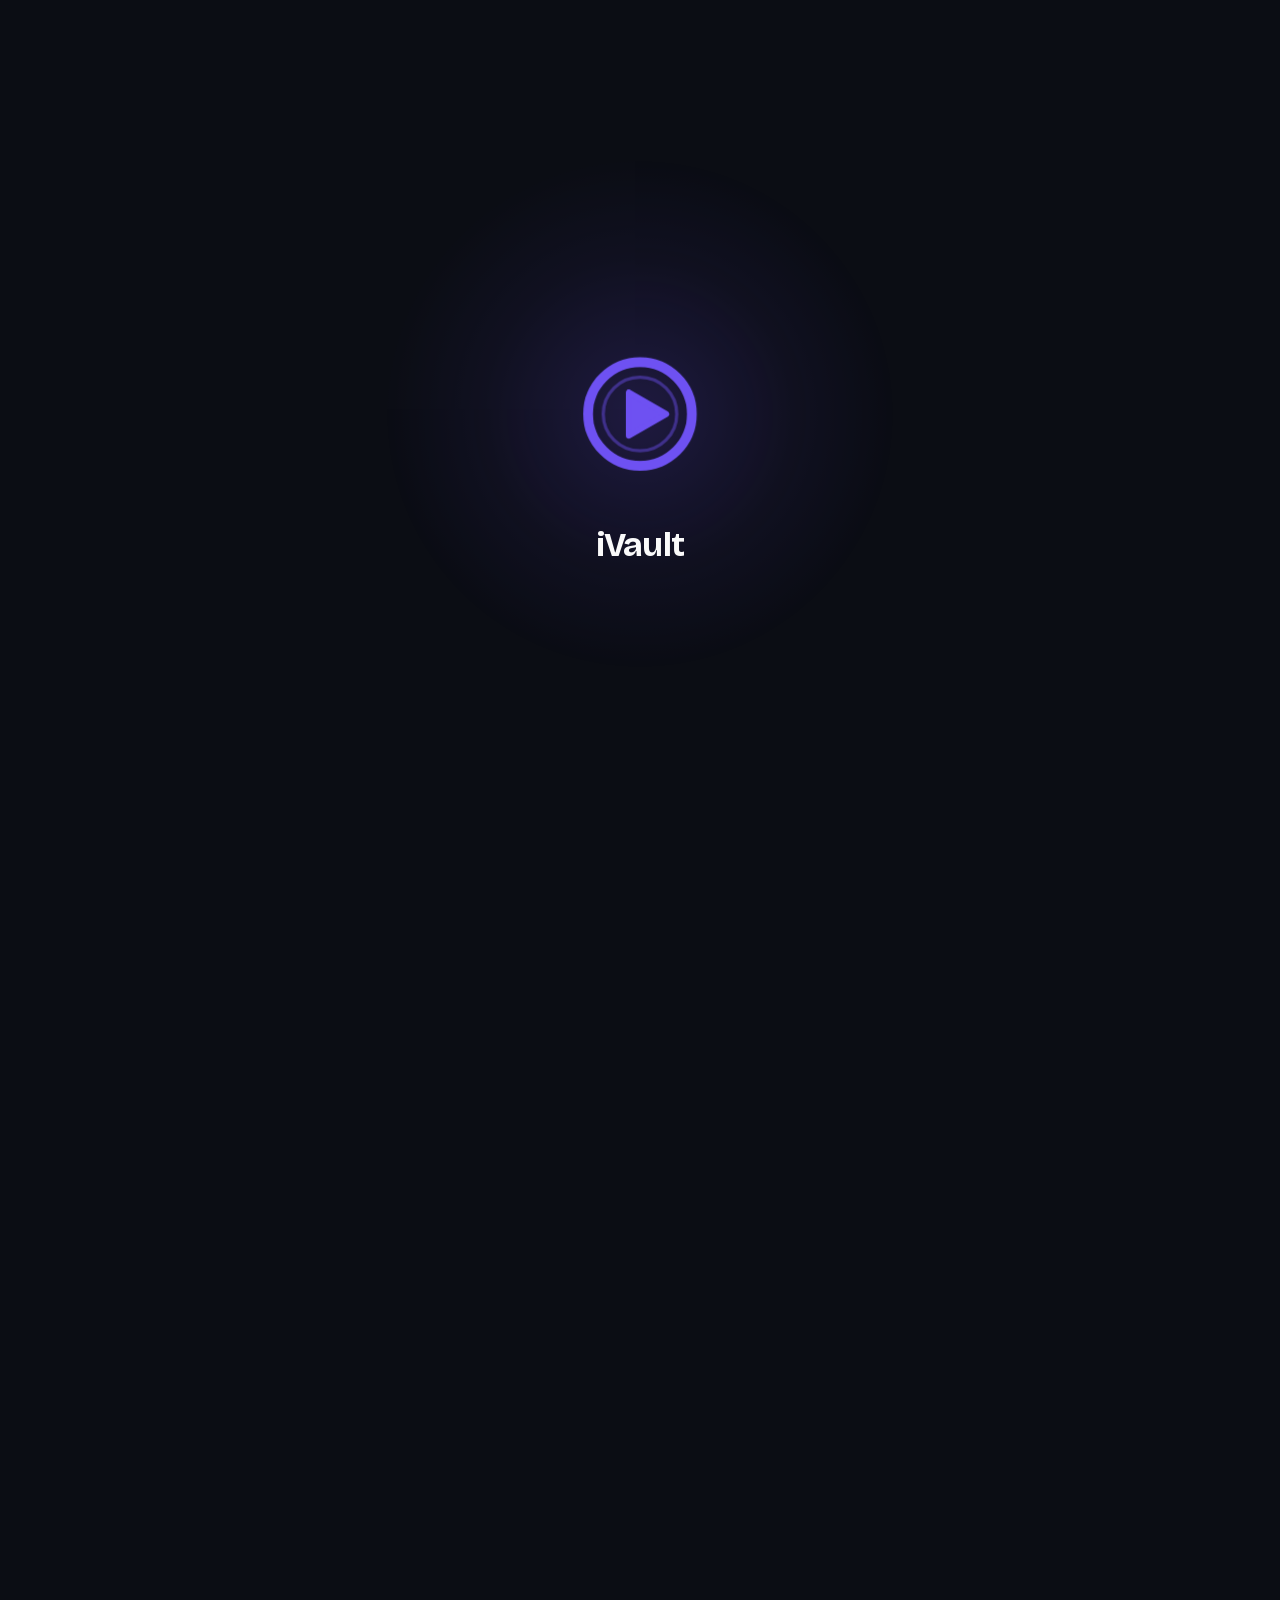
<file: index.html>
<!doctype html>
<html lang="en">
<head>
  <meta charset="utf-8">
  <meta name="viewport" content="width=device-width, initial-scale=1">
  <title>iVault: video to a streaming link, on your own storage</title>
  <meta name="description" content="iVault turns a local video file into a stable HLS streaming link on storage you own: R2, S3, MinIO, Telegram, Google Drive, GitHub, OneDrive, WebDAV or a local folder.">
  <script src="assets/theme.js"></script>
  <script src="assets/intro.js"></script>
  <link rel="icon" href="favicon.ico" sizes="48x48">
  <link rel="icon" href="assets/logo.svg" type="image/svg+xml">
  <link rel="apple-touch-icon" href="assets/icons/apple-touch-icon.png">
  <link rel="manifest" href="site.webmanifest">
  <meta name="theme-color" content="#0b0d14">
  <link rel="canonical" href="https://ivaultkh.github.io/ivault-web/">
  <meta property="og:type" content="website">
  <meta property="og:site_name" content="iVault">
  <meta property="og:title" content="iVault: video to a streaming link, on your own storage">
  <meta property="og:description" content="iVault turns a local video file into a stable HLS streaming link on storage you own: R2, S3, MinIO, Telegram, Google Drive, GitHub, OneDrive, WebDAV or a local folder.">
  <meta property="og:url" content="https://ivaultkh.github.io/ivault-web/">
  <meta property="og:image" content="https://ivaultkh.github.io/ivault-web/assets/og-image.png">
  <meta property="og:image:width" content="1200">
  <meta property="og:image:height" content="630">
  <meta property="og:image:alt" content="iVault: Convert once. Store anywhere. Stream everywhere.">
  <meta name="twitter:card" content="summary_large_image">
  <link rel="stylesheet" href="assets/fonts.css">
  <link rel="stylesheet" href="assets/site.css">
</head>
<body>
  <header class="site-header">
    <div class="container">
      <a class="logo" href="./"><img src="assets/logo.svg" alt="" width="24" height="24">iVault</a>
      <nav class="nav" aria-label="Site">
        <a class="wide" href="#how">How it works</a>
        <a href="download/">Download</a>
        <a href="guide/">Guide</a>
        <a class="wide" href="changelog/">Changelog</a>
        <a href="support/">Support</a>
        <a class="wide" href="privacy/">Privacy</a>
      </nav>
      <button class="btn btn-ghost btn-icon theme-toggle" type="button" aria-label="Toggle light and dark theme">
        <svg class="icon moon" viewBox="0 0 24 24" aria-hidden="true"><path d="M12 3a6 6 0 0 0 9 9 9 9 0 1 1-9-9Z"/></svg>
        <svg class="icon sun" viewBox="0 0 24 24" aria-hidden="true"><circle cx="12" cy="12" r="4"/><path d="M12 2v2M12 20v2m-7.07-17.07 1.41 1.41m11.32 11.32 1.41 1.41M2 12h2m16 0h2M6.34 17.66l-1.41 1.41M19.07 4.93l-1.41 1.41"/></svg>
      </button>
    </div>
  </header>

  <main>
    <section class="hero">
      <div class="container">
        <div>
          <h1>Convert once. Store anywhere. <span>Stream everywhere.</span></h1>
          <p class="lede">iVault is a desktop app that turns a video file on your computer into a playable streaming link (HLS) on storage you already own, then hands you the URL.</p>
          <div class="actions">
            <a class="btn btn-default dl-one" data-download href="download/">
              <svg class="icon" viewBox="0 0 24 24" aria-hidden="true"><path d="M12 15V3"/><path d="M21 15v4a2 2 0 0 1-2 2H5a2 2 0 0 1-2-2v-4"/><path d="m7 10 5 5 5-5"/></svg>
              <span class="dl-label">Download for Windows</span>
              <span class="dl-meta tabular"></span>
            </a>
            <a class="btn btn-outline" href="#how">See how it works</a>
          </div>
        </div>

        <figure class="window" style="margin:0" aria-label="The iVault queue, with four episodes in different stages">
          <div class="window-bar">
            <span class="lights" aria-hidden="true"><i></i><i></i><i></i></span>
            <span class="window-title">Queue</span>
            <span class="badge is-running"><span class="dot"></span>2 running</span>
          </div>
          <ul class="queue">
            <li class="job">
              <span class="poster" aria-hidden="true">EP3</span>
              <div class="job-title">The Lucky Stars<span class="km">Episode 3</span></div>
              <div class="job-side">
                <span class="badge">Cloudflare R2</span>
                <span class="tabular" style="color:var(--muted-foreground);font-size:12px">4 min left</span>
              </div>
              <div class="job-meta">
                <svg class="icon spin is-running" viewBox="0 0 24 24" aria-hidden="true" style="width:14px;height:14px"><path d="M21 12a9 9 0 1 1-6.22-8.56"/></svg>
                <span>Uploading 720p</span>
                <span class="progress live" style="--v:56%"><i></i></span>
                <span class="tabular count">1,284 / 2,310</span>
              </div>
            </li>
            <li class="job">
              <span class="poster p2" aria-hidden="true">EP2</span>
              <div class="job-title">The Lucky Stars<span class="km">Episode 2</span></div>
              <div class="job-side">
                <span class="btn btn-outline btn-sm" aria-hidden="true">
                  <svg class="icon" viewBox="0 0 24 24" style="width:14px;height:14px"><rect width="14" height="14" x="8" y="8" rx="2"/><path d="M4 16c-1.1 0-2-.9-2-2V4c0-1.1.9-2 2-2h10c1.1 0 2 .9 2 2"/></svg>
                  Copy URL
                </span>
              </div>
              <div class="job-meta">
                <svg class="icon is-ready" viewBox="0 0 24 24" aria-hidden="true" style="width:14px;height:14px"><circle cx="12" cy="12" r="10"/><path d="m9 12 2 2 4-4"/></svg>
                <span class="url">media/lucky-stars/ep02/master.m3u8</span>
              </div>
            </li>
            <li class="job">
              <span class="poster p3" aria-hidden="true">EP4</span>
              <div class="job-title">The Lucky Stars<span class="km">Episode 4</span></div>
              <div class="job-side">
                <span class="badge">Google Drive</span>
                <span class="tabular" style="color:var(--muted-foreground);font-size:12px">31%</span>
              </div>
              <div class="job-meta">
                <svg class="icon spin is-running" viewBox="0 0 24 24" aria-hidden="true" style="width:14px;height:14px"><path d="M21 12a9 9 0 1 1-6.22-8.56"/></svg>
                <span>Converting 1080p</span>
                <span class="progress" style="--v:31%"><i></i></span>
              </div>
            </li>
            <li class="job">
              <span class="poster" aria-hidden="true">EP5</span>
              <div class="job-title">The Lucky Stars<span class="km">Episode 5</span></div>
              <div class="job-side">
                <span class="badge">Telegram</span>
              </div>
              <div class="job-meta">
                <svg class="icon is-warn" viewBox="0 0 24 24" aria-hidden="true" style="width:14px;height:14px"><circle cx="12" cy="12" r="10"/><path d="M12 6v6l4 2"/></svg>
                <span class="grow">Retrying in <span class="tabular">38 s</span> · Telegram asked iVault to slow down</span>
              </div>
            </li>
          </ul>
        </figure>
      </div>
    </section>

    <section class="section" id="how">
      <div class="container">
        <div class="section-head">
          <h2>From file to link in five stages</h2>
          <p>These are the stages iVault shows on every job. Each one is checkpointed, so a failed upload resumes where it stopped instead of starting again.</p>
        </div>
        <ol class="pipeline">
          <li>
            <div class="stage"><svg class="icon" viewBox="0 0 24 24" aria-hidden="true"><circle cx="11" cy="11" r="8"/><path d="m21 21-4.3-4.3"/></svg>Analyse</div>
            <p>Reads the file's length, streams and resolution with ffprobe.</p>
          </li>
          <li>
            <div class="stage"><svg class="icon" viewBox="0 0 24 24" aria-hidden="true"><path d="M12.83 2.18a2 2 0 0 0-1.66 0L2.6 6.08a1 1 0 0 0 0 1.83l8.58 3.91a2 2 0 0 0 1.66 0l8.58-3.9a1 1 0 0 0 0-1.83Z"/><path d="m22 17.65-9.17 4.16a2 2 0 0 1-1.66 0L2 17.65"/><path d="m22 12.65-9.17 4.16a2 2 0 0 1-1.66 0L2 12.65"/></svg>Convert</div>
            <p>FFmpeg on your machine makes HLS at 360p, 480p, 720p and 1080p.</p>
          </li>
          <li>
            <div class="stage"><svg class="icon" viewBox="0 0 24 24" aria-hidden="true"><path d="M21 15v4a2 2 0 0 1-2 2H5a2 2 0 0 1-2-2v-4"/><path d="m17 8-5-5-5 5"/><path d="M12 3v12"/></svg>Upload</div>
            <p>Segments go straight to the storage you connected, within its limits.</p>
          </li>
          <li>
            <div class="stage"><svg class="icon" viewBox="0 0 24 24" aria-hidden="true"><path d="M20 13c0 5-3.5 7.5-7.66 8.95a1 1 0 0 1-.67-.01C7.5 20.5 4 18 4 13V6a1 1 0 0 1 1-1c2 0 4.5-1.2 6.24-2.72a1.17 1.17 0 0 1 1.52 0C14.51 3.81 17 5 19 5a1 1 0 0 1 1 1z"/><path d="m9 12 2 2 4-4"/></svg>Verify</div>
            <p>Checks every file is reachable at your public URL before calling it done.</p>
          </li>
          <li>
            <div class="stage"><svg class="icon" viewBox="0 0 24 24" aria-hidden="true"><path d="M10 13a5 5 0 0 0 7.54.54l3-3a5 5 0 0 0-7.07-7.07l-1.72 1.71"/><path d="M14 11a5 5 0 0 0-7.54-.54l-3 3a5 5 0 0 0 7.07 7.07l1.71-1.71"/></svg>Ready</div>
            <p>One stable <code>master.m3u8</code> link. Copy it into any player.</p>
          </li>
        </ol>
      </div>
    </section>

    <section class="section">
      <div class="container split">
        <div class="section-head">
          <h2>Your storage. Your keys.</h2>
          <p>iVault has no account and no server of its own. It only talks to the services you set up.</p>
          <ul class="providers" aria-label="Supported storage">
            <li class="badge provider"><i class="brand-logo" style="--logo:url(brands/cloudflare.svg)" aria-hidden="true"></i>Cloudflare R2</li><li class="badge provider"><svg class="icon" viewBox="0 0 24 24" aria-hidden="true"><ellipse cx="12" cy="5" rx="9" ry="3"/><path d="M3 5v14a9 3 0 0 0 18 0V5"/><path d="M3 12a9 3 0 0 0 18 0"/></svg>Amazon S3</li><li class="badge provider"><i class="brand-logo" style="--logo:url(brands/minio.svg)" aria-hidden="true"></i>MinIO</li><li class="badge provider"><i class="brand-logo" style="--logo:url(brands/telegram.svg)" aria-hidden="true"></i>Telegram</li><li class="badge provider"><i class="brand-logo" style="--logo:url(brands/googledrive.svg)" aria-hidden="true"></i>Google Drive</li><li class="badge provider"><i class="brand-logo" style="--logo:url(brands/github.svg)" aria-hidden="true"></i>GitHub</li><li class="badge provider"><svg class="icon" viewBox="0 0 24 24" aria-hidden="true"><path d="M17.5 19H9a7 7 0 1 1 6.71-9h1.79a4.5 4.5 0 1 1 0 9Z"/></svg>OneDrive</li><li class="badge provider"><svg class="icon" viewBox="0 0 24 24" aria-hidden="true"><circle cx="12" cy="12" r="10"/><path d="M12 2a14.5 14.5 0 0 0 0 20 14.5 14.5 0 0 0 0-20"/><path d="M2 12h20"/></svg>WebDAV</li><li class="badge provider"><svg class="icon" viewBox="0 0 24 24" aria-hidden="true"><path d="M22 12H2"/><path d="M5.45 5.11 2 12v6a2 2 0 0 0 2 2h16a2 2 0 0 0 2-2v-6l-3.45-6.89A2 2 0 0 0 16.76 4H7.24a2 2 0 0 0-1.79 1.11z"/><path d="M6 16h.01M10 16h.01"/></svg>Local / NAS</li>
          </ul>
        </div>
        <ul class="facts">
          <li>
            <span class="icon-box"><svg class="icon" viewBox="0 0 24 24" aria-hidden="true"><rect width="18" height="11" x="3" y="11" rx="2"/><path d="M7 11V7a5 5 0 0 1 10 0v4"/></svg></span>
            <b>Credentials stay in your keychain</b>
            <p>Access keys, bot tokens and sign-ins live in Windows Credential Manager, macOS Keychain or the Linux Secret Service, never in plain files.</p>
          </li>
          <li>
            <span class="icon-box"><svg class="icon" viewBox="0 0 24 24" aria-hidden="true"><path d="M20 13c0 5-3.5 7.5-7.66 8.95a1 1 0 0 1-.67-.01C7.5 20.5 4 18 4 13V6a1 1 0 0 1 1-1c2 0 4.5-1.2 6.24-2.72a1.17 1.17 0 0 1 1.52 0C14.51 3.81 17 5 19 5a1 1 0 0 1 1 1z"/><path d="m9 12 2 2 4-4"/></svg></span>
            <b>No telemetry</b>
            <p>No analytics, crash reporting or tracking code. Your library and job history are a database on your computer.</p>
          </li>
          <li>
            <span class="icon-box"><svg class="icon" viewBox="0 0 24 24" aria-hidden="true"><path d="M12 22v-5"/><path d="M9 8V2"/><path d="M15 8V2"/><path d="M18 8v5a4 4 0 0 1-4 4h-4a4 4 0 0 1-4-4V8Z"/></svg></span>
            <b>Only what you connect</b>
            <p>Uploads go to your storage. TMDB lookups and Gemini translation use your own keys, and only when you ask.</p>
          </li>
        </ul>
      </div>
    </section>

    <section class="cta-band">
      <div class="container">
        <h2>Questions about setup, storage or your data?</h2>
        <div class="actions">
          <a class="btn btn-default dl-one" data-download href="download/"><span class="dl-label">Download for Windows</span></a>
          <a class="btn btn-outline" href="support/">Read the support guide</a>
          <a class="btn btn-outline" href="privacy/">Privacy policy</a>
        </div>
      </div>
    </section>
  </main>

  <footer class="site-footer">
    <div class="container">
      <span>© 2026 iVaultkh · MIT License</span>
      <nav aria-label="Footer"><a href="./"><svg class="icon" viewBox="0 0 24 24" aria-hidden="true"><path d="M15 21v-8a1 1 0 0 0-1-1h-4a1 1 0 0 0-1 1v8"/><path d="M3 10a2 2 0 0 1 .71-1.53l7-6a2 2 0 0 1 2.58 0l7 6A2 2 0 0 1 21 10v9a2 2 0 0 1-2 2H5a2 2 0 0 1-2-2z"/></svg>Home</a><a href="download/"><svg class="icon" viewBox="0 0 24 24" aria-hidden="true"><path d="M12 15V3"/><path d="M21 15v4a2 2 0 0 1-2 2H5a2 2 0 0 1-2-2v-4"/><path d="m7 10 5 5 5-5"/></svg>Download</a><a href="guide/"><svg class="icon" viewBox="0 0 24 24" aria-hidden="true"><path d="M12 7v14"/><path d="M3 18a1 1 0 0 1-1-1V4a1 1 0 0 1 1-1h5a4 4 0 0 1 4 4 4 4 0 0 1 4-4h5a1 1 0 0 1 1 1v13a1 1 0 0 1-1 1h-6a3 3 0 0 0-3 3 3 3 0 0 0-3-3z"/></svg>Guide</a><a href="changelog/"><svg class="icon" viewBox="0 0 24 24" aria-hidden="true"><path d="M3 12h.01M3 18h.01M3 6h.01M8 12h13M8 18h13M8 6h13"/></svg>Changelog</a><a href="support/"><svg class="icon" viewBox="0 0 24 24" aria-hidden="true"><circle cx="12" cy="12" r="10"/><path d="m4.93 4.93 4.24 4.24m5.66 0 4.24-4.24m-4.24 9.9 4.24 4.24m-9.9 0-4.24 4.24"/><circle cx="12" cy="12" r="4"/></svg>Support</a><a href="privacy/"><svg class="icon" viewBox="0 0 24 24" aria-hidden="true"><path d="M20 13c0 5-3.5 7.5-7.66 8.95a1 1 0 0 1-.67-.01C7.5 20.5 4 18 4 13V6a1 1 0 0 1 1-1c2 0 4.5-1.2 6.24-2.72a1.17 1.17 0 0 1 1.52 0C14.51 3.81 17 5 19 5a1 1 0 0 1 1 1z"/><path d="m9 12 2 2 4-4"/></svg>Privacy</a><a href="https://github.com/iVaultkh/ivault-web"><i class="brand-logo" style="--logo:url(brands/github.svg)" aria-hidden="true"></i>GitHub</a></nav>
    </div>
  </footer>
  <script src="assets/download.js"></script>
</body>
</html>
</file>
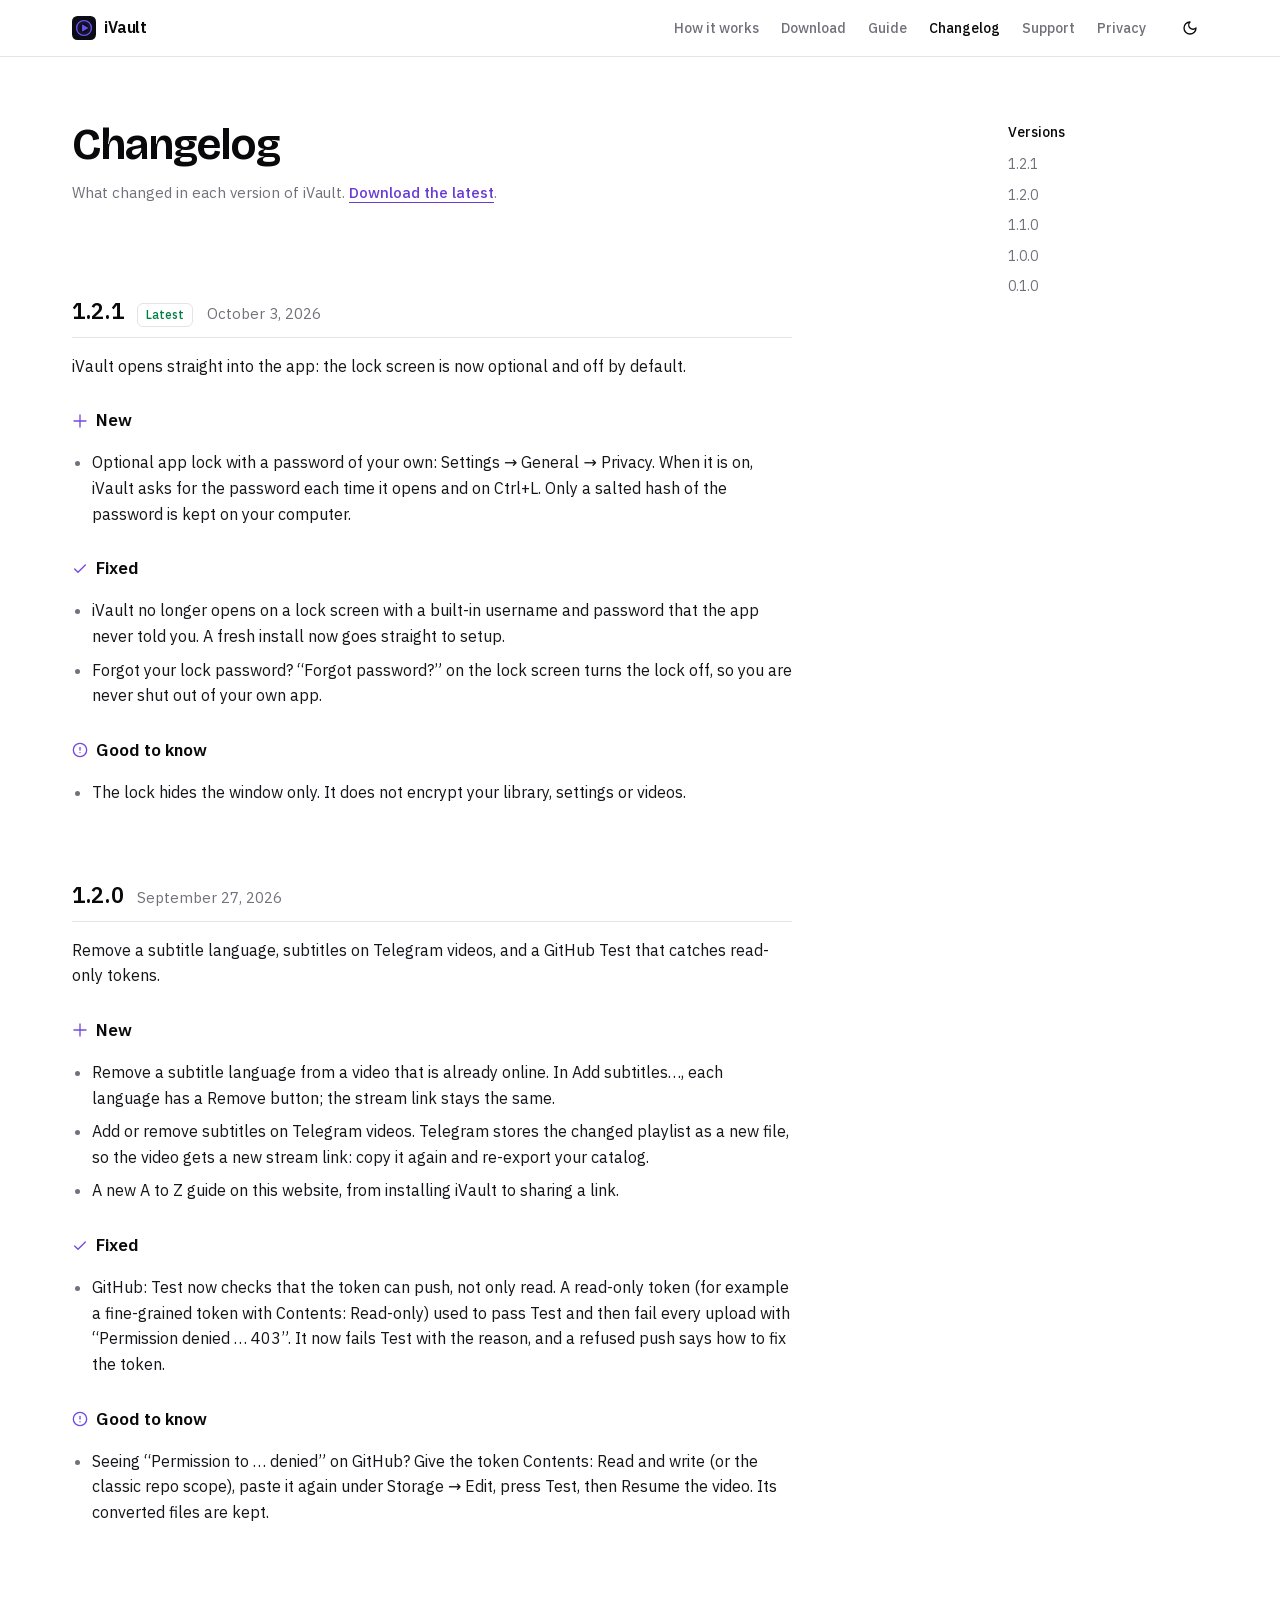
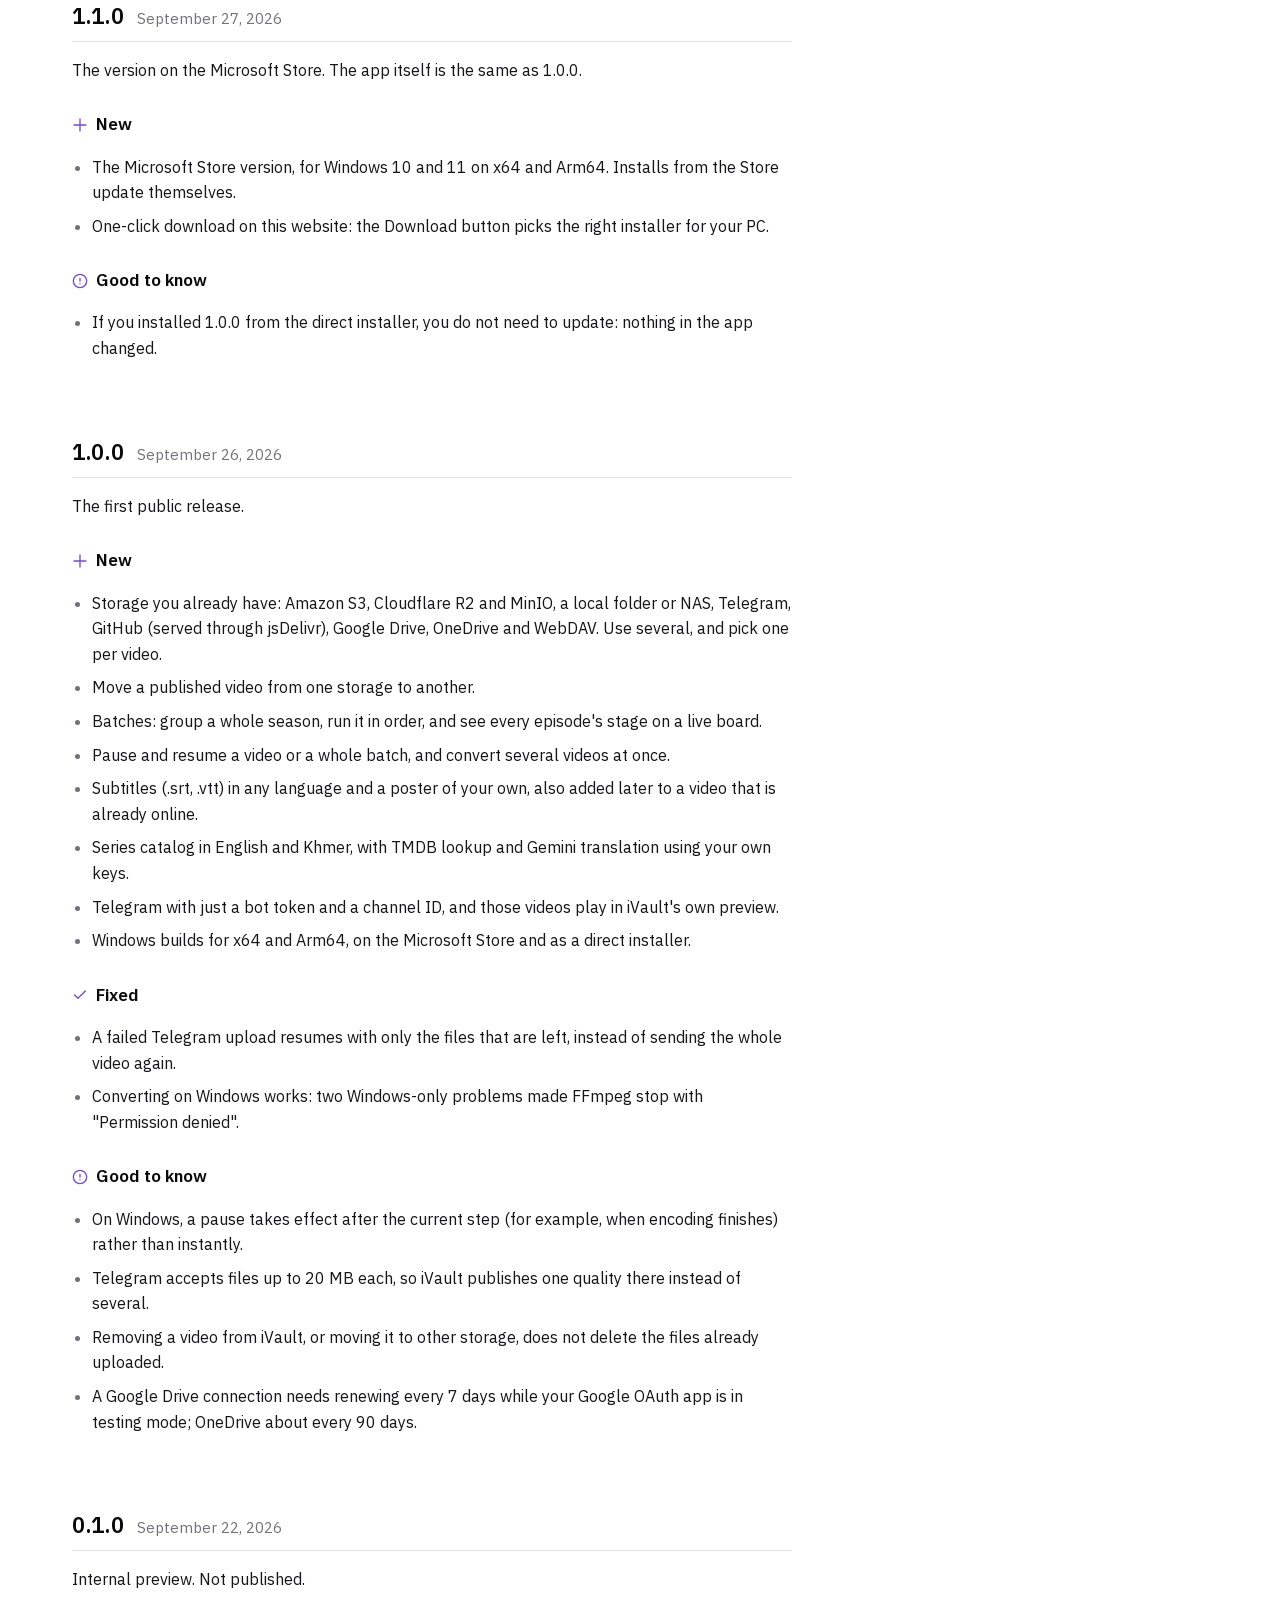
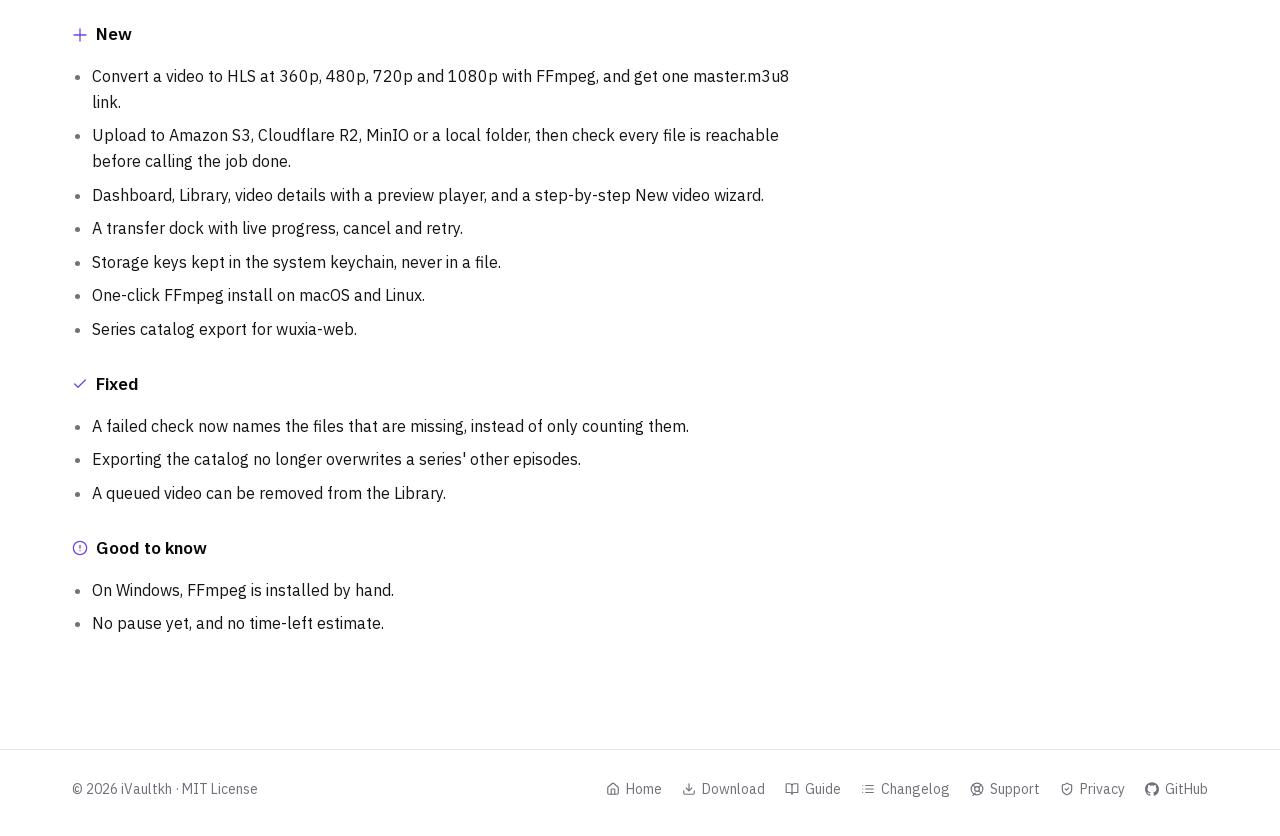
<file: changelog/index.html>
<!doctype html>
<html lang="en">
<head>
  <meta charset="utf-8">
  <meta name="viewport" content="width=device-width, initial-scale=1">
  <title>iVault changelog</title>
  <meta name="description" content="What's new in each version of iVault, in plain language.">
  <script src="../assets/theme.js"></script>
  <link rel="icon" href="../favicon.ico" sizes="48x48">
  <link rel="icon" href="../assets/logo.svg" type="image/svg+xml">
  <link rel="apple-touch-icon" href="../assets/icons/apple-touch-icon.png">
  <link rel="manifest" href="../site.webmanifest">
  <meta name="theme-color" content="#0b0d14">
  <link rel="canonical" href="https://ivaultkh.github.io/ivault-web/changelog/">
  <meta property="og:type" content="website">
  <meta property="og:site_name" content="iVault">
  <meta property="og:title" content="iVault changelog">
  <meta property="og:description" content="What's new in each version of iVault.">
  <meta property="og:url" content="https://ivaultkh.github.io/ivault-web/changelog/">
  <meta property="og:image" content="https://ivaultkh.github.io/ivault-web/assets/og-image.png">
  <meta name="twitter:card" content="summary_large_image">
  <link rel="stylesheet" href="../assets/fonts.css">
  <link rel="stylesheet" href="../assets/site.css">
</head>
<body>
  <header class="site-header">
    <div class="container">
      <a class="logo" href="../"><img src="../assets/logo.svg" alt="" width="24" height="24">iVault</a>
      <nav class="nav" aria-label="Site">
        <a class="wide" href="../#how">How it works</a>
        <a href="../download/">Download</a>
        <a href="../guide/">Guide</a>
        <a class="wide" href="./" aria-current="page">Changelog</a>
        <a href="../support/">Support</a>
        <a class="wide" href="../privacy/">Privacy</a>
      </nav>
      <button class="btn btn-ghost btn-icon theme-toggle" type="button" aria-label="Toggle light and dark theme">
        <svg class="icon moon" viewBox="0 0 24 24" aria-hidden="true"><path d="M12 3a6 6 0 0 0 9 9 9 9 0 1 1-9-9Z"/></svg>
        <svg class="icon sun" viewBox="0 0 24 24" aria-hidden="true"><circle cx="12" cy="12" r="4"/><path d="M12 2v2M12 20v2m-7.07-17.07 1.41 1.41m11.32 11.32 1.41 1.41M2 12h2m16 0h2M6.34 17.66l-1.41 1.41M19.07 4.93l-1.41 1.41"/></svg>
      </button>
    </div>
  </header>

  <main class="container docs">
    <article class="prose">
      <h1>Changelog</h1>
      <p class="meta">What changed in each version of iVault. <a href="../download/">Download the latest</a>.</p>

      <div id="releases" aria-live="polite">
        <noscript><p>Turn on JavaScript to see the release notes, or read them on <a href="https://github.com/iVaultkh/ivault-web/releases">GitHub Releases</a>.</p></noscript>
      </div>
    </article>

    <aside class="toc" aria-label="Versions">
      <p>Versions</p>
      <ul id="versions"></ul>
    </aside>
  </main>

  <footer class="site-footer">
    <div class="container">
      <span>© 2026 iVaultkh · MIT License</span>
      <nav aria-label="Footer"><a href="../"><svg class="icon" viewBox="0 0 24 24" aria-hidden="true"><path d="M15 21v-8a1 1 0 0 0-1-1h-4a1 1 0 0 0-1 1v8"/><path d="M3 10a2 2 0 0 1 .71-1.53l7-6a2 2 0 0 1 2.58 0l7 6A2 2 0 0 1 21 10v9a2 2 0 0 1-2 2H5a2 2 0 0 1-2-2z"/></svg>Home</a><a href="../download/"><svg class="icon" viewBox="0 0 24 24" aria-hidden="true"><path d="M12 15V3"/><path d="M21 15v4a2 2 0 0 1-2 2H5a2 2 0 0 1-2-2v-4"/><path d="m7 10 5 5 5-5"/></svg>Download</a><a href="../guide/"><svg class="icon" viewBox="0 0 24 24" aria-hidden="true"><path d="M12 7v14"/><path d="M3 18a1 1 0 0 1-1-1V4a1 1 0 0 1 1-1h5a4 4 0 0 1 4 4 4 4 0 0 1 4-4h5a1 1 0 0 1 1 1v13a1 1 0 0 1-1 1h-6a3 3 0 0 0-3 3 3 3 0 0 0-3-3z"/></svg>Guide</a><a href="./"><svg class="icon" viewBox="0 0 24 24" aria-hidden="true"><path d="M3 12h.01M3 18h.01M3 6h.01M8 12h13M8 18h13M8 6h13"/></svg>Changelog</a><a href="../support/"><svg class="icon" viewBox="0 0 24 24" aria-hidden="true"><circle cx="12" cy="12" r="10"/><path d="m4.93 4.93 4.24 4.24m5.66 0 4.24-4.24m-4.24 9.9 4.24 4.24m-9.9 0-4.24 4.24"/><circle cx="12" cy="12" r="4"/></svg>Support</a><a href="../privacy/"><svg class="icon" viewBox="0 0 24 24" aria-hidden="true"><path d="M20 13c0 5-3.5 7.5-7.66 8.95a1 1 0 0 1-.67-.01C7.5 20.5 4 18 4 13V6a1 1 0 0 1 1-1c2 0 4.5-1.2 6.24-2.72a1.17 1.17 0 0 1 1.52 0C14.51 3.81 17 5 19 5a1 1 0 0 1 1 1z"/><path d="m9 12 2 2 4-4"/></svg>Privacy</a><a href="https://github.com/iVaultkh/ivault-web"><i class="brand-logo" style="--logo:url(brands/github.svg)" aria-hidden="true"></i>GitHub</a></nav>
    </div>
  </footer>
  <script src="../assets/changelog.js" data-src="releases.json"></script>
</body>
</html>
</file>
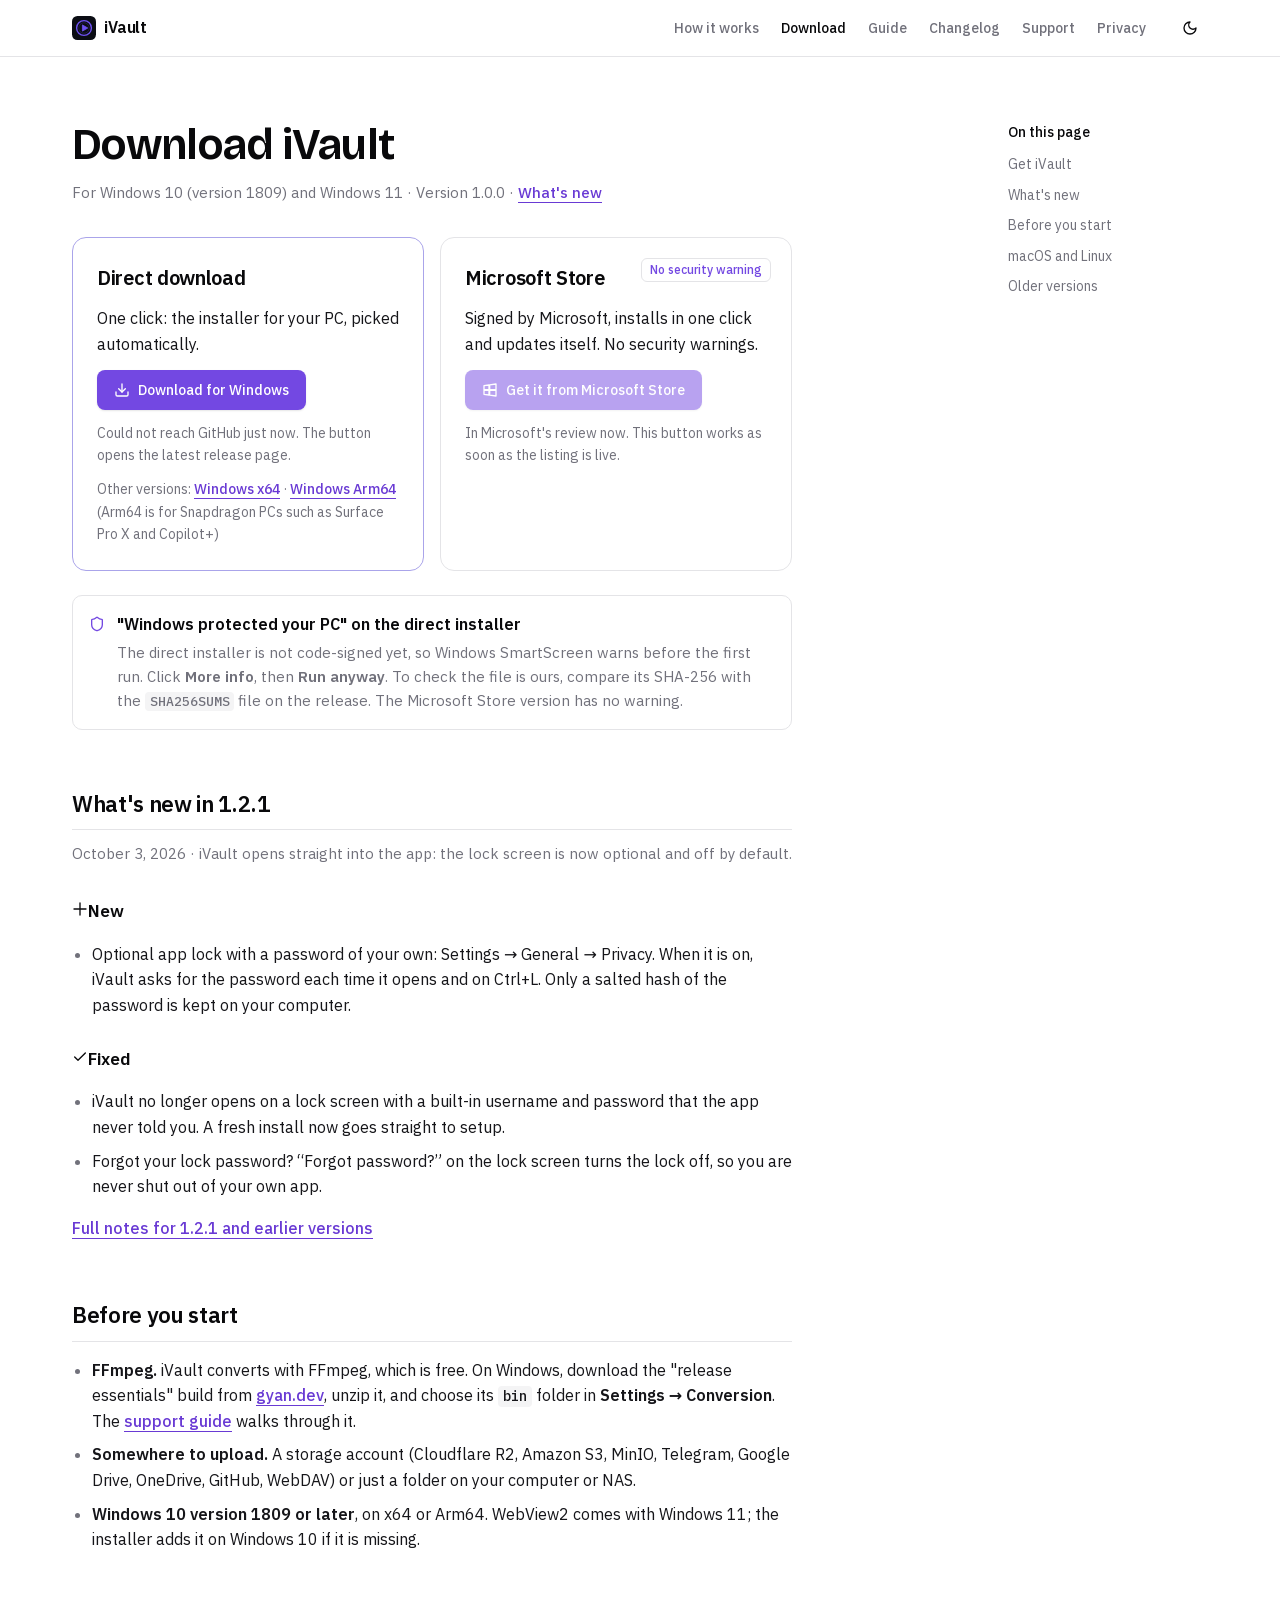
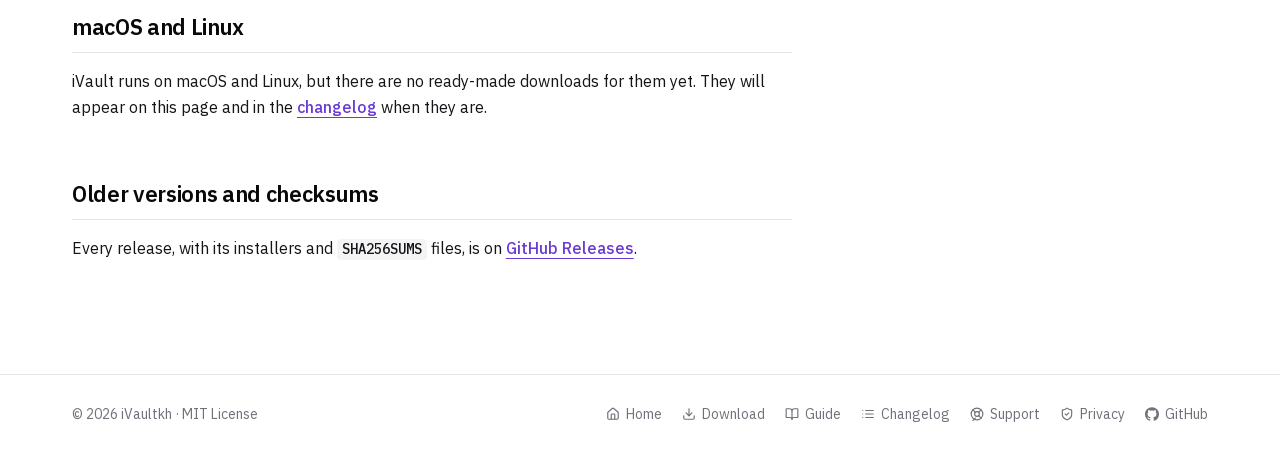
<file: download/index.html>
<!doctype html>
<html lang="en">
<head>
  <meta charset="utf-8">
  <meta name="viewport" content="width=device-width, initial-scale=1">
  <title>Download iVault for Windows</title>
  <meta name="description" content="Download iVault for Windows 10 and 11, from the Microsoft Store or as a direct installer for x64 and Arm64.">
  <script src="../assets/theme.js"></script>
  <link rel="icon" href="../favicon.ico" sizes="48x48">
  <link rel="icon" href="../assets/logo.svg" type="image/svg+xml">
  <link rel="apple-touch-icon" href="../assets/icons/apple-touch-icon.png">
  <link rel="manifest" href="../site.webmanifest">
  <meta name="theme-color" content="#0b0d14">
  <link rel="canonical" href="https://ivaultkh.github.io/ivault-web/download/">
  <meta property="og:type" content="website">
  <meta property="og:site_name" content="iVault">
  <meta property="og:title" content="Download iVault for Windows">
  <meta property="og:description" content="Get iVault from the Microsoft Store, or download the installer for x64 or Arm64.">
  <meta property="og:url" content="https://ivaultkh.github.io/ivault-web/download/">
  <meta property="og:image" content="https://ivaultkh.github.io/ivault-web/assets/og-image.png">
  <meta name="twitter:card" content="summary_large_image">
  <link rel="stylesheet" href="../assets/fonts.css">
  <link rel="stylesheet" href="../assets/site.css">
</head>
<body>
  <header class="site-header">
    <div class="container">
      <a class="logo" href="../"><img src="../assets/logo.svg" alt="" width="24" height="24">iVault</a>
      <nav class="nav" aria-label="Site">
        <a class="wide" href="../#how">How it works</a>
        <a href="./" aria-current="page">Download</a>
        <a href="../guide/">Guide</a>
        <a class="wide" href="../changelog/">Changelog</a>
        <a href="../support/">Support</a>
        <a class="wide" href="../privacy/">Privacy</a>
      </nav>
      <button class="btn btn-ghost btn-icon theme-toggle" type="button" aria-label="Toggle light and dark theme">
        <svg class="icon moon" viewBox="0 0 24 24" aria-hidden="true"><path d="M12 3a6 6 0 0 0 9 9 9 9 0 1 1-9-9Z"/></svg>
        <svg class="icon sun" viewBox="0 0 24 24" aria-hidden="true"><circle cx="12" cy="12" r="4"/><path d="M12 2v2M12 20v2m-7.07-17.07 1.41 1.41m11.32 11.32 1.41 1.41M2 12h2m16 0h2M6.34 17.66l-1.41 1.41M19.07 4.93l-1.41 1.41"/></svg>
      </button>
    </div>
  </header>

  <main class="container docs">
    <article class="prose">
      <h1>Download iVault</h1>
      <p class="meta">For Windows 10 (version 1809) and Windows 11 · <span id="dl-version">Version 1.0.0</span> · <a href="../changelog/">What's new</a></p>

      <!--
        The Store button goes live when data-store-live="true". Until
        Microsoft's review passes, the listing URL shows "not found", so the
        button stays disabled and says why.
      -->
      <section class="dl-grid" id="get" aria-label="Ways to get iVault">
        <div class="card dl-card dl-recommended">
          <h2>Direct download</h2>
          <p>One click: the installer for your PC, picked automatically.</p>
          <a class="btn btn-default dl-one" data-download href="https://github.com/iVaultkh/ivault-web/releases/latest">
            <svg class="icon" viewBox="0 0 24 24" aria-hidden="true"><path d="M12 15V3"/><path d="M21 15v4a2 2 0 0 1-2 2H5a2 2 0 0 1-2-2v-4"/><path d="m7 10 5 5 5-5"/></svg>
            <span class="dl-label">Download for Windows</span>
            <span class="dl-meta tabular"></span>
          </a>
          <p class="dl-note" id="dl-status">Checking the latest release…</p>
          <p class="dl-note dl-other">Other versions: <a id="dl-x64" href="https://github.com/iVaultkh/ivault-web/releases/latest">Windows x64</a> · <a id="dl-arm64" href="https://github.com/iVaultkh/ivault-web/releases/latest">Windows Arm64</a> <span class="dl-hint">(Arm64 is for Snapdragon PCs such as Surface Pro X and Copilot+)</span></p>
        </div>

        <div class="card dl-card" id="store" data-store-live="false">
          <span class="badge dl-tag">No security warning</span>
          <h2>Microsoft Store</h2>
          <p>Signed by Microsoft, installs in one click and updates itself. No security warnings.</p>
          <a class="btn btn-default dl-store" href="https://apps.microsoft.com/detail/9PMVF5298D1D">
            <svg class="icon" viewBox="0 0 24 24" aria-hidden="true"><path d="M3 5.5 10.5 4.5v7H3ZM11.5 4.4 21 3v8.5h-9.5ZM3 12.5h7.5v7L3 18.5ZM11.5 12.5H21V21l-9.5-1.4Z"/></svg>
            Get it from Microsoft Store
          </a>
          <p class="dl-note" id="store-note">In Microsoft's review now. This button works as soon as the listing is live.</p>
        </div>
      </section>

      <div class="alert" role="note">
        <svg class="icon" viewBox="0 0 24 24" aria-hidden="true"><path d="M20 13c0 5-3.5 7.5-7.66 8.95a1 1 0 0 1-.67-.01C7.5 20.5 4 18 4 13V6a1 1 0 0 1 1-1c2 0 4.5-1.2 6.24-2.72a1.17 1.17 0 0 1 1.52 0C14.51 3.81 17 5 19 5a1 1 0 0 1 1 1z"/></svg>
        <span class="alert-title">"Windows protected your PC" on the direct installer</span>
        <p class="alert-body">The direct installer is not code-signed yet, so Windows SmartScreen warns before the first run. Click <b>More info</b>, then <b>Run anyway</b>. To check the file is ours, compare its SHA-256 with the <code>SHA256SUMS</code> file on the release. The Microsoft Store version has no warning.</p>
      </div>

      <section id="whats-new" hidden></section>

      <h2 id="before">Before you start</h2>
      <ul>
        <li><b>FFmpeg.</b> iVault converts with FFmpeg, which is free. On Windows, download the "release essentials" build from <a href="https://www.gyan.dev/ffmpeg/builds/">gyan.dev</a>, unzip it, and choose its <code>bin</code> folder in <b>Settings → Conversion</b>. The <a href="../support/">support guide</a> walks through it.</li>
        <li><b>Somewhere to upload.</b> A storage account (Cloudflare R2, Amazon S3, MinIO, Telegram, Google Drive, OneDrive, GitHub, WebDAV) or just a folder on your computer or NAS.</li>
        <li><b>Windows 10 version 1809 or later</b>, on x64 or Arm64. WebView2 comes with Windows 11; the installer adds it on Windows 10 if it is missing.</li>
      </ul>

      <h2 id="other">macOS and Linux</h2>
      <p>iVault runs on macOS and Linux, but there are no ready-made downloads for them yet. They will appear on this page and in the <a href="../changelog/">changelog</a> when they are.</p>

      <h2 id="all">Older versions and checksums</h2>
      <p>Every release, with its installers and <code>SHA256SUMS</code> files, is on <a href="https://github.com/iVaultkh/ivault-web/releases">GitHub Releases</a>.</p>
    </article>

    <aside class="toc" aria-label="On this page">
      <p>On this page</p>
      <ul>
        <li><a href="#get">Get iVault</a></li>
        <li><a href="#new">What's new</a></li>
        <li><a href="#before">Before you start</a></li>
        <li><a href="#other">macOS and Linux</a></li>
        <li><a href="#all">Older versions</a></li>
      </ul>
    </aside>
  </main>

  <footer class="site-footer">
    <div class="container">
      <span>© 2026 iVaultkh · MIT License</span>
      <nav aria-label="Footer"><a href="../"><svg class="icon" viewBox="0 0 24 24" aria-hidden="true"><path d="M15 21v-8a1 1 0 0 0-1-1h-4a1 1 0 0 0-1 1v8"/><path d="M3 10a2 2 0 0 1 .71-1.53l7-6a2 2 0 0 1 2.58 0l7 6A2 2 0 0 1 21 10v9a2 2 0 0 1-2 2H5a2 2 0 0 1-2-2z"/></svg>Home</a><a href="./"><svg class="icon" viewBox="0 0 24 24" aria-hidden="true"><path d="M12 15V3"/><path d="M21 15v4a2 2 0 0 1-2 2H5a2 2 0 0 1-2-2v-4"/><path d="m7 10 5 5 5-5"/></svg>Download</a><a href="../guide/"><svg class="icon" viewBox="0 0 24 24" aria-hidden="true"><path d="M12 7v14"/><path d="M3 18a1 1 0 0 1-1-1V4a1 1 0 0 1 1-1h5a4 4 0 0 1 4 4 4 4 0 0 1 4-4h5a1 1 0 0 1 1 1v13a1 1 0 0 1-1 1h-6a3 3 0 0 0-3 3 3 3 0 0 0-3-3z"/></svg>Guide</a><a href="../changelog/"><svg class="icon" viewBox="0 0 24 24" aria-hidden="true"><path d="M3 12h.01M3 18h.01M3 6h.01M8 12h13M8 18h13M8 6h13"/></svg>Changelog</a><a href="../support/"><svg class="icon" viewBox="0 0 24 24" aria-hidden="true"><circle cx="12" cy="12" r="10"/><path d="m4.93 4.93 4.24 4.24m5.66 0 4.24-4.24m-4.24 9.9 4.24 4.24m-9.9 0-4.24 4.24"/><circle cx="12" cy="12" r="4"/></svg>Support</a><a href="../privacy/"><svg class="icon" viewBox="0 0 24 24" aria-hidden="true"><path d="M20 13c0 5-3.5 7.5-7.66 8.95a1 1 0 0 1-.67-.01C7.5 20.5 4 18 4 13V6a1 1 0 0 1 1-1c2 0 4.5-1.2 6.24-2.72a1.17 1.17 0 0 1 1.52 0C14.51 3.81 17 5 19 5a1 1 0 0 1 1 1z"/><path d="m9 12 2 2 4-4"/></svg>Privacy</a><a href="https://github.com/iVaultkh/ivault-web"><i class="brand-logo" style="--logo:url(brands/github.svg)" aria-hidden="true"></i>GitHub</a></nav>
    </div>
  </footer>
  <script src="../assets/download.js"></script>
  <script src="../assets/changelog.js" data-src="../changelog/releases.json"></script>
</body>
</html>
</file>
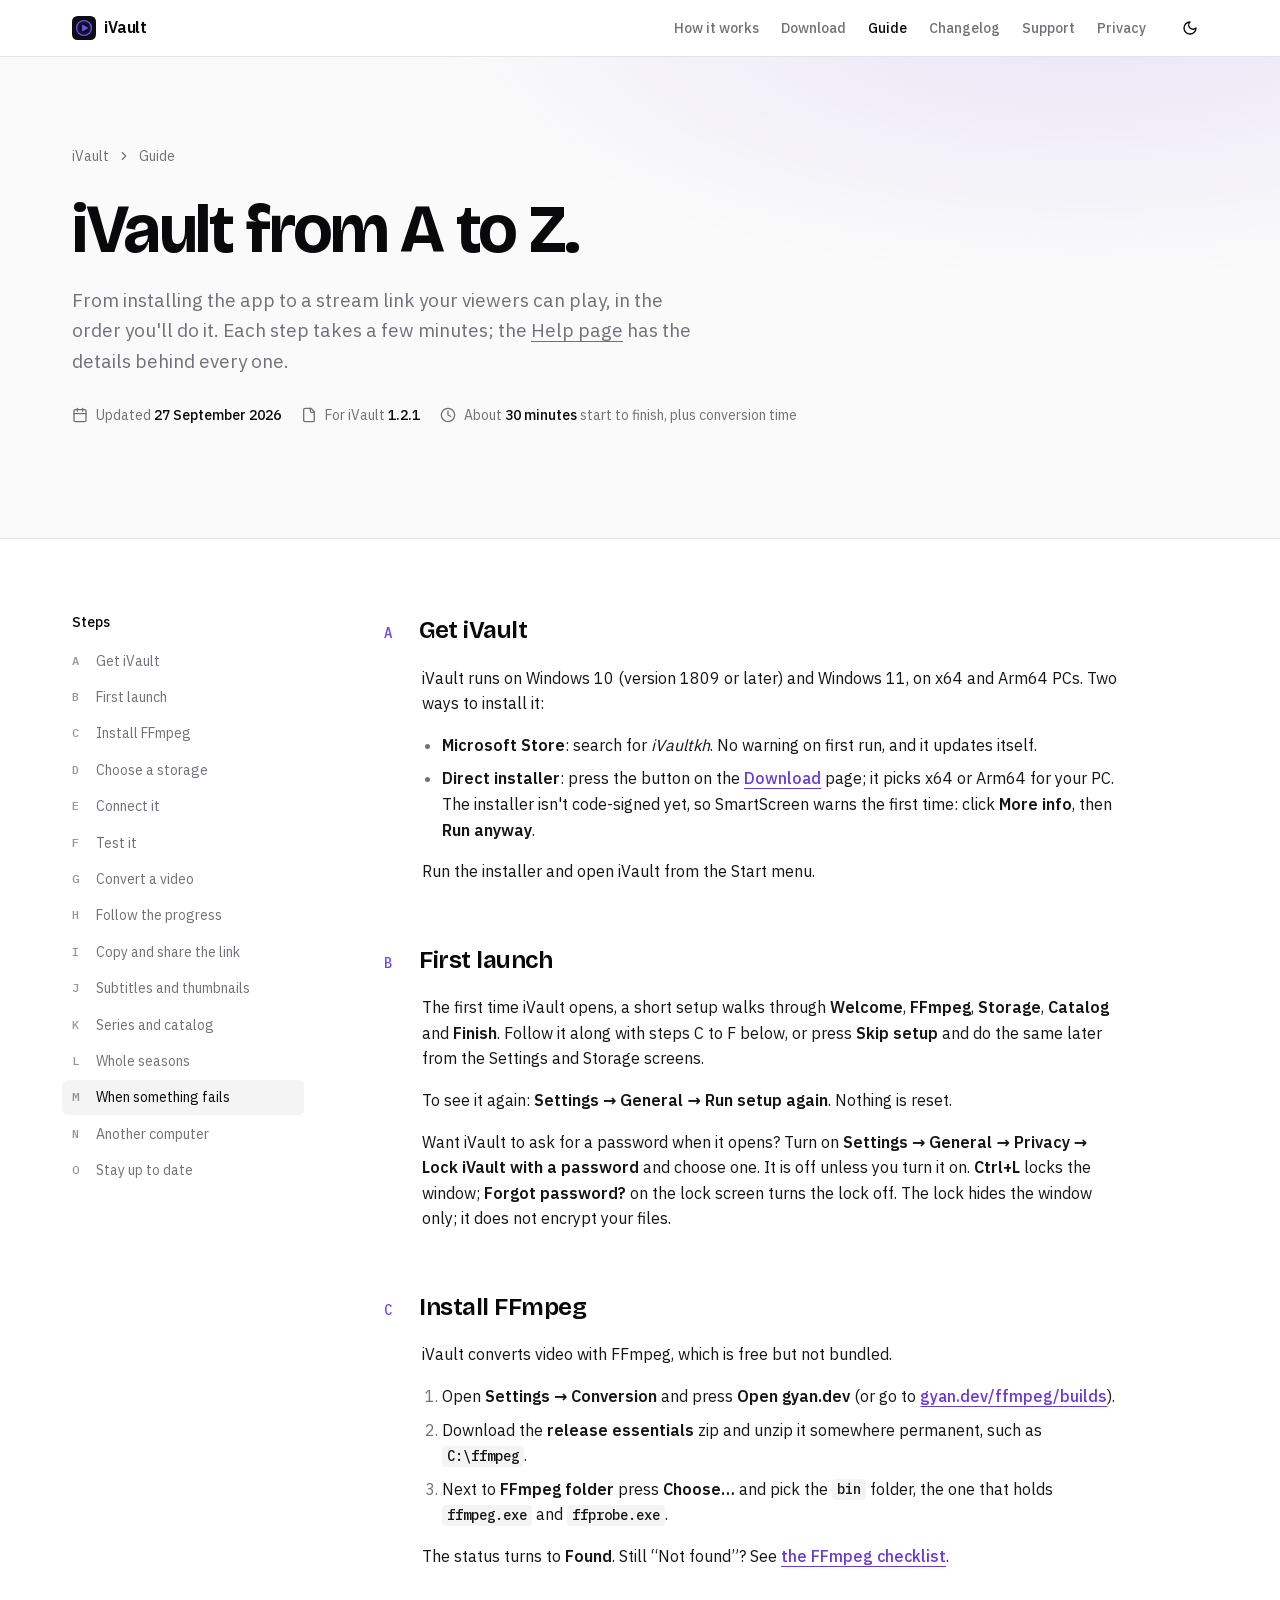
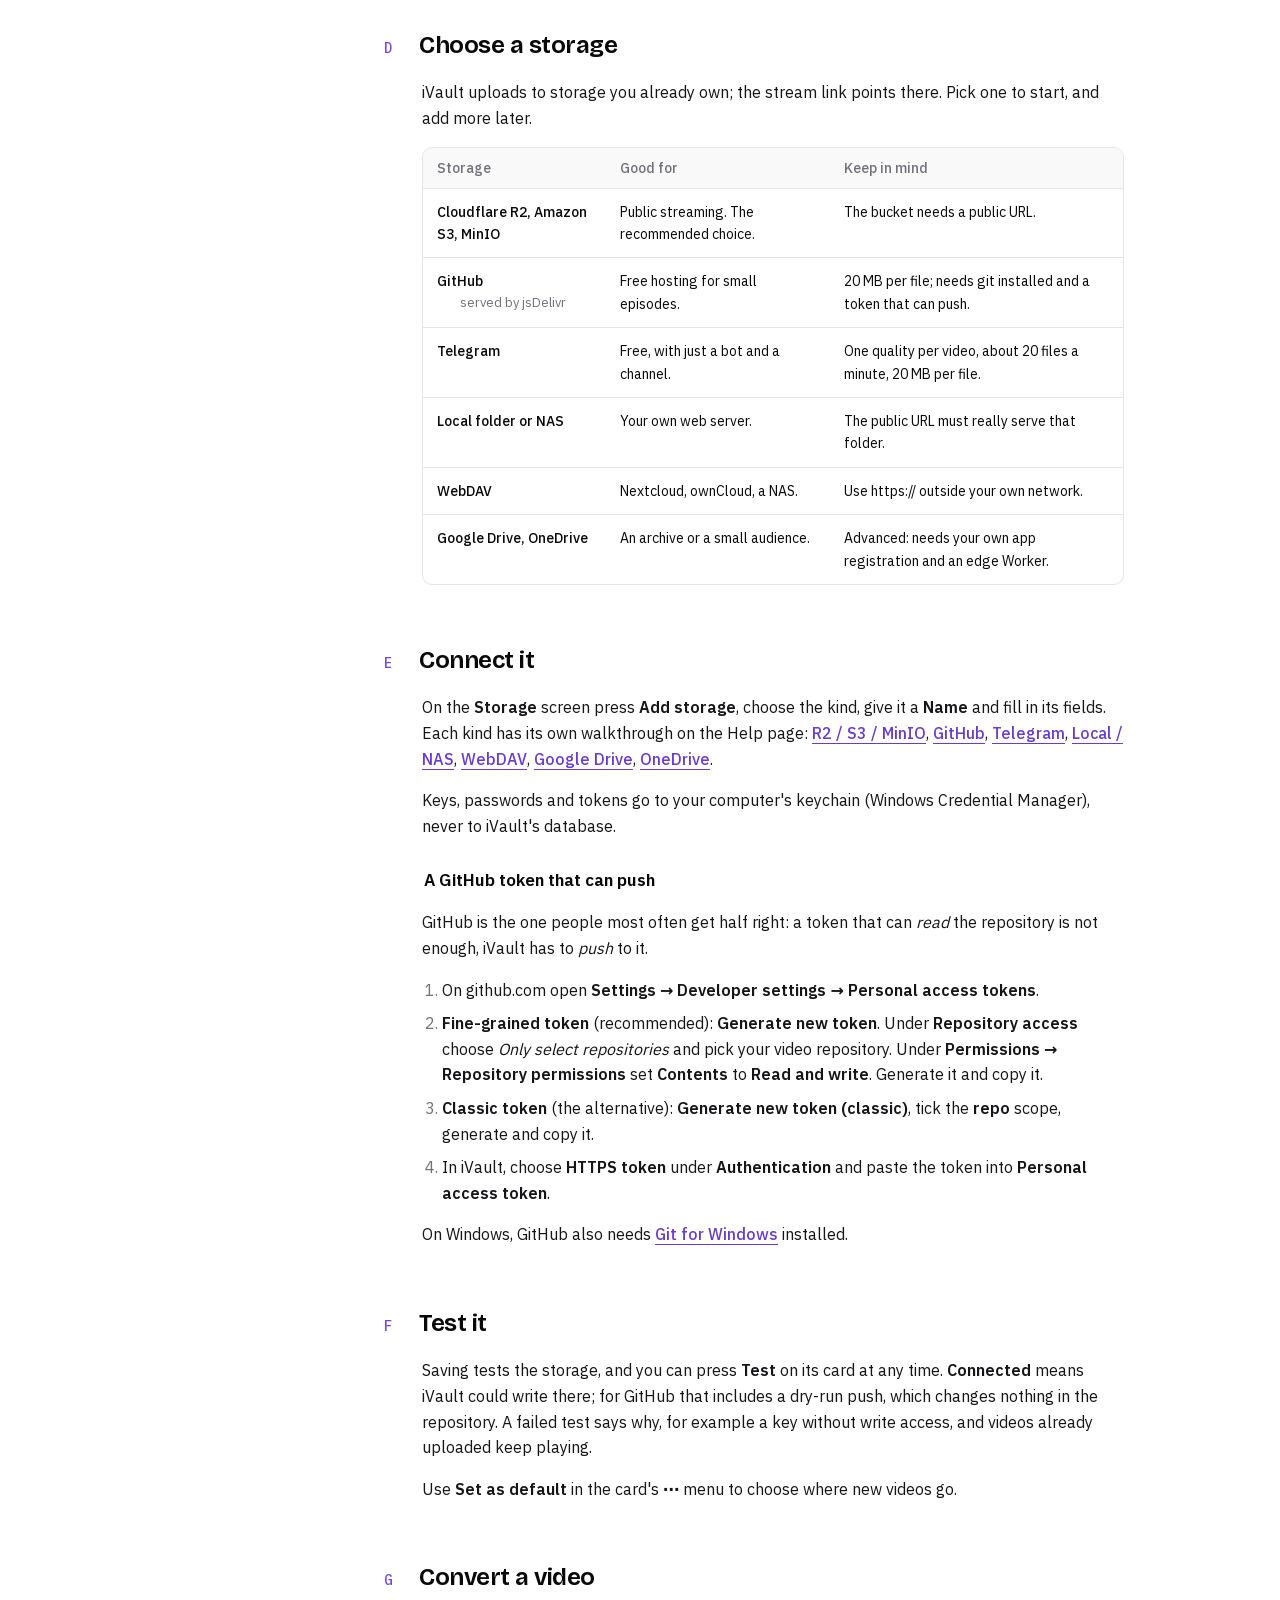
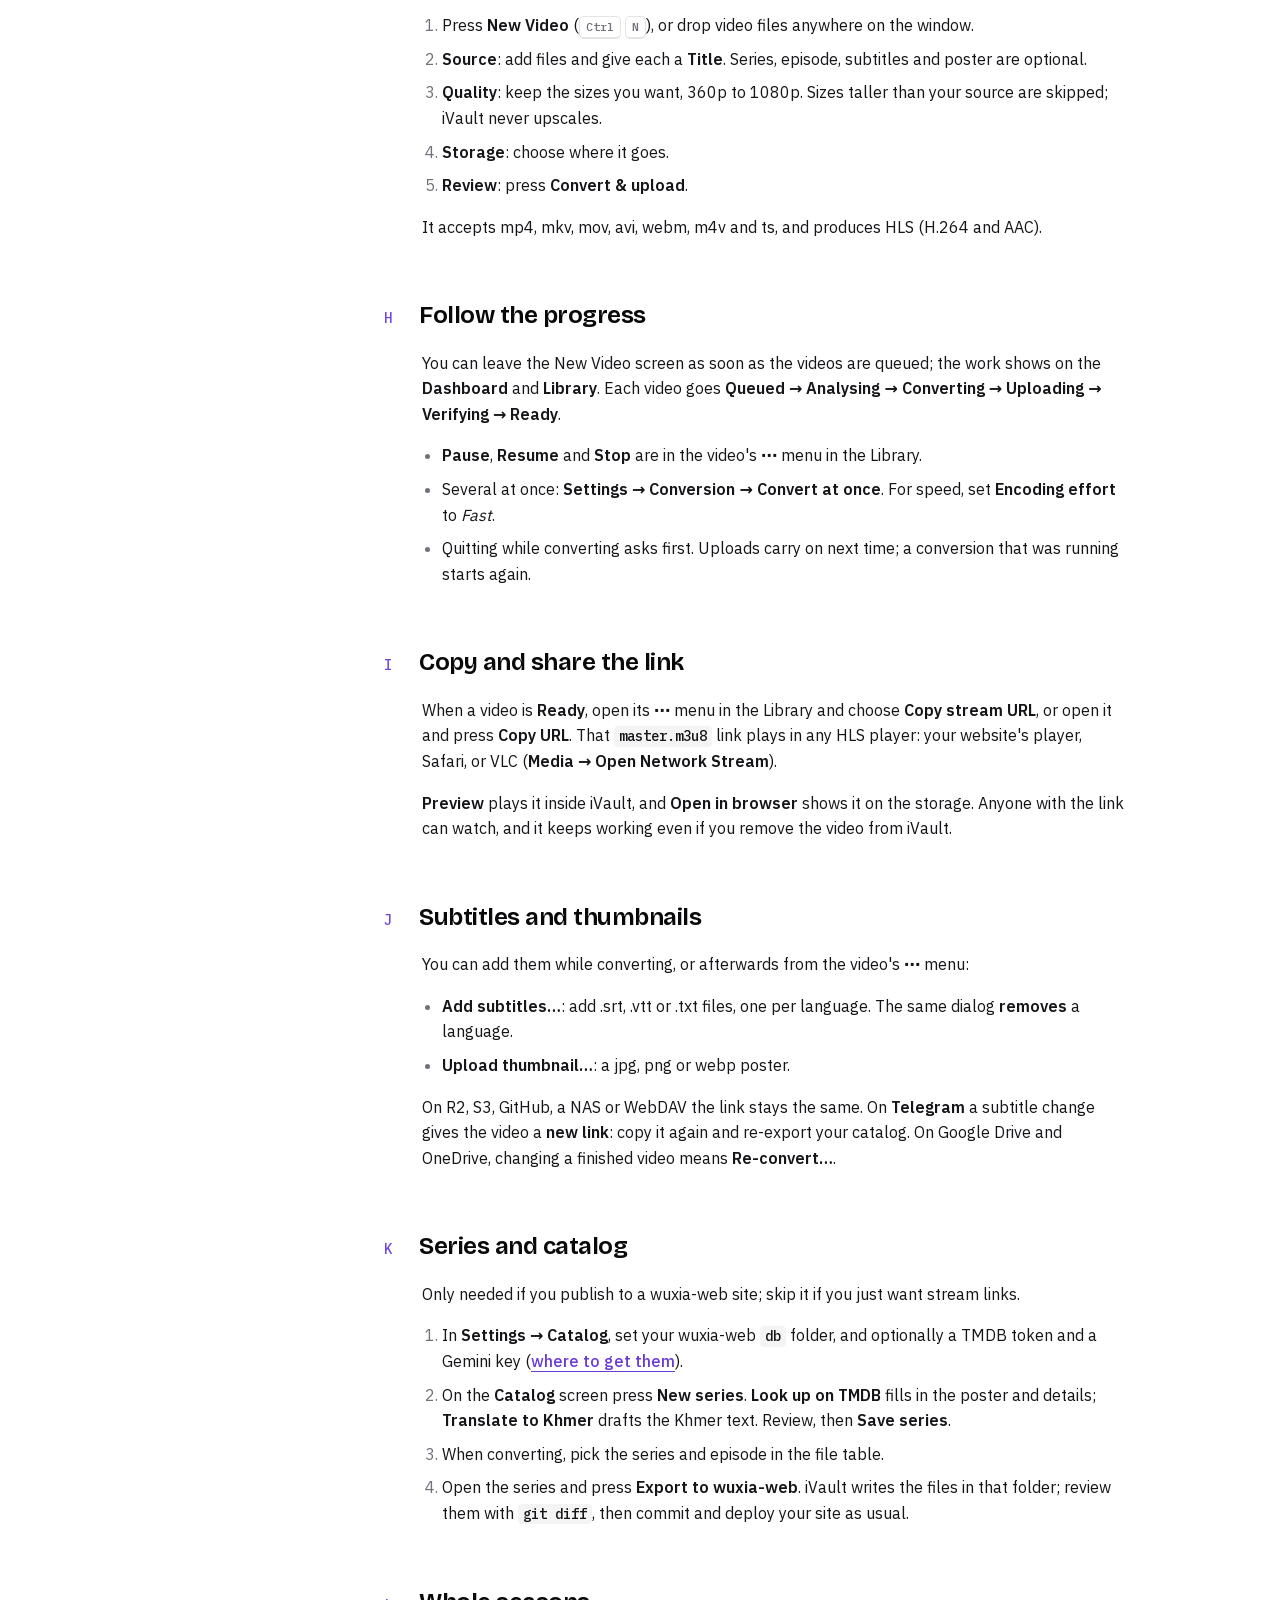
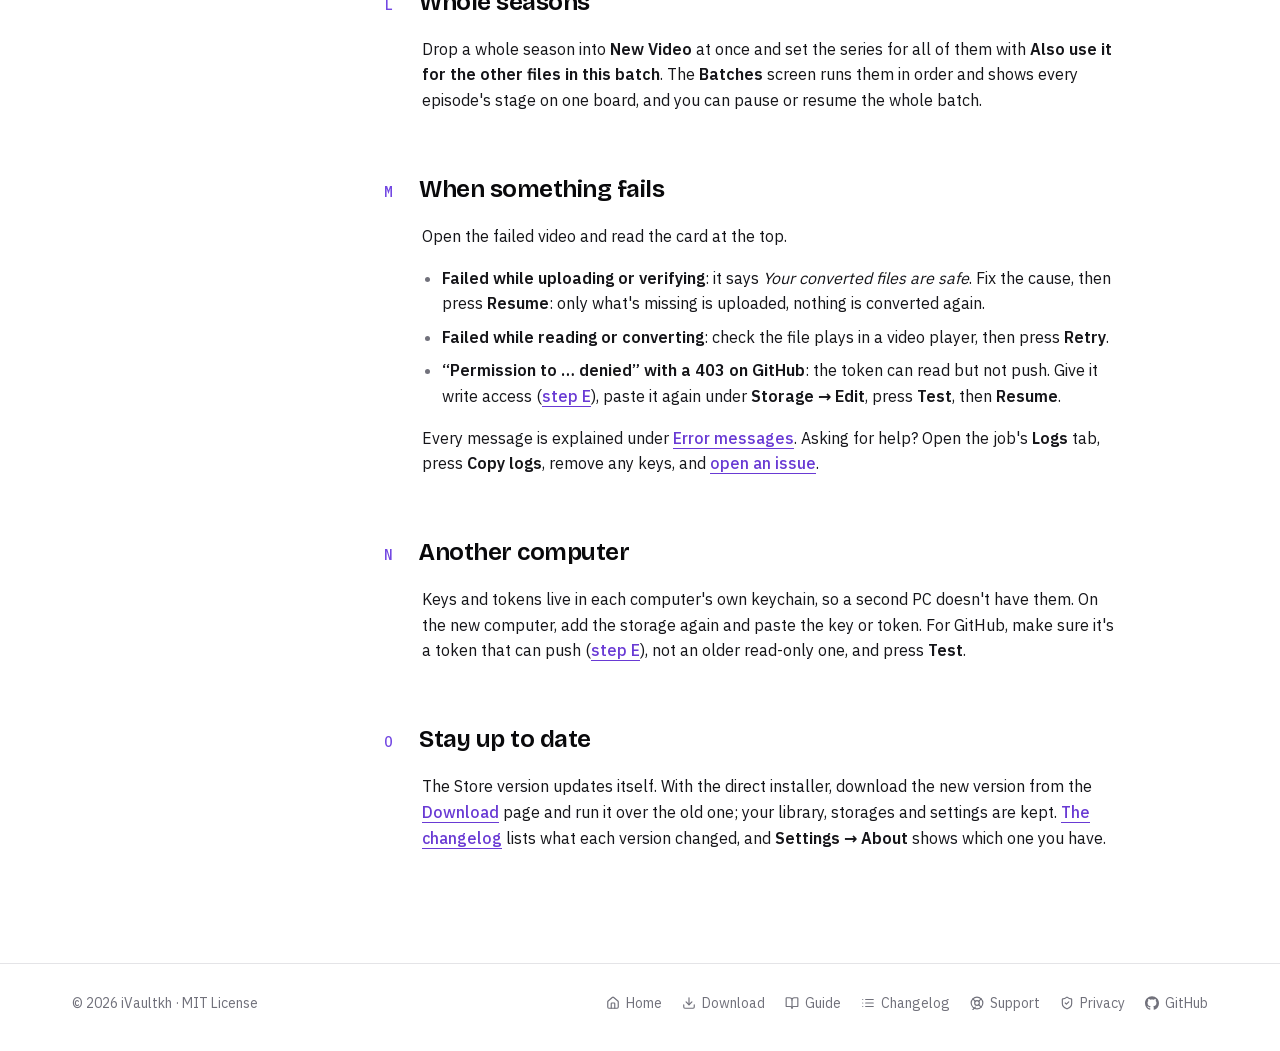
<file: guide/index.html>
<!doctype html>
<html lang="en">
<head>
  <meta charset="utf-8">
  <meta name="viewport" content="width=device-width, initial-scale=1">
  <title>iVault Guide</title>
  <meta name="description" content="iVault from A to Z: install, FFmpeg, connect a storage, convert your first video, share the link, add subtitles, publish a series, fix problems and stay up to date.">
  <script src="../assets/theme.js"></script>
  <link rel="icon" href="../favicon.ico" sizes="48x48">
  <link rel="icon" href="../assets/logo.svg" type="image/svg+xml">
  <link rel="apple-touch-icon" href="../assets/icons/apple-touch-icon.png">
  <link rel="manifest" href="../site.webmanifest">
  <meta name="theme-color" content="#0b0d14">
  <link rel="canonical" href="https://ivaultkh.github.io/ivault-web/guide/">
  <meta property="og:type" content="website">
  <meta property="og:site_name" content="iVault">
  <meta property="og:title" content="iVault Guide: from A to Z">
  <meta property="og:description" content="Install, connect a storage, convert your first video, share the link, add subtitles, publish a series and fix problems.">
  <meta property="og:url" content="https://ivaultkh.github.io/ivault-web/guide/">
  <meta property="og:image" content="https://ivaultkh.github.io/ivault-web/assets/og-image.png">
  <meta property="og:image:width" content="1200">
  <meta property="og:image:height" content="630">
  <meta property="og:image:alt" content="iVault: Convert once. Store anywhere. Stream everywhere.">
  <meta name="twitter:card" content="summary_large_image">
  <link rel="stylesheet" href="../assets/fonts.css">
  <link rel="stylesheet" href="../assets/site.css">
</head>
<body>
  <header class="site-header">
    <div class="container">
      <a class="logo" href="../"><img src="../assets/logo.svg" alt="" width="24" height="24">iVault</a>
      <nav class="nav" aria-label="Site">
        <a class="wide" href="../#how">How it works</a>
        <a href="../download/">Download</a>
        <a href="./" aria-current="page">Guide</a>
        <a class="wide" href="../changelog/">Changelog</a>
        <a href="../support/">Support</a>
        <a class="wide" href="../privacy/">Privacy</a>
      </nav>
      <button class="btn btn-ghost btn-icon theme-toggle" type="button" aria-label="Toggle light and dark theme">
        <svg class="icon moon" viewBox="0 0 24 24" aria-hidden="true"><path d="M12 3a6 6 0 0 0 9 9 9 9 0 1 1-9-9Z"/></svg>
        <svg class="icon sun" viewBox="0 0 24 24" aria-hidden="true"><circle cx="12" cy="12" r="4"/><path d="M12 2v2M12 20v2m-7.07-17.07 1.41 1.41m11.32 11.32 1.41 1.41M2 12h2m16 0h2M6.34 17.66l-1.41 1.41M19.07 4.93l-1.41 1.41"/></svg>
      </button>
    </div>
  </header>

  <main>
    <section class="policy-hero" aria-labelledby="title">
      <div class="container">
        <nav class="crumbs" aria-label="Breadcrumb">
          <a href="../">iVault</a>
          <svg class="icon" viewBox="0 0 24 24" aria-hidden="true" style="width:14px;height:14px"><path d="m9 18 6-6-6-6"/></svg>
          <span aria-current="page">Guide</span>
        </nav>
        <h1 id="title">iVault from A to Z.</h1>
        <p class="lede">From installing the app to a stream link your viewers can play, in the order you'll do it. Each step takes a few minutes; the <a href="../support/">Help page</a> has the details behind every one.</p>
        <ul class="policy-meta">
          <li><svg class="icon" viewBox="0 0 24 24" aria-hidden="true"><rect width="18" height="18" x="3" y="4" rx="2"/><path d="M16 2v4M8 2v4M3 10h18"/></svg>Updated <b><time datetime="2026-09-27">27 September 2026</time></b></li>
          <li><svg class="icon" viewBox="0 0 24 24" aria-hidden="true"><path d="M15 2H6a2 2 0 0 0-2 2v16a2 2 0 0 0 2 2h12a2 2 0 0 0 2-2V7Z"/><path d="M14 2v4a2 2 0 0 0 2 2h4"/></svg>For iVault <b>1.2.1</b></li>
          <li><svg class="icon" viewBox="0 0 24 24" aria-hidden="true"><circle cx="12" cy="12" r="10"/><path d="M12 6v6l4 2"/></svg>About <b>30 minutes</b> start to finish, plus conversion time</li>
        </ul>
      </div>
    </section>

    <div class="container policy guide">
      <nav class="toc" aria-label="Steps">
        <p>Steps</p>
        <ol>
          <li><a href="#get">Get iVault</a></li>
          <li><a href="#setup">First launch</a></li>
          <li><a href="#ffmpeg">Install FFmpeg</a></li>
          <li><a href="#choose">Choose a storage</a></li>
          <li><a href="#connect">Connect it</a></li>
          <li><a href="#test">Test it</a></li>
          <li><a href="#convert">Convert a video</a></li>
          <li><a href="#progress">Follow the progress</a></li>
          <li><a href="#share">Copy and share the link</a></li>
          <li><a href="#subtitles">Subtitles and thumbnails</a></li>
          <li><a href="#catalog">Series and catalog</a></li>
          <li><a href="#batches">Whole seasons</a></li>
          <li><a href="#fix">When something fails</a></li>
          <li><a href="#another-pc">Another computer</a></li>
          <li><a href="#update">Stay up to date</a></li>
        </ol>
      </nav>

      <article class="prose">
        <section id="get">
          <h2>Get iVault</h2>
          <p>iVault runs on Windows 10 (version 1809 or later) and Windows 11, on x64 and Arm64 PCs. Two ways to install it:</p>
          <ul>
            <li><strong>Microsoft Store</strong>: search for <em>iVaultkh</em>. No warning on first run, and it updates itself.</li>
            <li><strong>Direct installer</strong>: press the button on the <a href="../download/">Download</a> page; it picks x64 or Arm64 for your PC. The installer isn't code-signed yet, so SmartScreen warns the first time: click <strong>More info</strong>, then <strong>Run anyway</strong>.</li>
          </ul>
          <p>Run the installer and open iVault from the Start menu.</p>
        </section>

        <section id="setup">
          <h2>First launch</h2>
          <p>The first time iVault opens, a short setup walks through <strong>Welcome</strong>, <strong>FFmpeg</strong>, <strong>Storage</strong>, <strong>Catalog</strong> and <strong>Finish</strong>. Follow it along with steps C to F below, or press <strong>Skip setup</strong> and do the same later from the Settings and Storage screens.</p>
          <p>To see it again: <strong>Settings → General → Run setup again</strong>. Nothing is reset.</p>
          <p>Want iVault to ask for a password when it opens? Turn on <strong>Settings → General → Privacy → Lock iVault with a password</strong> and choose one. It is off unless you turn it on. <strong>Ctrl+L</strong> locks the window; <strong>Forgot password?</strong> on the lock screen turns the lock off. The lock hides the window only; it does not encrypt your files.</p>
        </section>

        <section id="ffmpeg">
          <h2>Install FFmpeg</h2>
          <p>iVault converts video with FFmpeg, which is free but not bundled.</p>
          <ol>
            <li>Open <strong>Settings → Conversion</strong> and press <strong>Open gyan.dev</strong> (or go to <a href="https://www.gyan.dev/ffmpeg/builds/">gyan.dev/ffmpeg/builds</a>).</li>
            <li>Download the <strong>release essentials</strong> zip and unzip it somewhere permanent, such as <code>C:\ffmpeg</code>.</li>
            <li>Next to <strong>FFmpeg folder</strong> press <strong>Choose…</strong> and pick the <code>bin</code> folder, the one that holds <code>ffmpeg.exe</code> and <code>ffprobe.exe</code>.</li>
          </ol>
          <p>The status turns to <strong>Found</strong>. Still “Not found”? See <a href="../support/#ffmpeg-not-found">the FFmpeg checklist</a>.</p>
        </section>

        <section id="choose">
          <h2>Choose a storage</h2>
          <p>iVault uploads to storage you already own; the stream link points there. Pick one to start, and add more later.</p>
          <div class="table-wrap"><table>
            <thead><tr><th scope="col">Storage</th><th scope="col">Good for</th><th scope="col">Keep in mind</th></tr></thead>
            <tbody>
              <tr><td>Cloudflare R2, Amazon S3, MinIO</td><td>Public streaming. The recommended choice.</td><td>The bucket needs a public URL.</td></tr>
              <tr><td>GitHub <small>served by jsDelivr</small></td><td>Free hosting for small episodes.</td><td>20 MB per file; needs git installed and a token that can push.</td></tr>
              <tr><td>Telegram</td><td>Free, with just a bot and a channel.</td><td>One quality per video, about 20 files a minute, 20 MB per file.</td></tr>
              <tr><td>Local folder or NAS</td><td>Your own web server.</td><td>The public URL must really serve that folder.</td></tr>
              <tr><td>WebDAV</td><td>Nextcloud, ownCloud, a NAS.</td><td>Use https:// outside your own network.</td></tr>
              <tr><td>Google Drive, OneDrive</td><td>An archive or a small audience.</td><td>Advanced: needs your own app registration and an edge Worker.</td></tr>
            </tbody>
          </table></div>
        </section>

        <section id="connect">
          <h2>Connect it</h2>
          <p>On the <strong>Storage</strong> screen press <strong>Add storage</strong>, choose the kind, give it a <strong>Name</strong> and fill in its fields. Each kind has its own walkthrough on the Help page: <a href="../support/#s3">R2 / S3 / MinIO</a>, <a href="../support/#github">GitHub</a>, <a href="../support/#telegram">Telegram</a>, <a href="../support/#local">Local / NAS</a>, <a href="../support/#webdav">WebDAV</a>, <a href="../support/#google-drive">Google Drive</a>, <a href="../support/#onedrive">OneDrive</a>.</p>
          <p>Keys, passwords and tokens go to your computer's keychain (Windows Credential Manager), never to iVault's database.</p>
          <h3 id="github-token">A GitHub token that can push</h3>
          <p>GitHub is the one people most often get half right: a token that can <em>read</em> the repository is not enough, iVault has to <em>push</em> to it.</p>
          <ol>
            <li>On github.com open <strong>Settings → Developer settings → Personal access tokens</strong>.</li>
            <li><strong>Fine-grained token</strong> (recommended): <strong>Generate new token</strong>. Under <strong>Repository access</strong> choose <em>Only select repositories</em> and pick your video repository. Under <strong>Permissions → Repository permissions</strong> set <strong>Contents</strong> to <strong>Read and write</strong>. Generate it and copy it.</li>
            <li><strong>Classic token</strong> (the alternative): <strong>Generate new token (classic)</strong>, tick the <strong>repo</strong> scope, generate and copy it.</li>
            <li>In iVault, choose <strong>HTTPS token</strong> under <strong>Authentication</strong> and paste the token into <strong>Personal access token</strong>.</li>
          </ol>
          <p>On Windows, GitHub also needs <a href="https://git-scm.com/download/win">Git for Windows</a> installed.</p>
        </section>

        <section id="test">
          <h2>Test it</h2>
          <p>Saving tests the storage, and you can press <strong>Test</strong> on its card at any time. <strong>Connected</strong> means iVault could write there; for GitHub that includes a dry-run push, which changes nothing in the repository. A failed test says why, for example a key without write access, and videos already uploaded keep playing.</p>
          <p>Use <strong>Set as default</strong> in the card's <strong>⋯</strong> menu to choose where new videos go.</p>
        </section>

        <section id="convert">
          <h2>Convert a video</h2>
          <ol>
            <li>Press <strong>New Video</strong> (<kbd>Ctrl</kbd> <kbd>N</kbd>), or drop video files anywhere on the window.</li>
            <li><strong>Source</strong>: add files and give each a <strong>Title</strong>. Series, episode, subtitles and poster are optional.</li>
            <li><strong>Quality</strong>: keep the sizes you want, 360p to 1080p. Sizes taller than your source are skipped; iVault never upscales.</li>
            <li><strong>Storage</strong>: choose where it goes.</li>
            <li><strong>Review</strong>: press <strong>Convert &amp; upload</strong>.</li>
          </ol>
          <p>It accepts mp4, mkv, mov, avi, webm, m4v and ts, and produces HLS (H.264 and AAC).</p>
        </section>

        <section id="progress">
          <h2>Follow the progress</h2>
          <p>You can leave the New Video screen as soon as the videos are queued; the work shows on the <strong>Dashboard</strong> and <strong>Library</strong>. Each video goes <strong>Queued → Analysing → Converting → Uploading → Verifying → Ready</strong>.</p>
          <ul>
            <li><strong>Pause</strong>, <strong>Resume</strong> and <strong>Stop</strong> are in the video's <strong>⋯</strong> menu in the Library.</li>
            <li>Several at once: <strong>Settings → Conversion → Convert at once</strong>. For speed, set <strong>Encoding effort</strong> to <em>Fast</em>.</li>
            <li>Quitting while converting asks first. Uploads carry on next time; a conversion that was running starts again.</li>
          </ul>
        </section>

        <section id="share">
          <h2>Copy and share the link</h2>
          <p>When a video is <strong>Ready</strong>, open its <strong>⋯</strong> menu in the Library and choose <strong>Copy stream URL</strong>, or open it and press <strong>Copy URL</strong>. That <code>master.m3u8</code> link plays in any HLS player: your website's player, Safari, or VLC (<strong>Media → Open Network Stream</strong>).</p>
          <p><strong>Preview</strong> plays it inside iVault, and <strong>Open in browser</strong> shows it on the storage. Anyone with the link can watch, and it keeps working even if you remove the video from iVault.</p>
        </section>

        <section id="subtitles">
          <h2>Subtitles and thumbnails</h2>
          <p>You can add them while converting, or afterwards from the video's <strong>⋯</strong> menu:</p>
          <ul>
            <li><strong>Add subtitles…</strong>: add .srt, .vtt or .txt files, one per language. The same dialog <strong>removes</strong> a language.</li>
            <li><strong>Upload thumbnail…</strong>: a jpg, png or webp poster.</li>
          </ul>
          <p>On R2, S3, GitHub, a NAS or WebDAV the link stays the same. On <strong>Telegram</strong> a subtitle change gives the video a <strong>new link</strong>: copy it again and re-export your catalog. On Google Drive and OneDrive, changing a finished video means <strong>Re-convert…</strong>.</p>
        </section>

        <section id="catalog">
          <h2>Series and catalog</h2>
          <p>Only needed if you publish to a wuxia-web site; skip it if you just want stream links.</p>
          <ol>
            <li>In <strong>Settings → Catalog</strong>, set your wuxia-web <code>db</code> folder, and optionally a TMDB token and a Gemini key (<a href="../support/#api-keys">where to get them</a>).</li>
            <li>On the <strong>Catalog</strong> screen press <strong>New series</strong>. <strong>Look up on TMDB</strong> fills in the poster and details; <strong>Translate to Khmer</strong> drafts the Khmer text. Review, then <strong>Save series</strong>.</li>
            <li>When converting, pick the series and episode in the file table.</li>
            <li>Open the series and press <strong>Export to wuxia-web</strong>. iVault writes the files in that folder; review them with <code>git diff</code>, then commit and deploy your site as usual.</li>
          </ol>
        </section>

        <section id="batches">
          <h2>Whole seasons</h2>
          <p>Drop a whole season into <strong>New Video</strong> at once and set the series for all of them with <strong>Also use it for the other files in this batch</strong>. The <strong>Batches</strong> screen runs them in order and shows every episode's stage on one board, and you can pause or resume the whole batch.</p>
        </section>

        <section id="fix">
          <h2>When something fails</h2>
          <p>Open the failed video and read the card at the top.</p>
          <ul>
            <li><strong>Failed while uploading or verifying</strong>: it says <em>Your converted files are safe</em>. Fix the cause, then press <strong>Resume</strong>: only what's missing is uploaded, nothing is converted again.</li>
            <li><strong>Failed while reading or converting</strong>: check the file plays in a video player, then press <strong>Retry</strong>.</li>
            <li><strong>“Permission to … denied” with a 403 on GitHub</strong>: the token can read but not push. Give it write access (<a href="#github-token">step E</a>), paste it again under <strong>Storage → Edit</strong>, press <strong>Test</strong>, then <strong>Resume</strong>.</li>
          </ul>
          <p>Every message is explained under <a href="../support/#errors">Error messages</a>. Asking for help? Open the job's <strong>Logs</strong> tab, press <strong>Copy logs</strong>, remove any keys, and <a href="https://github.com/iVaultkh/ivault-web/issues/new">open an issue</a>.</p>
        </section>

        <section id="another-pc">
          <h2>Another computer</h2>
          <p>Keys and tokens live in each computer's own keychain, so a second PC doesn't have them. On the new computer, add the storage again and paste the key or token. For GitHub, make sure it's a token that can push (<a href="#github-token">step E</a>), not an older read-only one, and press <strong>Test</strong>.</p>
        </section>

        <section id="update">
          <h2>Stay up to date</h2>
          <p>The Store version updates itself. With the direct installer, download the new version from the <a href="../download/">Download</a> page and run it over the old one; your library, storages and settings are kept. <a href="../changelog/">The changelog</a> lists what each version changed, and <strong>Settings → About</strong> shows which one you have.</p>
        </section>
      </article>
    </div>
  </main>

  <footer class="site-footer">
    <div class="container">
      <span>© 2026 iVaultkh · MIT License</span>
      <nav aria-label="Footer"><a href="../"><svg class="icon" viewBox="0 0 24 24" aria-hidden="true"><path d="M15 21v-8a1 1 0 0 0-1-1h-4a1 1 0 0 0-1 1v8"/><path d="M3 10a2 2 0 0 1 .71-1.53l7-6a2 2 0 0 1 2.58 0l7 6A2 2 0 0 1 21 10v9a2 2 0 0 1-2 2H5a2 2 0 0 1-2-2z"/></svg>Home</a><a href="../download/"><svg class="icon" viewBox="0 0 24 24" aria-hidden="true"><path d="M12 15V3"/><path d="M21 15v4a2 2 0 0 1-2 2H5a2 2 0 0 1-2-2v-4"/><path d="m7 10 5 5 5-5"/></svg>Download</a><a href="./"><svg class="icon" viewBox="0 0 24 24" aria-hidden="true"><path d="M12 7v14"/><path d="M3 18a1 1 0 0 1-1-1V4a1 1 0 0 1 1-1h5a4 4 0 0 1 4 4 4 4 0 0 1 4-4h5a1 1 0 0 1 1 1v13a1 1 0 0 1-1 1h-6a3 3 0 0 0-3 3 3 3 0 0 0-3-3z"/></svg>Guide</a><a href="../changelog/"><svg class="icon" viewBox="0 0 24 24" aria-hidden="true"><path d="M3 12h.01M3 18h.01M3 6h.01M8 12h13M8 18h13M8 6h13"/></svg>Changelog</a><a href="../support/"><svg class="icon" viewBox="0 0 24 24" aria-hidden="true"><circle cx="12" cy="12" r="10"/><path d="m4.93 4.93 4.24 4.24m5.66 0 4.24-4.24m-4.24 9.9 4.24 4.24m-9.9 0-4.24 4.24"/><circle cx="12" cy="12" r="4"/></svg>Support</a><a href="../privacy/"><svg class="icon" viewBox="0 0 24 24" aria-hidden="true"><path d="M20 13c0 5-3.5 7.5-7.66 8.95a1 1 0 0 1-.67-.01C7.5 20.5 4 18 4 13V6a1 1 0 0 1 1-1c2 0 4.5-1.2 6.24-2.72a1.17 1.17 0 0 1 1.52 0C14.51 3.81 17 5 19 5a1 1 0 0 1 1 1z"/><path d="m9 12 2 2 4-4"/></svg>Privacy</a><a href="https://github.com/iVaultkh/ivault-web"><i class="brand-logo" style="--logo:url(brands/github.svg)" aria-hidden="true"></i>GitHub</a></nav>
    </div>
  </footer>
</body>
</html>
</file>
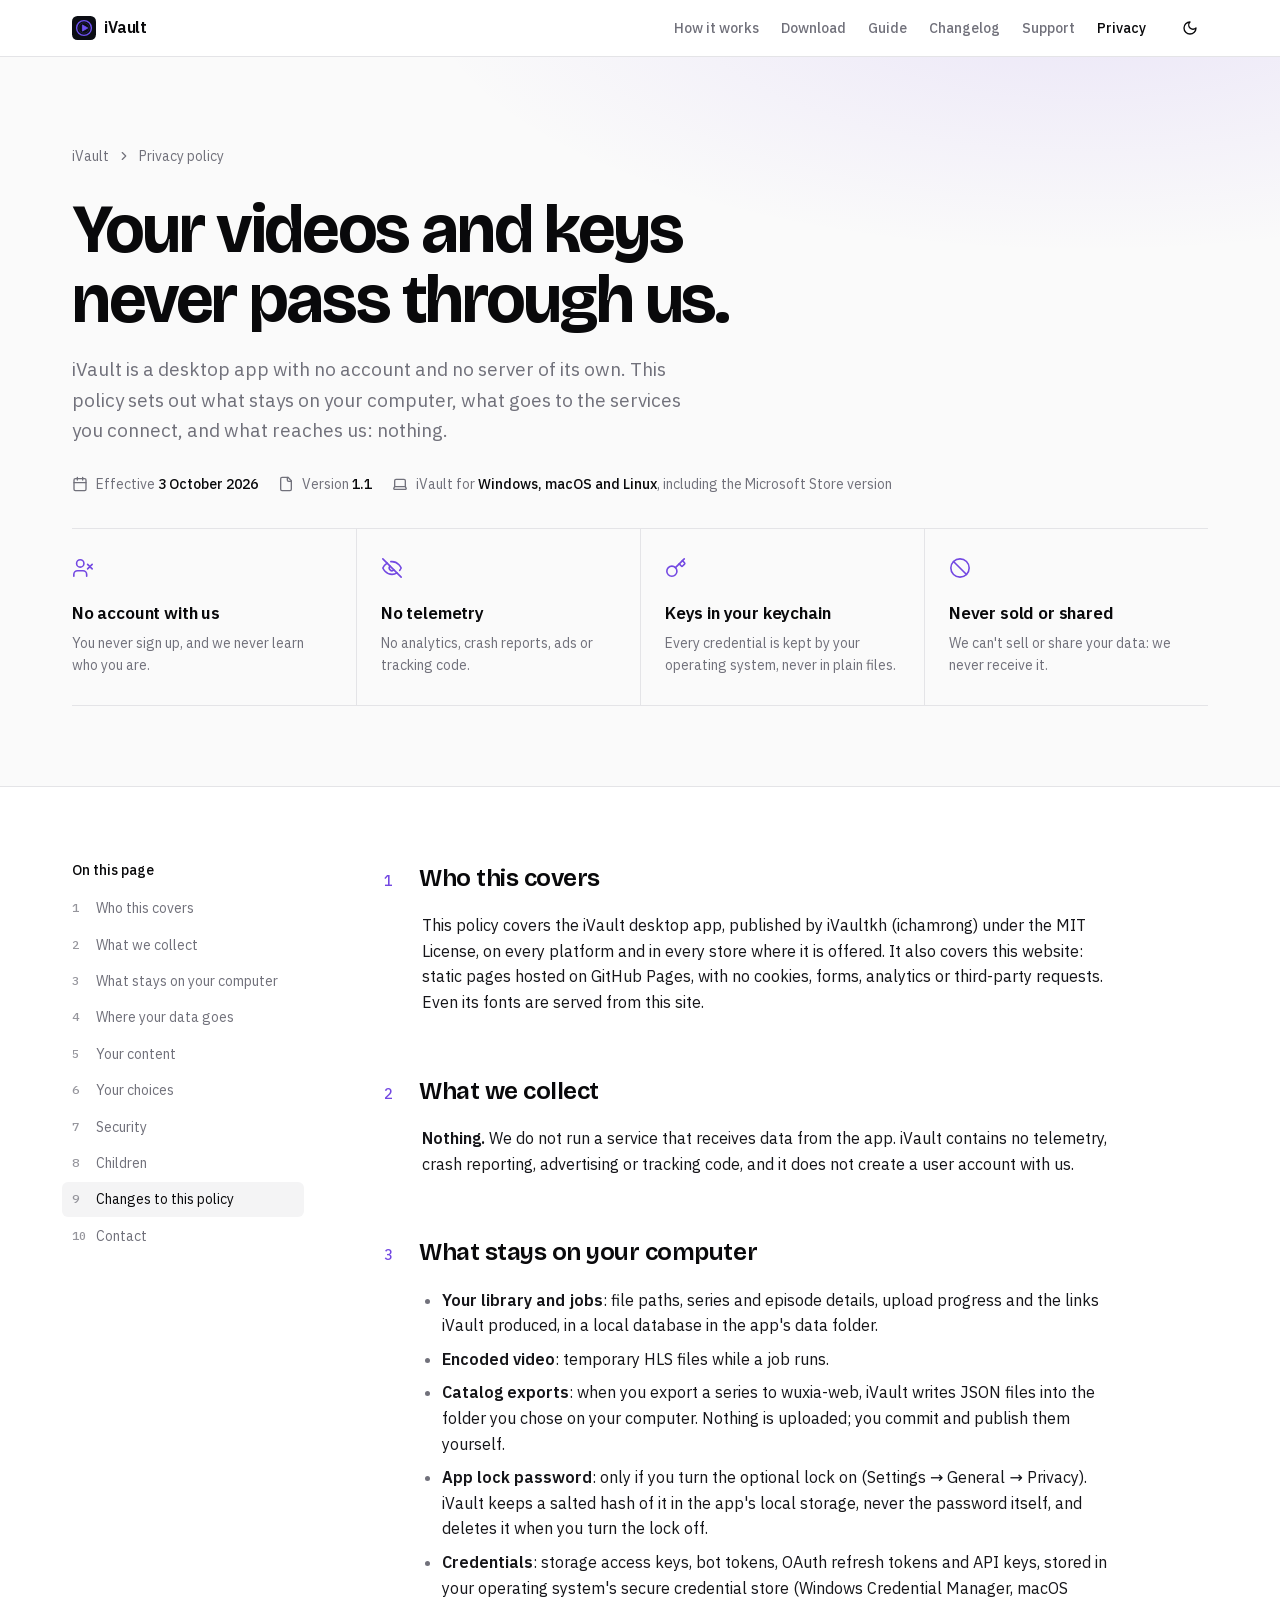
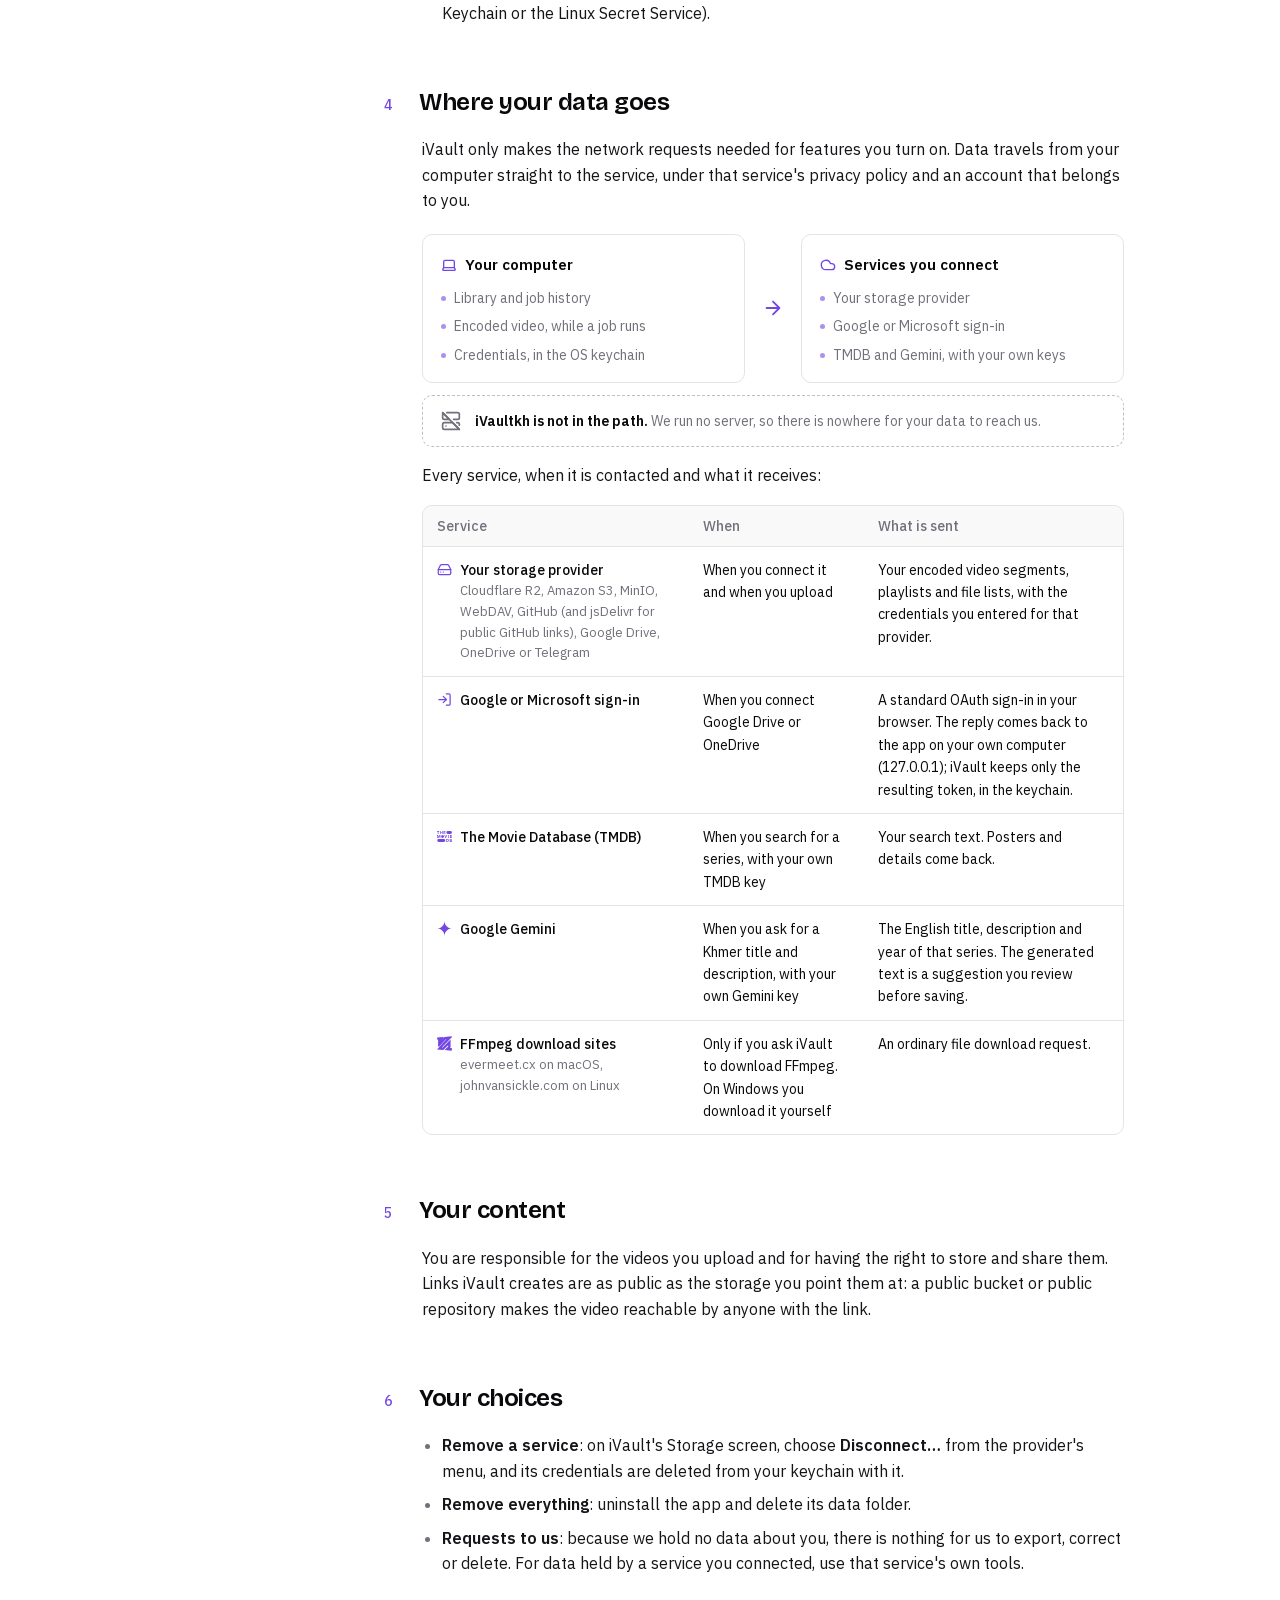
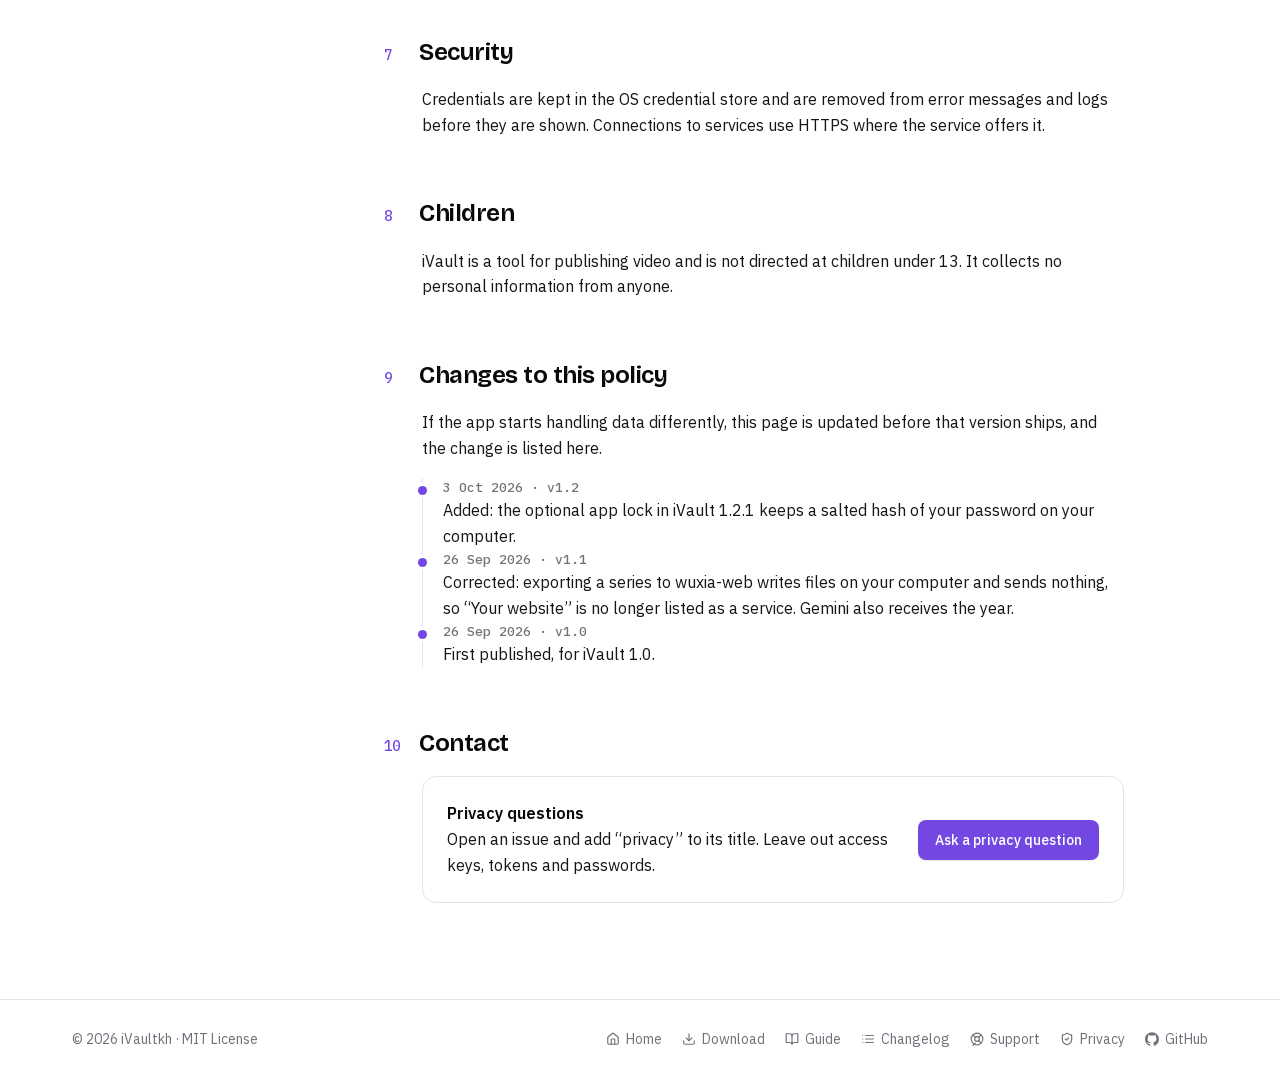
<file: privacy/index.html>
<!doctype html>
<html lang="en" data-default-theme="light">
<head>
  <meta charset="utf-8">
  <meta name="viewport" content="width=device-width, initial-scale=1">
  <title>iVault Privacy Policy</title>
  <meta name="description" content="iVault's privacy policy: no account, no server, no telemetry. What stays on your computer, what goes to the services you connect, and what reaches us: nothing.">
  <script src="../assets/theme.js"></script>
  <link rel="icon" href="../favicon.ico" sizes="48x48">
  <link rel="icon" href="../assets/logo.svg" type="image/svg+xml">
  <link rel="apple-touch-icon" href="../assets/icons/apple-touch-icon.png">
  <link rel="manifest" href="../site.webmanifest">
  <meta name="theme-color" content="#0b0d14">
  <link rel="canonical" href="https://ivaultkh.github.io/ivault-web/privacy/">
  <meta property="og:type" content="website">
  <meta property="og:site_name" content="iVault">
  <meta property="og:title" content="iVault Privacy Policy">
  <meta property="og:description" content="iVault's privacy policy: no account, no server, no telemetry. What stays on your computer, what goes to the services you connect, and what reaches us: nothing.">
  <meta property="og:url" content="https://ivaultkh.github.io/ivault-web/privacy/">
  <meta property="og:image" content="https://ivaultkh.github.io/ivault-web/assets/og-image.png">
  <meta property="og:image:width" content="1200">
  <meta property="og:image:height" content="630">
  <meta property="og:image:alt" content="iVault: Convert once. Store anywhere. Stream everywhere.">
  <meta name="twitter:card" content="summary_large_image">
  <link rel="stylesheet" href="../assets/fonts.css">
  <link rel="stylesheet" href="../assets/site.css">
</head>
<body>
  <header class="site-header">
    <div class="container">
      <a class="logo" href="../"><img src="../assets/logo.svg" alt="" width="24" height="24">iVault</a>
      <nav class="nav" aria-label="Site">
        <a class="wide" href="../#how">How it works</a>
        <a href="../download/">Download</a>
        <a href="../guide/">Guide</a>
        <a class="wide" href="../changelog/">Changelog</a>
        <a href="../support/">Support</a>
        <a class="wide" href="./" aria-current="page">Privacy</a>
      </nav>
      <button class="btn btn-ghost btn-icon theme-toggle" type="button" aria-label="Toggle light and dark theme">
        <svg class="icon moon" viewBox="0 0 24 24" aria-hidden="true"><path d="M12 3a6 6 0 0 0 9 9 9 9 0 1 1-9-9Z"/></svg>
        <svg class="icon sun" viewBox="0 0 24 24" aria-hidden="true"><circle cx="12" cy="12" r="4"/><path d="M12 2v2M12 20v2m-7.07-17.07 1.41 1.41m11.32 11.32 1.41 1.41M2 12h2m16 0h2M6.34 17.66l-1.41 1.41M19.07 4.93l-1.41 1.41"/></svg>
      </button>
    </div>
  </header>

  <main>
    <section class="policy-hero" aria-labelledby="title">
      <div class="container">
        <nav class="crumbs" aria-label="Breadcrumb">
          <a href="../">iVault</a>
          <svg class="icon" viewBox="0 0 24 24" aria-hidden="true" style="width:14px;height:14px"><path d="m9 18 6-6-6-6"/></svg>
          <span aria-current="page">Privacy policy</span>
        </nav>
        <h1 id="title">Your videos and keys never pass through us.</h1>
        <p class="lede">iVault is a desktop app with no account and no server of its own. This policy sets out what stays on your computer, what goes to the services you connect, and what reaches us: nothing.</p>
        <ul class="policy-meta">
          <li><svg class="icon" viewBox="0 0 24 24" aria-hidden="true"><rect width="18" height="18" x="3" y="4" rx="2"/><path d="M16 2v4M8 2v4M3 10h18"/></svg>Effective <b><time datetime="2026-10-03">3 October 2026</time></b></li>
          <li><svg class="icon" viewBox="0 0 24 24" aria-hidden="true"><path d="M15 2H6a2 2 0 0 0-2 2v16a2 2 0 0 0 2 2h12a2 2 0 0 0 2-2V7Z"/><path d="M14 2v4a2 2 0 0 0 2 2h4"/></svg>Version <b>1.1</b></li>
          <li><svg class="icon" viewBox="0 0 24 24" aria-hidden="true"><path d="M20 16V7a2 2 0 0 0-2-2H6a2 2 0 0 0-2 2v9m16 0H4m16 0 1.28 2.55a1 1 0 0 1-.9 1.45H3.62a1 1 0 0 1-.9-1.45L4 16"/></svg>iVault for <b>Windows, macOS and Linux</b>, including the Microsoft Store version</li>
        </ul>

        <ul class="promises" aria-label="Our commitments">
          <li>
            <svg class="icon" viewBox="0 0 24 24" aria-hidden="true"><path d="M16 21v-2a4 4 0 0 0-4-4H6a4 4 0 0 0-4 4v2"/><circle cx="9" cy="7" r="4"/><path d="m17 8 5 5m0-5-5 5"/></svg>
            <b>No account with us</b>
            <p>You never sign up, and we never learn who you are.</p>
          </li>
          <li>
            <svg class="icon" viewBox="0 0 24 24" aria-hidden="true"><path d="M10.73 5.08A10.43 10.43 0 0 1 12 5c7 0 10 7 10 7a13.16 13.16 0 0 1-1.67 2.68"/><path d="M6.61 6.61A13.53 13.53 0 0 0 2 12s3 7 10 7a9.74 9.74 0 0 0 5.39-1.61"/><path d="M14.08 14.16a3 3 0 0 1-4.24-4.24"/><path d="m2 2 20 20"/></svg>
            <b>No telemetry</b>
            <p>No analytics, crash reports, ads or tracking code.</p>
          </li>
          <li>
            <svg class="icon" viewBox="0 0 24 24" aria-hidden="true"><path d="m15.5 7.5 2.3 2.3a1 1 0 0 0 1.4 0l2.1-2.1a1 1 0 0 0 0-1.4L19 4"/><path d="m21 2-9.6 9.6"/><circle cx="7.5" cy="15.5" r="5.5"/></svg>
            <b>Keys in your keychain</b>
            <p>Every credential is kept by your operating system, never in plain files.</p>
          </li>
          <li>
            <svg class="icon" viewBox="0 0 24 24" aria-hidden="true"><circle cx="12" cy="12" r="10"/><path d="m4.9 4.9 14.2 14.2"/></svg>
            <b>Never sold or shared</b>
            <p>We can't sell or share your data: we never receive it.</p>
          </li>
        </ul>
      </div>
    </section>

    <div class="container policy">
      <nav class="toc" aria-label="Sections">
        <p>On this page</p>
        <ol>
          <li><a href="#scope">Who this covers</a></li>
          <li><a href="#collect">What we collect</a></li>
          <li><a href="#device">What stays on your computer</a></li>
          <li><a href="#flow">Where your data goes</a></li>
          <li><a href="#content">Your content</a></li>
          <li><a href="#choices">Your choices</a></li>
          <li><a href="#security">Security</a></li>
          <li><a href="#children">Children</a></li>
          <li><a href="#changes">Changes to this policy</a></li>
          <li><a href="#contact">Contact</a></li>
        </ol>
      </nav>

      <article class="prose">
        <section id="scope">
          <h2>Who this covers</h2>
          <p>This policy covers the iVault desktop app, published by iVaultkh (ichamrong) under the MIT License, on every platform and in every store where it is offered. It also covers this website: static pages hosted on GitHub Pages, with no cookies, forms, analytics or third-party requests. Even its fonts are served from this site.</p>
        </section>

        <section id="collect">
          <h2>What we collect</h2>
          <p><strong>Nothing.</strong> We do not run a service that receives data from the app. iVault contains no telemetry, crash reporting, advertising or tracking code, and it does not create a user account with us.</p>
        </section>

        <section id="device">
          <h2>What stays on your computer</h2>
          <ul>
            <li><strong>Your library and jobs</strong>: file paths, series and episode details, upload progress and the links iVault produced, in a local database in the app's data folder.</li>
            <li><strong>Encoded video</strong>: temporary HLS files while a job runs.</li>
            <li><strong>Catalog exports</strong>: when you export a series to wuxia-web, iVault writes JSON files into the folder you chose on your computer. Nothing is uploaded; you commit and publish them yourself.</li>
            <li><strong>App lock password</strong>: only if you turn the optional lock on (Settings → General → Privacy). iVault keeps a salted hash of it in the app's local storage, never the password itself, and deletes it when you turn the lock off.</li>
            <li><strong>Credentials</strong>: storage access keys, bot tokens, OAuth refresh tokens and API keys, stored in your operating system's secure credential store (Windows Credential Manager, macOS Keychain or the Linux Secret Service).</li>
          </ul>
        </section>

        <section id="flow">
          <h2>Where your data goes</h2>
          <p>iVault only makes the network requests needed for features you turn on. Data travels from your computer straight to the service, under that service's privacy policy and an account that belongs to you.</p>

          <figure class="flow" aria-label="Data flows from your computer directly to the services you connect. iVaultkh is not in the path.">
            <div class="flow-row">
              <div class="flow-node">
                <h3><svg class="icon" viewBox="0 0 24 24" aria-hidden="true"><path d="M20 16V7a2 2 0 0 0-2-2H6a2 2 0 0 0-2 2v9m16 0H4m16 0 1.28 2.55a1 1 0 0 1-.9 1.45H3.62a1 1 0 0 1-.9-1.45L4 16"/></svg>Your computer</h3>
                <ul><li>Library and job history</li><li>Encoded video, while a job runs</li><li>Credentials, in the OS keychain</li></ul>
              </div>
              <div class="flow-arrow" aria-hidden="true"><svg class="icon" viewBox="0 0 24 24"><path d="M5 12h14m-7-7 7 7-7 7"/></svg></div>
              <div class="flow-node">
                <h3><svg class="icon" viewBox="0 0 24 24" aria-hidden="true"><path d="M17.5 19H9a7 7 0 1 1 6.71-9h1.79a4.5 4.5 0 1 1 0 9Z"/></svg>Services you connect</h3>
                <ul><li>Your storage provider</li><li>Google or Microsoft sign-in</li><li>TMDB and Gemini, with your own keys</li></ul>
              </div>
            </div>
            <div class="flow-none">
              <svg class="icon" viewBox="0 0 24 24" aria-hidden="true"><path d="M7 2h13a2 2 0 0 1 2 2v4a2 2 0 0 1-2 2h-5"/><path d="M10 10 2.5 2.5C2 2 2 2.5 2 5v3a2 2 0 0 0 2 2h6z"/><path d="M22 17v-1a2 2 0 0 0-2-2h-1"/><path d="M4 14a2 2 0 0 0-2 2v4a2 2 0 0 0 2 2h16.5l1-.5.5.5-8-8H4z"/><path d="M6 18h.01"/><path d="m2 2 20 20"/></svg>
              <span><b>iVaultkh is not in the path.</b> We run no server, so there is nowhere for your data to reach us.</span>
            </div>
          </figure>

          <p>Every service, when it is contacted and what it receives:</p>
          <div class="table-wrap">
            <table>
              <thead><tr><th scope="col">Service</th><th scope="col">When</th><th scope="col">What is sent</th></tr></thead>
              <tbody>
                <tr><td><svg class="icon svc" viewBox="0 0 24 24" aria-hidden="true"><path d="M22 12H2"/><path d="M5.45 5.11 2 12v6a2 2 0 0 0 2 2h16a2 2 0 0 0 2-2v-6l-3.45-6.89A2 2 0 0 0 16.76 4H7.24a2 2 0 0 0-1.79 1.11z"/><path d="M6 16h.01M10 16h.01"/></svg>Your storage provider<small>Cloudflare R2, Amazon S3, MinIO, WebDAV, GitHub (and jsDelivr for public GitHub links), Google Drive, OneDrive or Telegram</small></td><td>When you connect it and when you upload</td><td>Your encoded video segments, playlists and file lists, with the credentials you entered for that provider.</td></tr>
                <tr><td><svg class="icon svc" viewBox="0 0 24 24" aria-hidden="true"><path d="M15 3h4a2 2 0 0 1 2 2v14a2 2 0 0 1-2 2h-4"/><path d="m10 17 5-5-5-5"/><path d="M15 12H3"/></svg>Google or Microsoft sign-in</td><td>When you connect Google Drive or OneDrive</td><td>A standard OAuth sign-in in your browser. The reply comes back to the app on your own computer (127.0.0.1); iVault keeps only the resulting token, in the keychain.</td></tr>
                <tr><td><i class="brand-logo svc" style="--logo:url(brands/themoviedatabase.svg)" aria-hidden="true"></i>The Movie Database (TMDB)</td><td>When you search for a series, with your own TMDB key</td><td>Your search text. Posters and details come back.</td></tr>
                <tr><td><i class="brand-logo svc" style="--logo:url(brands/googlegemini.svg)" aria-hidden="true"></i>Google Gemini</td><td>When you ask for a Khmer title and description, with your own Gemini key</td><td>The English title, description and year of that series. The generated text is a suggestion you review before saving.</td></tr>
                <tr><td><i class="brand-logo svc" style="--logo:url(brands/ffmpeg.svg)" aria-hidden="true"></i>FFmpeg download sites<small>evermeet.cx on macOS, johnvansickle.com on Linux</small></td><td>Only if you ask iVault to download FFmpeg. On Windows you download it yourself</td><td>An ordinary file download request.</td></tr>
              </tbody>
            </table>
          </div>
        </section>

        <section id="content">
          <h2>Your content</h2>
          <p>You are responsible for the videos you upload and for having the right to store and share them. Links iVault creates are as public as the storage you point them at: a public bucket or public repository makes the video reachable by anyone with the link.</p>
        </section>

        <section id="choices">
          <h2>Your choices</h2>
          <ul>
            <li><strong>Remove a service</strong>: on iVault's Storage screen, choose <strong>Disconnect…</strong> from the provider's menu, and its credentials are deleted from your keychain with it.</li>
            <li><strong>Remove everything</strong>: uninstall the app and delete its data folder.</li>
            <li><strong>Requests to us</strong>: because we hold no data about you, there is nothing for us to export, correct or delete. For data held by a service you connected, use that service's own tools.</li>
          </ul>
        </section>

        <section id="security">
          <h2>Security</h2>
          <p>Credentials are kept in the OS credential store and are removed from error messages and logs before they are shown. Connections to services use HTTPS where the service offers it.</p>
        </section>

        <section id="children">
          <h2>Children</h2>
          <p>iVault is a tool for publishing video and is not directed at children under 13. It collects no personal information from anyone.</p>
        </section>

        <section id="changes">
          <h2>Changes to this policy</h2>
          <p>If the app starts handling data differently, this page is updated before that version ships, and the change is listed here.</p>
          <ol class="changelog">
            <li><time datetime="2026-10-03">3 Oct 2026 · v1.2</time>Added: the optional app lock in iVault 1.2.1 keeps a salted hash of your password on your computer.</li>
            <li><time datetime="2026-09-26">26 Sep 2026 · v1.1</time>Corrected: exporting a series to wuxia-web writes files on your computer and sends nothing, so “Your website” is no longer listed as a service. Gemini also receives the year.</li>
            <li><time datetime="2026-09-26">26 Sep 2026 · v1.0</time>First published, for iVault 1.0.</li>
          </ol>
        </section>

        <section id="contact">
          <h2>Contact</h2>
          <div class="card contact-card">
            <div>
              <p class="who">Privacy questions</p>
              <p>Open an issue and add “privacy” to its title. Leave out access keys, tokens and passwords.</p>
            </div>
            <a class="btn btn-default" href="https://github.com/iVaultkh/ivault-web/issues/new?title=Privacy%3A%20">Ask a privacy question</a>
          </div>
        </section>
      </article>
    </div>
  </main>

  <footer class="site-footer">
    <div class="container">
      <span>© 2026 iVaultkh · MIT License</span>
      <nav aria-label="Footer"><a href="../"><svg class="icon" viewBox="0 0 24 24" aria-hidden="true"><path d="M15 21v-8a1 1 0 0 0-1-1h-4a1 1 0 0 0-1 1v8"/><path d="M3 10a2 2 0 0 1 .71-1.53l7-6a2 2 0 0 1 2.58 0l7 6A2 2 0 0 1 21 10v9a2 2 0 0 1-2 2H5a2 2 0 0 1-2-2z"/></svg>Home</a><a href="../download/"><svg class="icon" viewBox="0 0 24 24" aria-hidden="true"><path d="M12 15V3"/><path d="M21 15v4a2 2 0 0 1-2 2H5a2 2 0 0 1-2-2v-4"/><path d="m7 10 5 5 5-5"/></svg>Download</a><a href="../guide/"><svg class="icon" viewBox="0 0 24 24" aria-hidden="true"><path d="M12 7v14"/><path d="M3 18a1 1 0 0 1-1-1V4a1 1 0 0 1 1-1h5a4 4 0 0 1 4 4 4 4 0 0 1 4-4h5a1 1 0 0 1 1 1v13a1 1 0 0 1-1 1h-6a3 3 0 0 0-3 3 3 3 0 0 0-3-3z"/></svg>Guide</a><a href="../changelog/"><svg class="icon" viewBox="0 0 24 24" aria-hidden="true"><path d="M3 12h.01M3 18h.01M3 6h.01M8 12h13M8 18h13M8 6h13"/></svg>Changelog</a><a href="../support/"><svg class="icon" viewBox="0 0 24 24" aria-hidden="true"><circle cx="12" cy="12" r="10"/><path d="m4.93 4.93 4.24 4.24m5.66 0 4.24-4.24m-4.24 9.9 4.24 4.24m-9.9 0-4.24 4.24"/><circle cx="12" cy="12" r="4"/></svg>Support</a><a href="./"><svg class="icon" viewBox="0 0 24 24" aria-hidden="true"><path d="M20 13c0 5-3.5 7.5-7.66 8.95a1 1 0 0 1-.67-.01C7.5 20.5 4 18 4 13V6a1 1 0 0 1 1-1c2 0 4.5-1.2 6.24-2.72a1.17 1.17 0 0 1 1.52 0C14.51 3.81 17 5 19 5a1 1 0 0 1 1 1z"/><path d="m9 12 2 2 4-4"/></svg>Privacy</a><a href="https://github.com/iVaultkh/ivault-web"><i class="brand-logo" style="--logo:url(brands/github.svg)" aria-hidden="true"></i>GitHub</a></nav>
    </div>
  </footer>
</body>
</html>
</file>
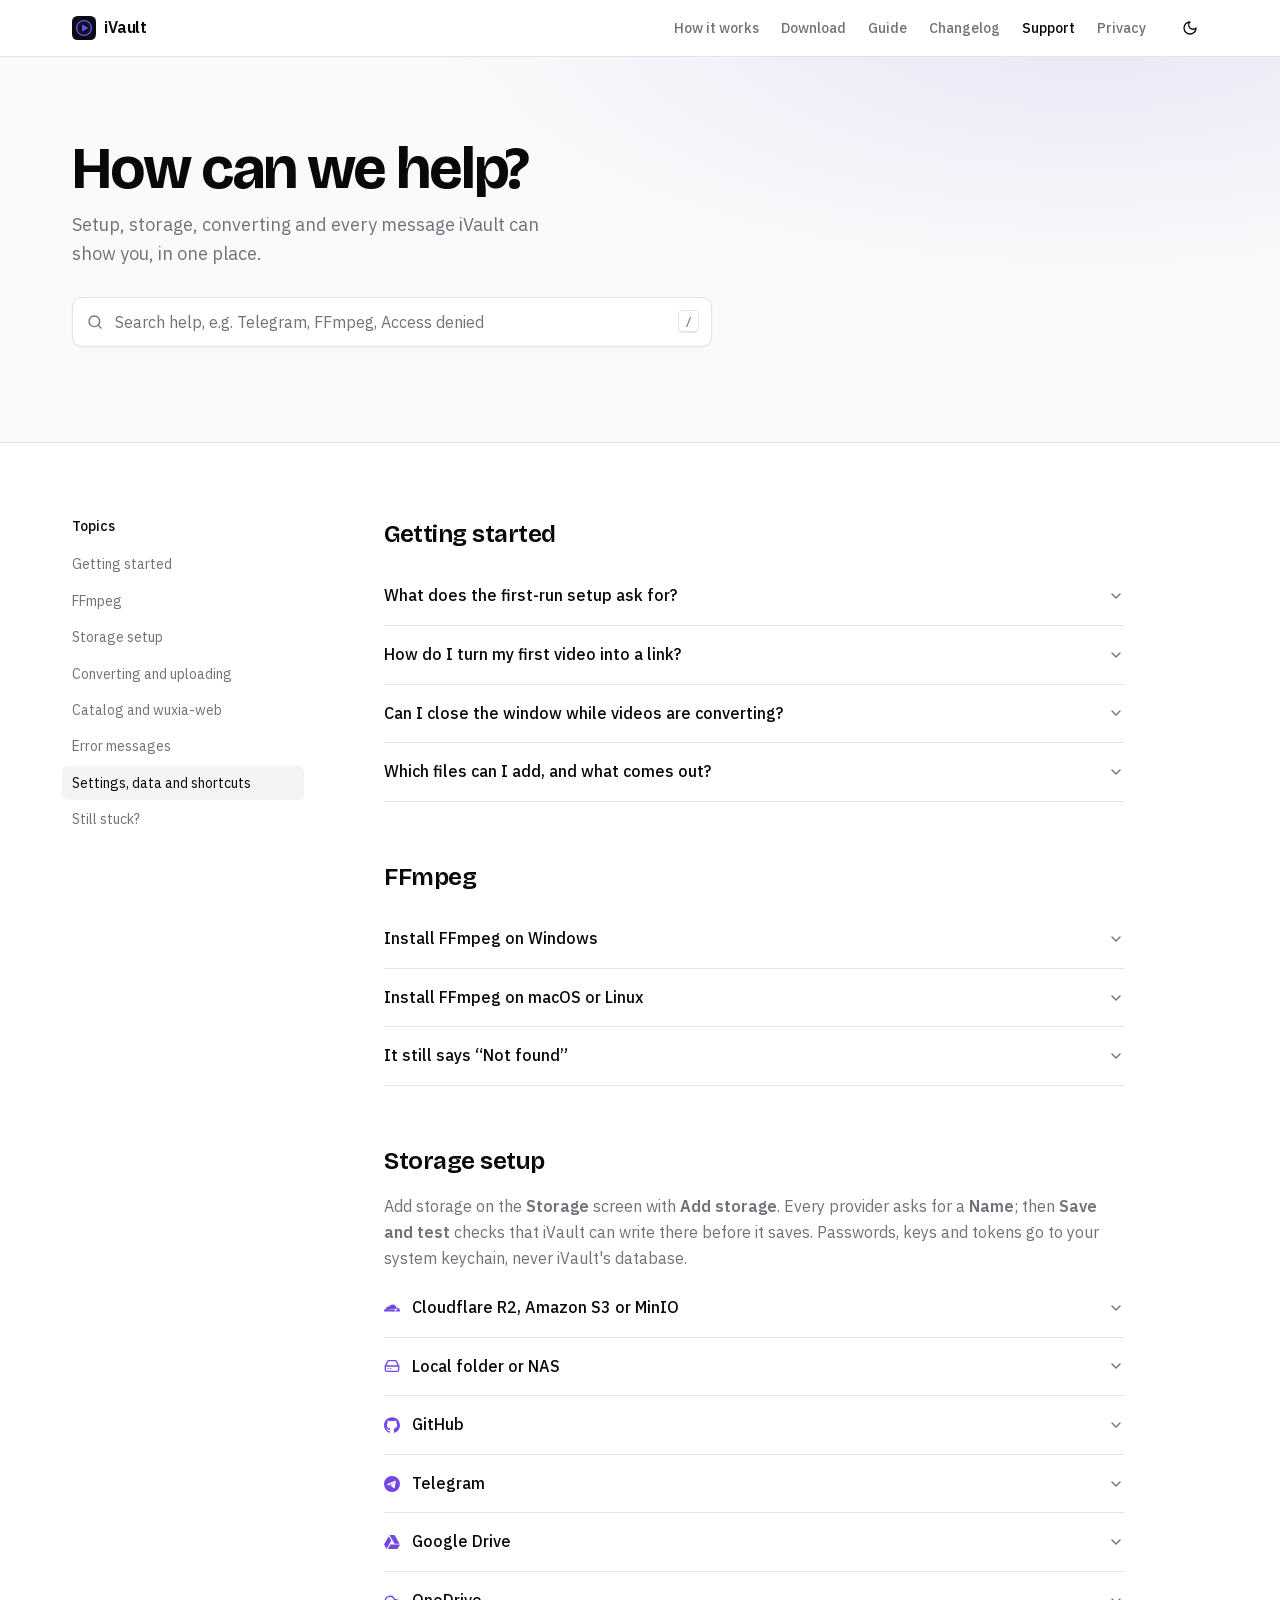
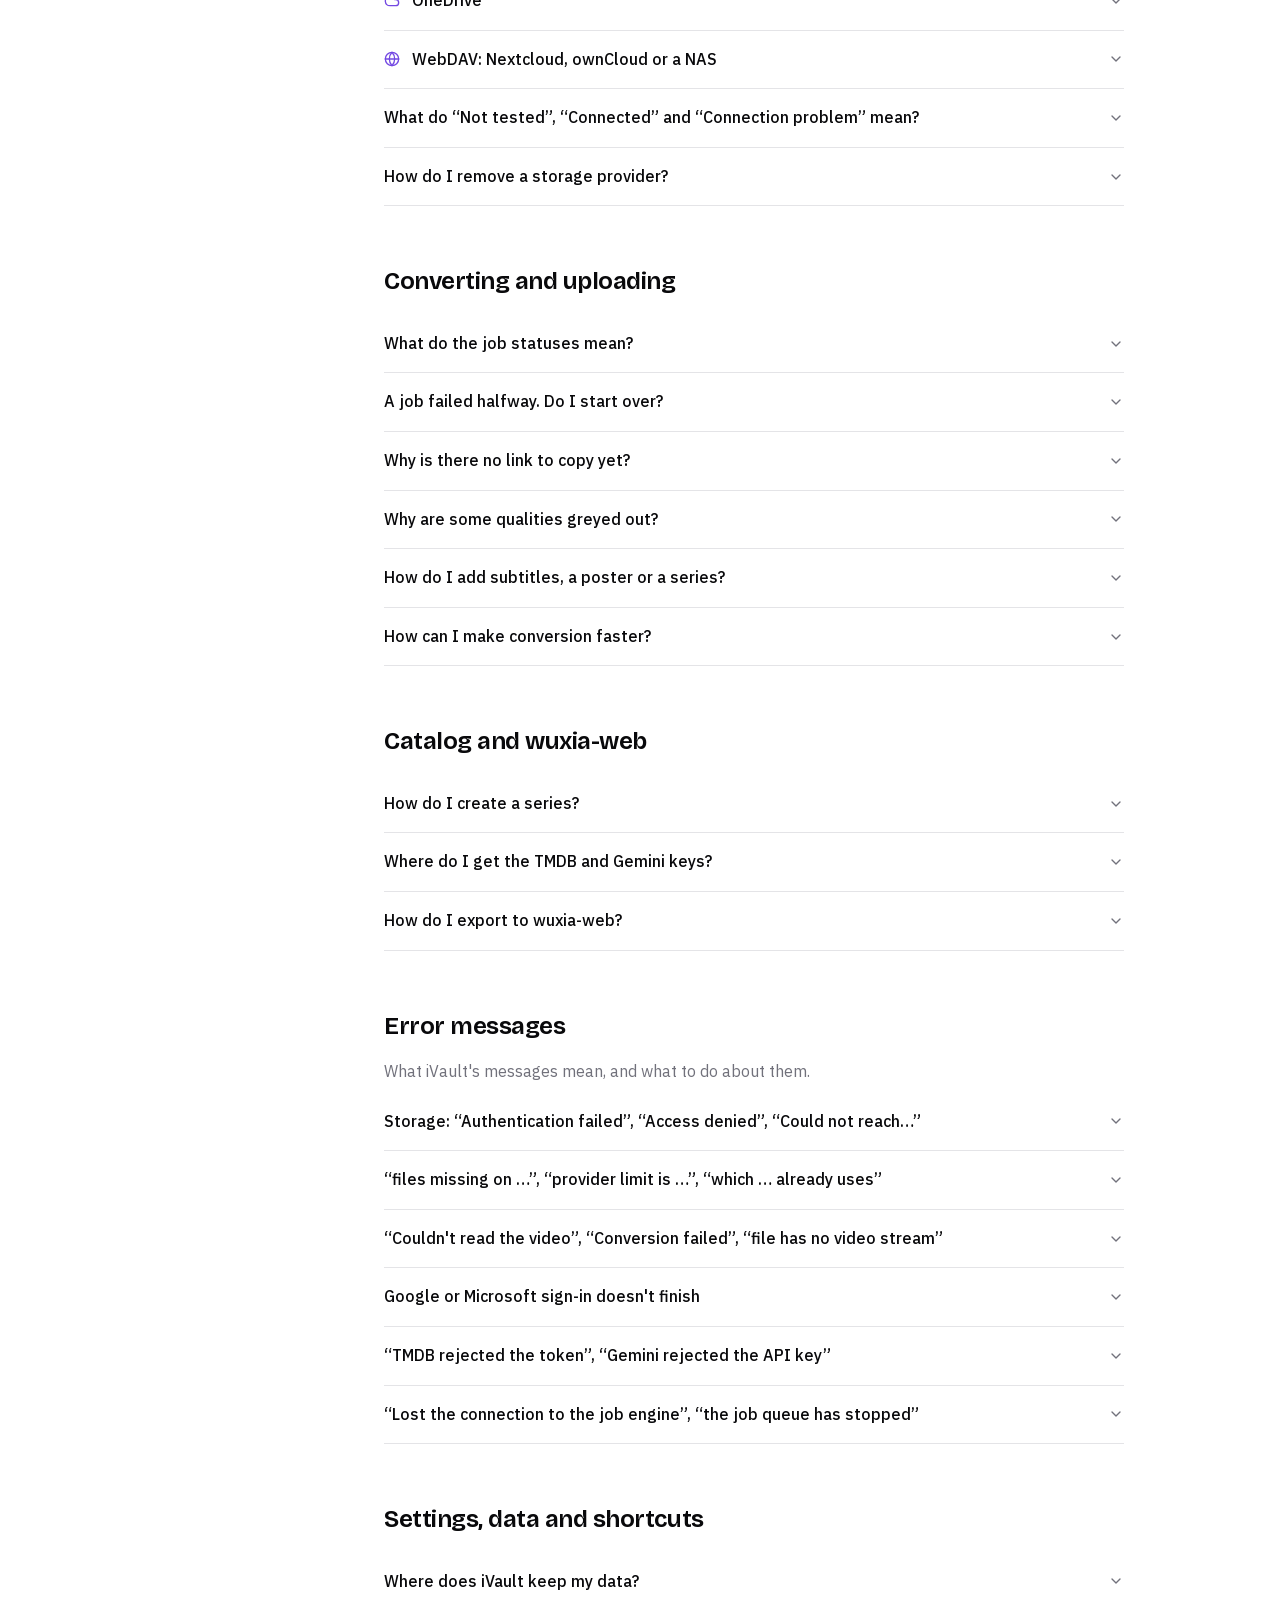
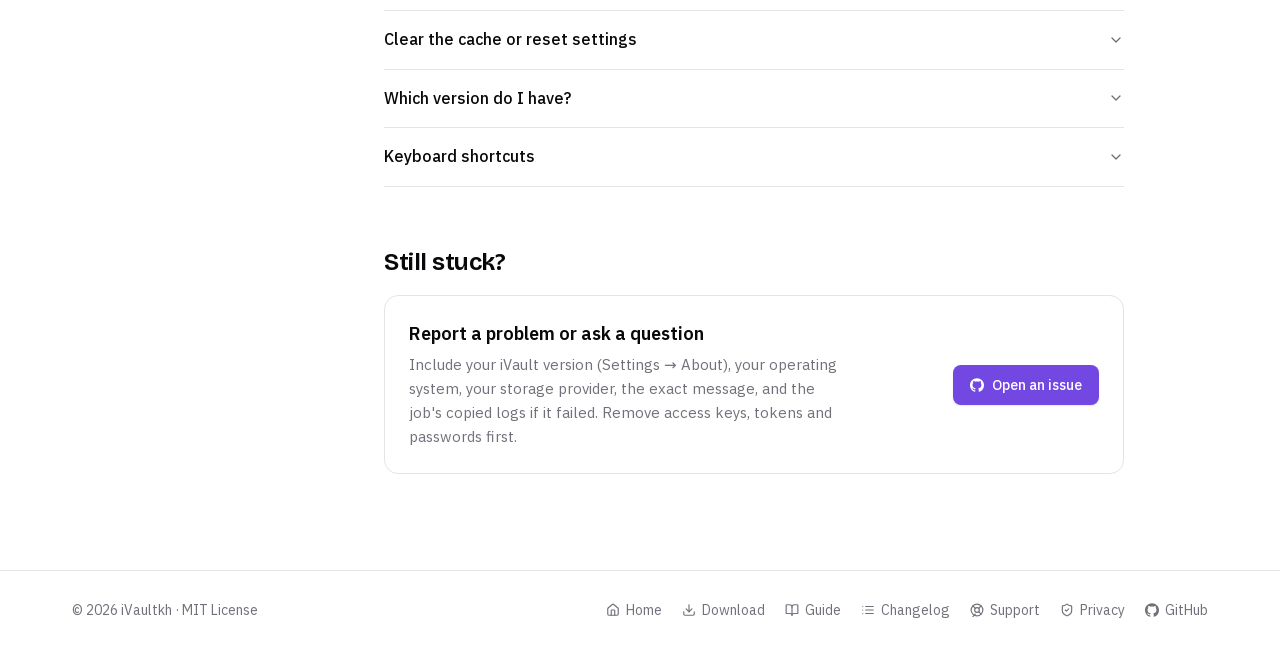
<file: support/index.html>
<!doctype html>
<html lang="en">
<head>
  <meta charset="utf-8">
  <meta name="viewport" content="width=device-width, initial-scale=1">
  <title>iVault Help</title>
  <meta name="description" content="iVault help: getting started, FFmpeg, setting up every storage provider, converting and uploading, the wuxia-web catalog, error messages and shortcuts.">
  <script src="../assets/theme.js"></script>
  <script src="../assets/support.js" defer></script>
  <link rel="icon" href="../favicon.ico" sizes="48x48">
  <link rel="icon" href="../assets/logo.svg" type="image/svg+xml">
  <link rel="apple-touch-icon" href="../assets/icons/apple-touch-icon.png">
  <link rel="manifest" href="../site.webmanifest">
  <meta name="theme-color" content="#0b0d14">
  <link rel="canonical" href="https://ivaultkh.github.io/ivault-web/support/">
  <meta property="og:type" content="website">
  <meta property="og:site_name" content="iVault">
  <meta property="og:title" content="iVault Help">
  <meta property="og:description" content="Getting started, storage setup, converting and uploading, error messages and shortcuts.">
  <meta property="og:url" content="https://ivaultkh.github.io/ivault-web/support/">
  <meta property="og:image" content="https://ivaultkh.github.io/ivault-web/assets/og-image.png">
  <meta property="og:image:width" content="1200">
  <meta property="og:image:height" content="630">
  <meta property="og:image:alt" content="iVault: Convert once. Store anywhere. Stream everywhere.">
  <meta name="twitter:card" content="summary_large_image">
  <link rel="stylesheet" href="../assets/fonts.css">
  <link rel="stylesheet" href="../assets/site.css">
</head>
<body>
  <header class="site-header">
    <div class="container">
      <a class="logo" href="../"><img src="../assets/logo.svg" alt="" width="24" height="24">iVault</a>
      <nav class="nav" aria-label="Site">
        <a class="wide" href="../#how">How it works</a>
        <a href="../download/">Download</a>
        <a href="../guide/">Guide</a>
        <a class="wide" href="../changelog/">Changelog</a>
        <a href="./" aria-current="page">Support</a>
        <a class="wide" href="../privacy/">Privacy</a>
      </nav>
      <button class="btn btn-ghost btn-icon theme-toggle" type="button" aria-label="Toggle light and dark theme">
        <svg class="icon moon" viewBox="0 0 24 24" aria-hidden="true"><path d="M12 3a6 6 0 0 0 9 9 9 9 0 1 1-9-9Z"/></svg>
        <svg class="icon sun" viewBox="0 0 24 24" aria-hidden="true"><circle cx="12" cy="12" r="4"/><path d="M12 2v2M12 20v2m-7.07-17.07 1.41 1.41m11.32 11.32 1.41 1.41M2 12h2m16 0h2M6.34 17.66l-1.41 1.41M19.07 4.93l-1.41 1.41"/></svg>
      </button>
    </div>
  </header>

  <main>
    <section class="help-hero">
      <div class="container">
        <h1>How can we help?</h1>
        <p class="lede">Setup, storage, converting and every message iVault can show you, in one place.</p>
        <div class="help-search">
          <svg class="icon" viewBox="0 0 24 24" aria-hidden="true"><circle cx="11" cy="11" r="8"/><path d="m21 21-4.3-4.3"/></svg>
          <input id="help-q" type="search" placeholder="Search help, e.g. Telegram, FFmpeg, Access denied" autocomplete="off" aria-label="Search help">
          <kbd aria-hidden="true">/</kbd>
        </div>
        <p class="help-count" id="help-count" aria-live="polite"></p>
      </div>
    </section>

    <div class="container policy help">
      <nav class="toc" aria-label="Topics">
        <p>Topics</p>
        <ol>
          <li><a href="#start">Getting started</a></li>
          <li><a href="#ffmpeg">FFmpeg</a></li>
          <li><a href="#storage">Storage setup</a></li>
          <li><a href="#convert">Converting and uploading</a></li>
          <li><a href="#catalog">Catalog and wuxia-web</a></li>
          <li><a href="#errors">Error messages</a></li>
          <li><a href="#settings">Settings, data and shortcuts</a></li>
          <li><a href="#contact">Still stuck?</a></li>
        </ol>
      </nav>

      <article class="prose">
        <p class="help-empty" id="help-empty" hidden>No answers match “<span></span>”. Try another word, or <a href="https://github.com/iVaultkh/ivault-web/issues/new">ask us on GitHub</a>.</p>

        <section id="start">
          <h2>Getting started</h2>
          <div class="accordion">
            <details id="first-run">
              <summary>What does the first-run setup ask for?<svg class="icon" viewBox="0 0 24 24" aria-hidden="true"><path d="m6 9 6 6 6-6"/></svg></summary>
              <div class="panel">
                <p>The first time iVault opens, it walks you through five steps: <strong>Welcome</strong>, <strong>FFmpeg</strong>, <strong>Storage</strong>, <strong>Catalog</strong> and <strong>Finish</strong>. Press <strong>Skip setup</strong> at any point to do it later.</p>
                <ul>
                  <li><strong>FFmpeg</strong> checks for the video encoder. See <a href="#ffmpeg-windows">FFmpeg on Windows</a> or <a href="#ffmpeg-mac-linux">on macOS and Linux</a>.</li>
                  <li><strong>Storage</strong> connects your first place to upload to. Setup offers S3 / R2 / MinIO, Local / NAS, GitHub and WebDAV; add Telegram, Google Drive or OneDrive later from the <strong>Storage</strong> screen.</li>
                  <li><strong>Catalog</strong> asks for your wuxia-web folder. Skip it if you only need stream links.</li>
                </ul>
                <p>To see it again: <strong>Settings → General → Run setup again</strong>. Nothing is reset.</p>
              </div>
            </details>
            <details id="first-video">
              <summary>How do I turn my first video into a link?<svg class="icon" viewBox="0 0 24 24" aria-hidden="true"><path d="m6 9 6 6 6-6"/></svg></summary>
              <div class="panel">
                <ol>
                  <li>Press <strong>New Video</strong> (<kbd>Ctrl</kbd> <kbd>N</kbd>), or drop video files anywhere on the window.</li>
                  <li><strong>Source</strong>: add files with <strong>Browse…</strong> or drag and drop, and give each one a <strong>Title</strong>. Series, episode, subtitles and poster are optional.</li>
                  <li><strong>Quality</strong>: keep the sizes you want, from 360p to 1080p.</li>
                  <li><strong>Storage</strong>: choose where to upload.</li>
                  <li><strong>Review</strong>: press <strong>Convert &amp; upload</strong>.</li>
                </ol>
                <p>When the job shows <strong>Ready</strong>, open it and press <strong>Copy URL</strong> in the <strong>Stream URL</strong> panel, or right-click it in the Library and choose <strong>Copy stream URL</strong>. That <code>master.m3u8</code> link plays in any HLS player.</p>
              </div>
            </details>
            <details id="leave-running">
              <summary>Can I close the window while videos are converting?<svg class="icon" viewBox="0 0 24 24" aria-hidden="true"><path d="m6 9 6 6 6-6"/></svg></summary>
              <div class="panel">
                <p>You can leave the New Video screen as soon as the videos are queued. Work carries on in the background and shows on the <strong>Dashboard</strong>, <strong>Library</strong> and <strong>Batches</strong> screens.</p>
                <p>Quitting the app is different, so iVault asks first (<strong>Quit while converting?</strong>). If you quit anyway, uploads carry on where they stopped next time, but a conversion that was running starts again from the beginning. When iVault reopens it tells you <strong>Resumed N interrupted jobs</strong>.</p>
              </div>
            </details>
            <details id="formats">
              <summary>Which files can I add, and what comes out?<svg class="icon" viewBox="0 0 24 24" aria-hidden="true"><path d="m6 9 6 6 6-6"/></svg></summary>
              <div class="panel">
                <ul>
                  <li><strong>Video</strong>: mp4, mkv, mov, avi, webm, m4v, ts.</li>
                  <li><strong>Subtitles</strong>: srt, vtt, txt, one file per language. iVault converts them to WebVTT.</li>
                  <li><strong>Posters</strong>: jpg, png, webp.</li>
                </ul>
                <p>The output is HLS (H.264 video, AAC audio, 6-second segments) at 360p, 480p, 720p and 1080p. iVault never upscales: sizes taller than your source are skipped.</p>
              </div>
            </details>
          </div>
        </section>

        <section id="ffmpeg">
          <h2>FFmpeg</h2>
          <div class="accordion">
            <details id="ffmpeg-windows">
              <summary>Install FFmpeg on Windows<svg class="icon" viewBox="0 0 24 24" aria-hidden="true"><path d="m6 9 6 6 6-6"/></svg></summary>
              <div class="panel">
                <p>iVault converts video with FFmpeg, which is not bundled with the app.</p>
                <ol>
                  <li>Open <strong>Settings → Conversion</strong>. Under FFmpeg, press <strong>Open gyan.dev</strong>, or go to <a href="https://www.gyan.dev/ffmpeg/builds/">gyan.dev/ffmpeg/builds</a>.</li>
                  <li>Download the <strong>release essentials</strong> zip and unzip it somewhere permanent, for example <code>C:\ffmpeg</code>.</li>
                  <li>Back in iVault, next to <strong>FFmpeg folder</strong> press <strong>Choose…</strong> and pick the <code>bin</code> folder: the one containing <code>ffmpeg.exe</code> and <code>ffprobe.exe</code>.</li>
                </ol>
                <p>The status changes to <strong>Found</strong> and shows the path. If FFmpeg is already on your PATH, iVault finds it without a folder.</p>
              </div>
            </details>
            <details id="ffmpeg-mac-linux">
              <summary>Install FFmpeg on macOS or Linux<svg class="icon" viewBox="0 0 24 24" aria-hidden="true"><path d="m6 9 6 6 6-6"/></svg></summary>
              <div class="panel">
                <p>Open <strong>Settings → Conversion</strong> and press <strong>Install FFmpeg</strong>. iVault downloads a build (about 80 MB), checks it against a published checksum, and installs it for itself only. If the check fails, nothing is installed.</p>
                <p>Prefer your own copy? Install FFmpeg with Homebrew or your package manager, or choose its folder under <strong>FFmpeg folder</strong>.</p>
              </div>
            </details>
            <details id="ffmpeg-not-found">
              <summary>It still says “Not found”<svg class="icon" viewBox="0 0 24 24" aria-hidden="true"><path d="m6 9 6 6 6-6"/></svg></summary>
              <div class="panel">
                <ul>
                  <li>Both <code>ffmpeg</code> and <code>ffprobe</code> must be in the <em>same</em> folder. Choose the <code>bin</code> folder, not the folder above it.</li>
                  <li>iVault looks in this order: the folder you chose, its own installed copy, then your PATH.</li>
                  <li>If a conversion is already running, a new folder takes effect after you restart iVault.</li>
                </ul>
              </div>
            </details>
          </div>
        </section>

        <section id="storage">
          <h2>Storage setup</h2>
          <p>Add storage on the <strong>Storage</strong> screen with <strong>Add storage</strong>. Every provider asks for a <strong>Name</strong>; then <strong>Save and test</strong> checks that iVault can write there before it saves. Passwords, keys and tokens go to your system keychain, never iVault's database.</p>
          <div class="accordion">
            <details id="s3">
              <summary><span class="q"><i class="brand-logo lead" style="--logo:url(brands/cloudflare.svg)" aria-hidden="true"></i>Cloudflare R2, Amazon S3 or MinIO</span><svg class="icon" viewBox="0 0 24 24" aria-hidden="true"><path d="m6 9 6 6 6-6"/></svg></summary>
              <div class="panel">
                <p>Choose <strong>S3 / R2 / MinIO</strong>, then pick a <strong>Preset</strong> to fill in the endpoint and region. This is the recommended choice for public streaming.</p>
                <div class="table-wrap"><table>
                  <thead><tr><th scope="col">Field</th><th scope="col">What to enter</th></tr></thead>
                  <tbody>
                    <tr><td>Endpoint</td><td>R2: <code>https://&lt;account-id&gt;.r2.cloudflarestorage.com</code>. MinIO: your server, e.g. <code>http://127.0.0.1:9000</code>. Optional for AWS.</td></tr>
                    <tr><td>Region</td><td><code>auto</code> for R2; your bucket's region for AWS.</td></tr>
                    <tr><td>Bucket</td><td>The bucket name, e.g. <code>ivault-videos</code>.</td></tr>
                    <tr><td>Public URL</td><td>The address that serves the bucket to viewers: a custom domain or the <code>r2.dev</code> URL.</td></tr>
                    <tr><td>Path-style URLs</td><td>Tick for MinIO.</td></tr>
                    <tr><td>Access key ID, Secret access key</td><td>An API key that can write to the bucket.</td></tr>
                  </tbody>
                </table></div>
                <p>After uploading, iVault checks every file through the <strong>Public URL</strong>. If the bucket isn't publicly readable there, the job stops at <strong>Verifying</strong> with “files missing”.</p>
              </div>
            </details>
            <details id="local">
              <summary><span class="q"><svg class="icon lead" viewBox="0 0 24 24" aria-hidden="true"><path d="M22 12H2"/><path d="M5.45 5.11 2 12v6a2 2 0 0 0 2 2h16a2 2 0 0 0 2-2v-6l-3.45-6.89A2 2 0 0 0 16.76 4H7.24a2 2 0 0 0-1.79 1.11z"/><path d="M6 16h.01M10 16h.01"/></svg>Local folder or NAS</span><svg class="icon" viewBox="0 0 24 24" aria-hidden="true"><path d="m6 9 6 6 6-6"/></svg></summary>
              <div class="panel">
                <p>Choose <strong>Local / NAS</strong> and enter the <strong>Folder</strong> (on this computer or a mounted NAS share) and the <strong>Public URL</strong> of the web server that serves that folder, e.g. <code>http://nas.local/videos</code>.</p>
                <p>It needs no account. iVault checks every file through the Public URL after uploading, so that address must really serve the folder, or the job stops at <strong>Verifying</strong>.</p>
              </div>
            </details>
            <details id="github">
              <summary><span class="q"><i class="brand-logo lead" style="--logo:url(brands/github.svg)" aria-hidden="true"></i>GitHub</span><svg class="icon" viewBox="0 0 24 24" aria-hidden="true"><path d="m6 9 6 6 6-6"/></svg></summary>
              <div class="panel">
                <p>iVault pushes each video to its own branch and serves it through jsDelivr. It uses the <strong>git</strong> installed on your computer; install it from <a href="https://git-scm.com">git-scm.com</a> if iVault says it's missing.</p>
                <ul>
                  <li><strong>Owner</strong> and <strong>Repository</strong>: where the videos go.</li>
                  <li><strong>Branch name</strong>: a template, <code>{file}</code> by default. It can use <code>{file}</code>, <code>{title}</code>, <code>{series}</code> and <code>{n:02}</code>, and must come out different for every video.</li>
                  <li><strong>Authentication</strong>: <em>HTTPS token</em> needs a personal access token that can <strong>push</strong>: a fine-grained token with access to that repository and <strong>Contents: Read and write</strong>, or a classic token with the <code>repo</code> scope (<a href="../guide/#github-token">how to make one</a>). <em>SSH key</em> uses your computer's SSH setup.</li>
                </ul>
                <p><strong>Test</strong> checks that the token can push, with a dry run that changes nothing in the repository. A read-only token fails it with the reason.</p>
                <p>jsDelivr won't serve a file over 20 MB, so iVault refuses larger files for GitHub.</p>
              </div>
            </details>
            <details id="telegram">
              <summary><span class="q"><i class="brand-logo lead" style="--logo:url(brands/telegram.svg)" aria-hidden="true"></i>Telegram</span><svg class="icon" viewBox="0 0 24 24" aria-hidden="true"><path d="m6 9 6 6 6-6"/></svg></summary>
              <div class="panel">
                <ol>
                  <li>In Telegram, message <a href="https://t.me/BotFather">@BotFather</a>, send <code>/newbot</code> and copy the <strong>Bot token</strong> it replies with.</li>
                  <li>Create a channel and add the bot to it as an <strong>administrator</strong>.</li>
                  <li>Find the <strong>Channel ID</strong>: forward any post from the channel to @userinfobot, or open the channel on web.telegram.org and put <code>-100</code> in front of the number in the address. A private channel's ID looks like <code>-1001234567890</code>; a public one can use <code>@channelname</code>.</li>
                </ol>
                <p>Good to know:</p>
                <ul>
                  <li>Your website must play the videos with the <strong>same bot</strong>: a file can only be read by the bot that uploaded it.</li>
                  <li>Telegram keeps <strong>one quality</strong> per video, so there's no quality switching. Tick the tallest size you want.</li>
                  <li>Telegram allows about 20 files a minute and 20 MB per file, so large batches are slow. iVault stays under the limits and waits when Telegram asks it to.</li>
                </ul>
              </div>
            </details>
            <details id="google-drive">
              <summary><span class="q"><i class="brand-logo lead" style="--logo:url(brands/googledrive.svg)" aria-hidden="true"></i>Google Drive</span><svg class="icon" viewBox="0 0 24 24" aria-hidden="true"><path d="m6 9 6 6 6-6"/></svg></summary>
              <div class="panel">
                <div class="alert" role="note">
                  <svg class="icon" viewBox="0 0 24 24" aria-hidden="true"><circle cx="12" cy="12" r="10"/><path d="M12 8v4M12 16h.01"/></svg>
                  <div class="alert-title">Storage, not a streaming service</div>
                  <p class="alert-body">Google Drive throttles the hundreds of small requests a video makes. Use it for an archive or a small audience, not a public catalogue.</p>
                </div>
                <p>This is an advanced setup. You need:</p>
                <ul>
                  <li>An OAuth client in your own Google Cloud project: its <strong>Client ID</strong> and <strong>Client secret</strong>.</li>
                  <li>The OAuth consent screen set to <strong>In Production</strong>. While it is in Testing, Google ends the connection after 7 days.</li>
                  <li>An <strong>Edge base URL</strong>: your own deployment of the ivault-edge Worker, holding the same Google account's credentials. It streams the files to viewers.</li>
                </ul>
                <p>Enter a <strong>Drive folder</strong> name (it's created on the first upload), then press <strong>Connect Google account</strong>. Your browser opens; iVault only asks for the files it creates, not the rest of your Drive. If the browser doesn't come back, see <a href="#sign-in">sign-in problems</a>.</p>
              </div>
            </details>
            <details id="onedrive">
              <summary><span class="q"><svg class="icon lead" viewBox="0 0 24 24" aria-hidden="true"><path d="M17.5 19H9a7 7 0 1 1 6.71-9h1.79a4.5 4.5 0 1 1 0 9Z"/></svg>OneDrive</span><svg class="icon" viewBox="0 0 24 24" aria-hidden="true"><path d="m6 9 6 6 6-6"/></svg></summary>
              <div class="panel">
                <p>This is an advanced setup. You need:</p>
                <ul>
                  <li>An app registration in Microsoft Entra: its <strong>Application (client) ID</strong>. Register it as a public client with a loopback redirect; OneDrive uses no client secret.</li>
                  <li>An <strong>Edge base URL</strong>: your own ivault-edge Worker, holding the same Microsoft account's credentials.</li>
                </ul>
                <p>Press <strong>Connect Microsoft account</strong>. iVault only asks for its own app folder. The connection needs renewing about every 90 days: reconnect in iVault and update the Worker's secret.</p>
              </div>
            </details>
            <details id="webdav">
              <summary><span class="q"><svg class="icon lead" viewBox="0 0 24 24" aria-hidden="true"><circle cx="12" cy="12" r="10"/><path d="M12 2a14.5 14.5 0 0 0 0 20 14.5 14.5 0 0 0 0-20"/><path d="M2 12h20"/></svg>WebDAV: Nextcloud, ownCloud or a NAS</span><svg class="icon" viewBox="0 0 24 24" aria-hidden="true"><path d="m6 9 6 6 6-6"/></svg></summary>
              <div class="panel">
                <ul>
                  <li><strong>Base URL</strong>: the WebDAV address to upload to, e.g. <code>https://files.example.com/dav/ivault</code>. Don't put the password in it.</li>
                  <li><strong>Public URL</strong>: the address that serves the same files to viewers, often the same host.</li>
                  <li><strong>Username</strong> and <strong>Password</strong>.</li>
                </ul>
                <p><code>http://</code> is fine for a NAS on your own network but sends the password unencrypted; use <code>https://</code> anywhere else. SFTP isn't supported.</p>
              </div>
            </details>
            <details id="storage-states">
              <summary>What do “Not tested”, “Connected” and “Connection problem” mean?<svg class="icon" viewBox="0 0 24 24" aria-hidden="true"><path d="m6 9 6 6 6-6"/></svg></summary>
              <div class="panel">
                <ul>
                  <li><strong>Not tested</strong>: iVault hasn't checked this storage since it started. Press <strong>Test</strong> on its card.</li>
                  <li><strong>Connected</strong>: the last test could write there.</li>
                  <li><strong>Connection problem</strong>: the last test failed. Videos already uploaded keep playing. Press <strong>Fix connection</strong>, check the values, and test again. New uploads to it wait and retry rather than fail.</li>
                </ul>
                <p>To choose where new videos go by default, use <strong>Set as default</strong> in the card's <strong>⋯</strong> menu, or <strong>Settings → Storage</strong>.</p>
              </div>
            </details>
            <details id="disconnect">
              <summary>How do I remove a storage provider?<svg class="icon" viewBox="0 0 24 24" aria-hidden="true"><path d="m6 9 6 6 6-6"/></svg></summary>
              <div class="panel">
                <p>On the <strong>Storage</strong> screen, open the card's <strong>⋯</strong> menu and choose <strong>Disconnect…</strong>. Its saved credentials are removed from your keychain too. Files already uploaded stay where they are.</p>
              </div>
            </details>
          </div>
        </section>

        <section id="convert">
          <h2>Converting and uploading</h2>
          <div class="accordion">
            <details id="statuses">
              <summary>What do the job statuses mean?<svg class="icon" viewBox="0 0 24 24" aria-hidden="true"><path d="m6 9 6 6 6-6"/></svg></summary>
              <div class="panel">
                <div class="table-wrap"><table>
                  <thead><tr><th scope="col">Status</th><th scope="col">Meaning</th></tr></thead>
                  <tbody>
                    <tr><td>Queued</td><td>Waiting its turn. <strong>Settings → Conversion → Convert at once</strong> sets how many run together.</td></tr>
                    <tr><td>Analysing</td><td>Reading the file's length, streams and resolution.</td></tr>
                    <tr><td>Converting</td><td>FFmpeg is making the HLS versions.</td></tr>
                    <tr><td>Uploading</td><td>Sending the files to your storage.</td></tr>
                    <tr><td>Verifying</td><td>Checking every file is reachable at the public URL.</td></tr>
                    <tr><td>Retrying</td><td>Something failed. iVault tries up to 5 times, waiting a little longer each time.</td></tr>
                    <tr><td>Paused, Stopped</td><td>You paused or stopped it. A paused job keeps its progress.</td></tr>
                    <tr><td>Failed</td><td>It gave up. Open the job to see why, then press <strong>Resume</strong> or <strong>Retry</strong>.</td></tr>
                    <tr><td>Ready</td><td>Done. The stream URL is ready to copy.</td></tr>
                  </tbody>
                </table></div>
              </div>
            </details>
            <details id="failed-halfway">
              <summary>A job failed halfway. Do I start over?<svg class="icon" viewBox="0 0 24 24" aria-hidden="true"><path d="m6 9 6 6 6-6"/></svg></summary>
              <div class="panel">
                <p>No. Open the job and read the card at the top. If it failed while uploading or verifying, it says <strong>Your converted files are safe</strong>: press <strong>Resume</strong> and only what's missing is uploaded. If it failed while reading or converting, fix the cause and press <strong>Retry</strong>. Your source file is never changed.</p>
              </div>
            </details>
            <details id="no-link">
              <summary>Why is there no link to copy yet?<svg class="icon" viewBox="0 0 24 24" aria-hidden="true"><path d="m6 9 6 6 6-6"/></svg></summary>
              <div class="panel">
                <p>The link appears when the job is <strong>Ready</strong>, after it has been uploaded and verified. From then on it keeps working, even if you remove the video from iVault. Anyone with the link can play the video.</p>
              </div>
            </details>
            <details id="qualities">
              <summary>Why are some qualities greyed out?<svg class="icon" viewBox="0 0 24 24" aria-hidden="true"><path d="m6 9 6 6 6-6"/></svg></summary>
              <div class="panel">
                <p>iVault doesn't upscale. A size taller than your source shows <strong>Source is …p</strong> and is skipped. Telegram also allows only one quality per video.</p>
              </div>
            </details>
            <details id="subtitles-posters">
              <summary>How do I add subtitles, a poster or a series?<svg class="icon" viewBox="0 0 24 24" aria-hidden="true"><path d="m6 9 6 6 6-6"/></svg></summary>
              <div class="panel">
                <ul>
                  <li><strong>Subtitles</strong>: in the file table press <strong>Choose file…</strong>, then <strong>Add another language…</strong> for more. For a finished video, choose <strong>Add subtitles…</strong> from its menu in the Library.</li>
                  <li><strong>Poster</strong>: use the image button in the file table, or <strong>Upload thumbnail…</strong> later.</li>
                  <li><strong>Series</strong>: open the Series picker and search. Tick <strong>Also use it for the other files in this batch</strong> to set them all at once. The series has to exist on the <strong>Catalog</strong> screen first.</li>
                </ul>
              </div>
            </details>
            <details id="speed">
              <summary>How can I make conversion faster?<svg class="icon" viewBox="0 0 24 24" aria-hidden="true"><path d="m6 9 6 6 6-6"/></svg></summary>
              <div class="panel">
                <p>In <strong>Settings → Conversion</strong>, set <strong>Encoding effort</strong> to <em>Fast</em>; it trades picture quality for speed, not file size. <strong>Convert at once</strong> runs several videos side by side, which helps on computers with many cores. Choosing fewer qualities saves time too.</p>
              </div>
            </details>
          </div>
        </section>

        <section id="catalog">
          <h2>Catalog and wuxia-web</h2>
          <div class="accordion">
            <details id="series">
              <summary>How do I create a series?<svg class="icon" viewBox="0 0 24 24" aria-hidden="true"><path d="m6 9 6 6 6-6"/></svg></summary>
              <div class="panel">
                <p>On the <strong>Catalog</strong> screen press <strong>New series</strong> and type the English title. <strong>Look up on TMDB</strong> suggests the poster, year, rating and description for you to accept or ignore, and <strong>Translate to Khmer</strong> drafts the Khmer title and description. Review them, then <strong>Save series</strong>.</p>
                <p>The <strong>Slug</strong> names the series' file in wuxia-web. It's made from the title (lowercase letters, numbers and single dashes) and can't be changed once the series is created.</p>
              </div>
            </details>
            <details id="api-keys">
              <summary>Where do I get the TMDB and Gemini keys?<svg class="icon" viewBox="0 0 24 24" aria-hidden="true"><path d="m6 9 6 6 6-6"/></svg></summary>
              <div class="panel">
                <p>Both go in <strong>Settings → Catalog</strong>, under <strong>wuxia-web</strong>, and are saved to your keychain.</p>
                <ul>
                  <li><strong>TMDB read access token</strong>: on themoviedb.org, open Settings → API and copy the long <em>API Read Access Token</em>, not the short v3 key.</li>
                  <li><strong>Gemini API key</strong>: at aistudio.google.com, choose <em>Get API key</em>.</li>
                </ul>
                <p>When you press Translate, the series' English title, description and year are sent to Google. Nothing else leaves your computer.</p>
              </div>
            </details>
            <details id="export">
              <summary>How do I export to wuxia-web?<svg class="icon" viewBox="0 0 24 24" aria-hidden="true"><path d="m6 9 6 6 6-6"/></svg></summary>
              <div class="panel">
                <ol>
                  <li>Set your <strong>wuxia-web db folder</strong> in <strong>Settings → Catalog</strong>.</li>
                  <li>Open the series and press <strong>Export to wuxia-web</strong>.</li>
                </ol>
                <p>iVault writes <code>&lt;slug&gt;.json</code> and updates <code>index.json</code> in that folder on your computer. Episodes from other sources are kept. It doesn't commit or upload anything: review the change with <code>git diff</code>, then commit and deploy as usual. To bring existing series in, use <strong>Import from wuxia-web</strong>.</p>
              </div>
            </details>
          </div>
        </section>

        <section id="errors">
          <h2>Error messages</h2>
          <p>What iVault's messages mean, and what to do about them.</p>
          <div class="accordion">
            <details id="err-storage">
              <summary>Storage: “Authentication failed”, “Access denied”, “Could not reach…”<svg class="icon" viewBox="0 0 24 24" aria-hidden="true"><path d="m6 9 6 6 6-6"/></svg></summary>
              <div class="panel">
                <div class="table-wrap"><table>
                  <thead><tr><th scope="col">Message</th><th scope="col">What to do</th></tr></thead>
                  <tbody>
                    <tr><td>Authentication failed — check the access key, bot token or credentials</td><td>The key or token is wrong or was revoked. Edit the storage and paste it again.</td></tr>
                    <tr><td>Access denied — the key can't write to bucket …</td><td>The key works but lacks permission. Give it write access to that bucket.</td></tr>
                    <tr><td>Access denied — the bot has to be an administrator of …</td><td>Make the Telegram bot an administrator of the channel.</td></tr>
                    <tr><td>Access denied — those credentials can't reach owner/repo</td><td>The GitHub token needs the <code>repo</code> scope and access to that repository.</td></tr>
                    <tr><td>Permission to owner/repo.git denied to … (403) — GitHub accepted the token but will not let it push</td><td>The token can read but not push. Give it <strong>Contents: Read and write</strong> (fine-grained) or the <code>repo</code> scope (classic), paste it again under <strong>Storage → Edit</strong>, press <strong>Test</strong>, then <strong>Resume</strong> the video. Each computer keeps its own copy of the token.</td></tr>
                    <tr><td>Could not reach the endpoint, Telegram or GitHub</td><td>Check your internet connection and the endpoint address, then press <strong>Test</strong>.</td></tr>
                    <tr><td>Storage is full on this provider.</td><td>Free up space or raise the quota, then <strong>Resume</strong>.</td></tr>
                    <tr><td>… asked iVault to slow down — try again in N s.</td><td>A rate limit. iVault waits and retries by itself.</td></tr>
                  </tbody>
                </table></div>
              </div>
            </details>
            <details id="err-files">
              <summary>“files missing on …”, “provider limit is …”, “which … already uses”<svg class="icon" viewBox="0 0 24 24" aria-hidden="true"><path d="m6 9 6 6 6-6"/></svg></summary>
              <div class="panel">
                <ul>
                  <li><strong>N files missing on … — Retry re-uploads them</strong>: the upload finished, but some files can't be fetched from the Public URL. Check that the URL really serves the bucket or folder, then press <strong>Retry</strong>.</li>
                  <li><strong>… is N bytes; provider limit is …</strong>: GitHub and Telegram accept files up to 20 MB. Choose a lower quality or other storage.</li>
                  <li><strong>This would publish to …, which “…” already uses</strong>: two GitHub videos would share a branch. Change the branch template or rename one of them.</li>
                </ul>
              </div>
            </details>
            <details id="err-convert">
              <summary>“Couldn't read the video”, “Conversion failed”, “file has no video stream”<svg class="icon" viewBox="0 0 24 24" aria-hidden="true"><path d="m6 9 6 6 6-6"/></svg></summary>
              <div class="panel">
                <p>FFmpeg couldn't read or convert the file. Check that it plays in a video player. A damaged file, or one with sound only (<strong>file has no video stream</strong>), can't be converted. Open the job's <strong>Logs</strong> tab and press <strong>Copy logs</strong> to include the details when you ask for help.</p>
              </div>
            </details>
            <details id="sign-in">
              <summary>Google or Microsoft sign-in doesn't finish<svg class="icon" viewBox="0 0 24 24" aria-hidden="true"><path d="m6 9 6 6 6-6"/></svg></summary>
              <div class="panel">
                <ul>
                  <li><strong>iVault stopped waiting for that sign-in</strong>: iVault waits 5 minutes for the browser. Press Connect again and finish in the browser.</li>
                  <li><strong>The sign-in was cancelled</strong>: the page was closed or declined. Nothing was connected.</li>
                  <li><strong>Google refused this sign-in</strong>: check the client ID and client secret.</li>
                  <li><strong>Microsoft refused this sign-in</strong>: check the client ID, and that the app registration allows a loopback redirect.</li>
                  <li><strong>It worked until a few days ago</strong>: your Google consent screen is probably still in Testing (7-day limit), or the Microsoft connection is due its 90-day renewal. Reconnect.</li>
                </ul>
                <p>When it works, the browser tab says <strong>Connected</strong> and you can close it.</p>
              </div>
            </details>
            <details id="err-catalog">
              <summary>“TMDB rejected the token”, “Gemini rejected the API key”<svg class="icon" viewBox="0 0 24 24" aria-hidden="true"><path d="m6 9 6 6 6-6"/></svg></summary>
              <div class="panel">
                <p>Paste the key again in <strong>Settings → Catalog</strong>; see <a href="#api-keys">where to get the keys</a>. For TMDB, make sure it's the long read access token. <strong>… is rate-limiting requests</strong> means wait a minute and try again. If TMDB finds nothing, try the original-language title or add the year.</p>
              </div>
            </details>
            <details id="err-app">
              <summary>“Lost the connection to the job engine”, “the job queue has stopped”<svg class="icon" viewBox="0 0 24 24" aria-hidden="true"><path d="m6 9 6 6 6-6"/></svg></summary>
              <div class="panel">
                <p>Quit and reopen iVault. Interrupted jobs resume on their own, and uploads carry on where they stopped.</p>
              </div>
            </details>
          </div>
        </section>

        <section id="settings">
          <h2>Settings, data and shortcuts</h2>
          <div class="accordion">
            <details id="data">
              <summary>Where does iVault keep my data?<svg class="icon" viewBox="0 0 24 24" aria-hidden="true"><path d="m6 9 6 6 6-6"/></svg></summary>
              <div class="panel">
                <p>Open <strong>Settings → Advanced → Folders</strong> and press <strong>Reveal</strong> next to Cache, Data or FFmpeg. Data holds your library and settings; Cache holds conversions in progress. Credentials are in your system keychain. Nothing is sent to us: see the <a href="../privacy/">privacy policy</a>.</p>
              </div>
            </details>
            <details id="reset">
              <summary>Clear the cache or reset settings<svg class="icon" viewBox="0 0 24 24" aria-hidden="true"><path d="m6 9 6 6 6-6"/></svg></summary>
              <div class="panel">
                <p>Both are in <strong>Settings → Advanced → Maintenance</strong>.</p>
                <ul>
                  <li><strong>Clear cache</strong> frees disk space. Ready videos keep playing; failed and stopped jobs will convert again from scratch.</li>
                  <li><strong>Reset settings</strong> returns the theme, quit behaviour, parallel conversions and the FFmpeg and wuxia-web folders to their defaults. Your videos, storage and credentials are not touched.</li>
                </ul>
              </div>
            </details>
            <details id="version">
              <summary>Which version do I have?<svg class="icon" viewBox="0 0 24 24" aria-hidden="true"><path d="m6 9 6 6 6-6"/></svg></summary>
              <div class="panel"><p><strong>Settings → About</strong> shows the version. Include it when you report a problem.</p></div>
            </details>
            <details id="shortcuts">
              <summary>Keyboard shortcuts<svg class="icon" viewBox="0 0 24 24" aria-hidden="true"><path d="m6 9 6 6 6-6"/></svg></summary>
              <div class="panel">
                <p>Use <kbd>Ctrl</kbd> on Windows and Linux, <kbd>⌘</kbd> on macOS.</p>
                <div class="table-wrap"><table>
                  <thead><tr><th scope="col">Keys</th><th scope="col">Action</th></tr></thead>
                  <tbody>
                    <tr><td><kbd>Ctrl</kbd> <kbd>N</kbd></td><td>New Video</td></tr>
                    <tr><td><kbd>Ctrl</kbd> <kbd>O</kbd></td><td>Browse for files, on the Source step</td></tr>
                    <tr><td><kbd>Ctrl</kbd> <kbd>,</kbd></td><td>Settings</td></tr>
                    <tr><td><kbd>Ctrl</kbd> <kbd>F</kbd></td><td>Search the Library</td></tr>
                    <tr><td><kbd>Enter</kbd>, <kbd>Space</kbd></td><td>Open or preview the selected video</td></tr>
                    <tr><td><kbd>Ctrl</kbd> <kbd>C</kbd></td><td>Copy the selected video's stream URL</td></tr>
                    <tr><td><kbd>Delete</kbd></td><td>Remove the selected video</td></tr>
                    <tr><td><kbd>Esc</kbd></td><td>Clear the search</td></tr>
                  </tbody>
                </table></div>
                <p>Right-click a video in the Library for all of its actions.</p>
              </div>
            </details>
          </div>
        </section>

        <section id="contact">
          <h2>Still stuck?</h2>
          <div class="card contact">
            <div>
              <h3>Report a problem or ask a question</h3>
              <p>Include your iVault version (Settings → About), your operating system, your storage provider, the exact message, and the job's copied logs if it failed. Remove access keys, tokens and passwords first.</p>
            </div>
            <a class="btn btn-default" href="https://github.com/iVaultkh/ivault-web/issues/new">
              <i class="brand-logo" style="--logo:url(brands/github.svg)" aria-hidden="true"></i>
              Open an issue
            </a>
          </div>
        </section>
      </article>
    </div>
  </main>

  <footer class="site-footer">
    <div class="container">
      <span>© 2026 iVaultkh · MIT License</span>
      <nav aria-label="Footer"><a href="../"><svg class="icon" viewBox="0 0 24 24" aria-hidden="true"><path d="M15 21v-8a1 1 0 0 0-1-1h-4a1 1 0 0 0-1 1v8"/><path d="M3 10a2 2 0 0 1 .71-1.53l7-6a2 2 0 0 1 2.58 0l7 6A2 2 0 0 1 21 10v9a2 2 0 0 1-2 2H5a2 2 0 0 1-2-2z"/></svg>Home</a><a href="../download/"><svg class="icon" viewBox="0 0 24 24" aria-hidden="true"><path d="M12 15V3"/><path d="M21 15v4a2 2 0 0 1-2 2H5a2 2 0 0 1-2-2v-4"/><path d="m7 10 5 5 5-5"/></svg>Download</a><a href="../guide/"><svg class="icon" viewBox="0 0 24 24" aria-hidden="true"><path d="M12 7v14"/><path d="M3 18a1 1 0 0 1-1-1V4a1 1 0 0 1 1-1h5a4 4 0 0 1 4 4 4 4 0 0 1 4-4h5a1 1 0 0 1 1 1v13a1 1 0 0 1-1 1h-6a3 3 0 0 0-3 3 3 3 0 0 0-3-3z"/></svg>Guide</a><a href="../changelog/"><svg class="icon" viewBox="0 0 24 24" aria-hidden="true"><path d="M3 12h.01M3 18h.01M3 6h.01M8 12h13M8 18h13M8 6h13"/></svg>Changelog</a><a href="./"><svg class="icon" viewBox="0 0 24 24" aria-hidden="true"><circle cx="12" cy="12" r="10"/><path d="m4.93 4.93 4.24 4.24m5.66 0 4.24-4.24m-4.24 9.9 4.24 4.24m-9.9 0-4.24 4.24"/><circle cx="12" cy="12" r="4"/></svg>Support</a><a href="../privacy/"><svg class="icon" viewBox="0 0 24 24" aria-hidden="true"><path d="M20 13c0 5-3.5 7.5-7.66 8.95a1 1 0 0 1-.67-.01C7.5 20.5 4 18 4 13V6a1 1 0 0 1 1-1c2 0 4.5-1.2 6.24-2.72a1.17 1.17 0 0 1 1.52 0C14.51 3.81 17 5 19 5a1 1 0 0 1 1 1z"/><path d="m9 12 2 2 4-4"/></svg>Privacy</a><a href="https://github.com/iVaultkh/ivault-web"><i class="brand-logo" style="--logo:url(brands/github.svg)" aria-hidden="true"></i>GitHub</a></nav>
    </div>
  </footer>
</body>
</html>
</file>
<file: assets/fonts.css>
/* Self-hosted from Google Fonts (OFL): IBM Plex Sans and IBM Plex Mono,
   Latin subsets only. No request leaves this site. */
/* latin-ext */
@font-face {
  font-family: 'IBM Plex Mono';
  font-style: normal;
  font-weight: 400;
  font-display: swap;
  src: url(fonts/ibm-plex-mono-latin-ext-400.woff2) format('woff2');
  unicode-range: U+0100-02BA, U+02BD-02C5, U+02C7-02CC, U+02CE-02D7, U+02DD-02FF, U+0304, U+0308, U+0329, U+1D00-1DBF, U+1E00-1E9F, U+1EF2-1EFF, U+2020, U+20A0-20AB, U+20AD-20C0, U+2113, U+2C60-2C7F, U+A720-A7FF;
}
/* latin */
@font-face {
  font-family: 'IBM Plex Mono';
  font-style: normal;
  font-weight: 400;
  font-display: swap;
  src: url(fonts/ibm-plex-mono-latin-400.woff2) format('woff2');
  unicode-range: U+0000-00FF, U+0131, U+0152-0153, U+02BB-02BC, U+02C6, U+02DA, U+02DC, U+0304, U+0308, U+0329, U+2000-206F, U+20AC, U+2122, U+2191, U+2193, U+2212, U+2215, U+FEFF, U+FFFD;
}
/* latin-ext */
@font-face {
  font-family: 'IBM Plex Mono';
  font-style: normal;
  font-weight: 500;
  font-display: swap;
  src: url(fonts/ibm-plex-mono-latin-ext-500.woff2) format('woff2');
  unicode-range: U+0100-02BA, U+02BD-02C5, U+02C7-02CC, U+02CE-02D7, U+02DD-02FF, U+0304, U+0308, U+0329, U+1D00-1DBF, U+1E00-1E9F, U+1EF2-1EFF, U+2020, U+20A0-20AB, U+20AD-20C0, U+2113, U+2C60-2C7F, U+A720-A7FF;
}
/* latin */
@font-face {
  font-family: 'IBM Plex Mono';
  font-style: normal;
  font-weight: 500;
  font-display: swap;
  src: url(fonts/ibm-plex-mono-latin-500.woff2) format('woff2');
  unicode-range: U+0000-00FF, U+0131, U+0152-0153, U+02BB-02BC, U+02C6, U+02DA, U+02DC, U+0304, U+0308, U+0329, U+2000-206F, U+20AC, U+2122, U+2191, U+2193, U+2212, U+2215, U+FEFF, U+FFFD;
}
/* latin-ext */
@font-face {
  font-family: 'IBM Plex Sans';
  font-style: normal;
  font-weight: 400;
  font-stretch: 100%;
  font-display: swap;
  src: url(fonts/ibm-plex-sans-latin-ext-400.woff2) format('woff2');
  unicode-range: U+0100-02BA, U+02BD-02C5, U+02C7-02CC, U+02CE-02D7, U+02DD-02FF, U+0304, U+0308, U+0329, U+1D00-1DBF, U+1E00-1E9F, U+1EF2-1EFF, U+2020, U+20A0-20AB, U+20AD-20C0, U+2113, U+2C60-2C7F, U+A720-A7FF;
}
/* latin */
@font-face {
  font-family: 'IBM Plex Sans';
  font-style: normal;
  font-weight: 400;
  font-stretch: 100%;
  font-display: swap;
  src: url(fonts/ibm-plex-sans-latin-400.woff2) format('woff2');
  unicode-range: U+0000-00FF, U+0131, U+0152-0153, U+02BB-02BC, U+02C6, U+02DA, U+02DC, U+0304, U+0308, U+0329, U+2000-206F, U+20AC, U+2122, U+2191, U+2193, U+2212, U+2215, U+FEFF, U+FFFD;
}
/* latin-ext */
@font-face {
  font-family: 'IBM Plex Sans';
  font-style: normal;
  font-weight: 500;
  font-stretch: 100%;
  font-display: swap;
  src: url(fonts/ibm-plex-sans-latin-ext-400.woff2) format('woff2');
  unicode-range: U+0100-02BA, U+02BD-02C5, U+02C7-02CC, U+02CE-02D7, U+02DD-02FF, U+0304, U+0308, U+0329, U+1D00-1DBF, U+1E00-1E9F, U+1EF2-1EFF, U+2020, U+20A0-20AB, U+20AD-20C0, U+2113, U+2C60-2C7F, U+A720-A7FF;
}
/* latin */
@font-face {
  font-family: 'IBM Plex Sans';
  font-style: normal;
  font-weight: 500;
  font-stretch: 100%;
  font-display: swap;
  src: url(fonts/ibm-plex-sans-latin-400.woff2) format('woff2');
  unicode-range: U+0000-00FF, U+0131, U+0152-0153, U+02BB-02BC, U+02C6, U+02DA, U+02DC, U+0304, U+0308, U+0329, U+2000-206F, U+20AC, U+2122, U+2191, U+2193, U+2212, U+2215, U+FEFF, U+FFFD;
}
/* latin-ext */
@font-face {
  font-family: 'IBM Plex Sans';
  font-style: normal;
  font-weight: 600;
  font-stretch: 100%;
  font-display: swap;
  src: url(fonts/ibm-plex-sans-latin-ext-400.woff2) format('woff2');
  unicode-range: U+0100-02BA, U+02BD-02C5, U+02C7-02CC, U+02CE-02D7, U+02DD-02FF, U+0304, U+0308, U+0329, U+1D00-1DBF, U+1E00-1E9F, U+1EF2-1EFF, U+2020, U+20A0-20AB, U+20AD-20C0, U+2113, U+2C60-2C7F, U+A720-A7FF;
}
/* latin */
@font-face {
  font-family: 'IBM Plex Sans';
  font-style: normal;
  font-weight: 600;
  font-stretch: 100%;
  font-display: swap;
  src: url(fonts/ibm-plex-sans-latin-400.woff2) format('woff2');
  unicode-range: U+0000-00FF, U+0131, U+0152-0153, U+02BB-02BC, U+02C6, U+02DA, U+02DC, U+0304, U+0308, U+0329, U+2000-206F, U+20AC, U+2122, U+2191, U+2193, U+2212, U+2215, U+FEFF, U+FFFD;
}

/* Bricolage Grotesque (OFL), variable weight 500-700 and optical size:
   the display face for page and section headlines only. */
/* latin-ext */
@font-face {
  font-family: 'Bricolage Grotesque';
  font-style: normal;
  font-weight: 500 700;
  font-stretch: 100%;
  font-display: swap;
  src: url(fonts/bricolage-grotesque-latin-ext.woff2) format('woff2');
  unicode-range: U+0100-02BA, U+02BD-02C5, U+02C7-02CC, U+02CE-02D7, U+02DD-02FF, U+0304, U+0308, U+0329, U+1D00-1DBF, U+1E00-1E9F, U+1EF2-1EFF, U+2020, U+20A0-20AB, U+20AD-20C0, U+2113, U+2C60-2C7F, U+A720-A7FF;
}
/* latin */
@font-face {
  font-family: 'Bricolage Grotesque';
  font-style: normal;
  font-weight: 500 700;
  font-stretch: 100%;
  font-display: swap;
  src: url(fonts/bricolage-grotesque-latin.woff2) format('woff2');
  unicode-range: U+0000-00FF, U+0131, U+0152-0153, U+02BB-02BC, U+02C6, U+02DA, U+02DC, U+0304, U+0308, U+0329, U+2000-206F, U+20AC, U+2122, U+2191, U+2193, U+2212, U+2215, U+FEFF, U+FFFD;
}
</file>
<file: assets/site.css>
/* iVault site. Tokens are copied from the desktop app's shadcn/ui theme
   (ivault/apps/desktop/src/assets/index.css) so the site and the app are one
   product: zinc neutrals, the brand violet as --primary, radius 0.625rem,
   IBM Plex. `.dark` on <html> switches theme, exactly as in the app. */

:root {
  --radius: 0.625rem;
  --background: oklch(1 0 0);
  --foreground: oklch(0.141 0.005 285.823);
  --card: oklch(1 0 0);
  --card-foreground: oklch(0.141 0.005 285.823);
  --primary: oklch(0.54 0.22 290);
  --primary-foreground: oklch(1 0 0);
  --secondary: oklch(0.967 0.001 286.375);
  --secondary-foreground: oklch(0.21 0.006 285.885);
  --muted: oklch(0.967 0.001 286.375);
  --muted-foreground: oklch(0.552 0.016 285.938);
  --accent: oklch(0.967 0.001 286.375);
  --accent-foreground: oklch(0.21 0.006 285.885);
  --border: oklch(0.92 0.004 286.32);
  --input: oklch(0.92 0.004 286.32);
  --ring: oklch(0.55 0.21 290);
  --link: oklch(0.5 0.22 290);
  --status-ready: oklch(0.52 0.14 155);
  --status-running: oklch(0.52 0.13 235);
  --status-warn: oklch(0.55 0.13 70);
  --shadow-window: 0 1px 2px oklch(0 0 0 / 0.06), 0 24px 48px -16px oklch(0.3 0.05 290 / 0.28);
  --font-sans: "IBM Plex Sans", ui-sans-serif, system-ui, -apple-system, "Segoe UI", sans-serif;
  --font-mono: "IBM Plex Mono", ui-monospace, SFMono-Regular, Menlo, monospace;
  --ease-out: cubic-bezier(0.16, 1, 0.3, 1);
  color-scheme: light;
}

.dark {
  --background: oklch(0.141 0.005 285.823);
  --foreground: oklch(0.985 0 0);
  --card: oklch(0.21 0.006 285.885);
  --card-foreground: oklch(0.985 0 0);
  --primary: oklch(0.58 0.21 290);
  --primary-foreground: oklch(1 0 0);
  --secondary: oklch(0.274 0.006 286.033);
  --secondary-foreground: oklch(0.985 0 0);
  --muted: oklch(0.274 0.006 286.033);
  --muted-foreground: oklch(0.705 0.015 286.067);
  --accent: oklch(0.274 0.006 286.033);
  --accent-foreground: oklch(0.985 0 0);
  --border: oklch(1 0 0 / 10%);
  --input: oklch(1 0 0 / 15%);
  --ring: oklch(0.68 0.18 290);
  --link: oklch(0.78 0.13 290);
  --status-ready: oklch(0.8 0.16 158);
  --status-running: oklch(0.82 0.12 210);
  --status-warn: oklch(0.85 0.14 85);
  --shadow-window: 0 1px 2px oklch(0 0 0 / 0.4), 0 32px 64px -20px oklch(0 0 0 / 0.7);
  color-scheme: dark;
}

/* ---------- base ---------- */
*, *::before, *::after { box-sizing: border-box; border-color: var(--border); }
html { -webkit-text-size-adjust: 100%; scroll-padding-top: 80px; scrollbar-color: color-mix(in oklch, var(--muted-foreground) 45%, transparent) transparent; }
body {
  margin: 0;
  background: var(--background);
  color: var(--foreground);
  font: 400 16px/1.6 var(--font-sans);
  -webkit-font-smoothing: antialiased;
}
::selection { background: color-mix(in oklch, var(--primary) 30%, transparent); }
:focus-visible { outline: 2px solid var(--ring); outline-offset: 2px; border-radius: calc(var(--radius) - 4px); }
a { color: inherit; text-underline-offset: 4px; }
code { font-family: var(--font-mono); font-size: 0.875em; }
p code, li code, td code {
  background: var(--muted); border-radius: calc(var(--radius) - 6px);
  padding: 0.1em 0.35em; font-weight: 500;
}
h1, h2, h3 { text-wrap: balance; }
p { text-wrap: pretty; }
.tabular { font-variant-numeric: tabular-nums; }

.icon {
  width: 16px; height: 16px; flex: none;
  fill: none; stroke: currentColor; stroke-width: 2; stroke-linecap: round; stroke-linejoin: round;
}

.container { width: 100%; max-width: 1200px; margin: 0 auto; padding: 0 16px; }
@media (min-width: 768px) { .container { padding: 0 32px; } }

/* ---------- header ---------- */
.site-header {
  position: sticky; top: 0; z-index: 10;
  border-bottom: 1px solid var(--border);
  background: color-mix(in oklch, var(--background) 88%, transparent);
  backdrop-filter: saturate(1.4) blur(10px);
}
.site-header .container { display: flex; align-items: center; gap: 16px; height: 56px; }
.logo { display: inline-flex; align-items: center; gap: 8px; font-weight: 600; text-decoration: none; letter-spacing: -0.01em; }
.logo img { width: 24px; height: 24px; }
.nav { display: flex; align-items: center; gap: 2px; margin-left: auto; }
.nav a {
  font-size: 14px; font-weight: 500; color: var(--muted-foreground); text-decoration: none;
  padding: 6px 10px; border-radius: calc(var(--radius) - 2px);
  transition: color 150ms, background-color 150ms;
}
.nav a:hover { color: var(--foreground); background: var(--accent); }
.nav a[aria-current="page"] { color: var(--foreground); }

/* ---------- shadcn: button ---------- */
.btn {
  display: inline-flex; align-items: center; justify-content: center; gap: 8px;
  height: 40px; padding: 0 16px; border-radius: calc(var(--radius) - 2px);
  font: 500 14px/1 var(--font-sans); white-space: nowrap; text-decoration: none; cursor: pointer;
  border: 1px solid transparent; color: inherit; background: none;
  transition: background-color 150ms, color 150ms, border-color 150ms;
}
.btn-default { background: var(--primary); color: var(--primary-foreground); box-shadow: 0 1px 2px oklch(0 0 0 / 0.1); }
.btn-default:hover { background: color-mix(in oklch, var(--primary) 88%, black); }
.btn-outline { background: var(--background); border-color: var(--input); color: var(--foreground); box-shadow: 0 1px 2px oklch(0 0 0 / 0.05); }
.btn-outline:hover { background: var(--accent); }
.btn-ghost:hover { background: var(--accent); }
.btn-sm { height: 30px; padding: 0 10px; font-size: 12px; gap: 6px; }
.btn-icon { width: 36px; height: 36px; padding: 0; }

/* the toggle shows the theme you would switch to */
.theme-toggle .sun { display: none; }
.dark .theme-toggle .sun { display: block; }
.dark .theme-toggle .moon { display: none; }

/* ---------- shadcn: badge ---------- */
.badge {
  display: inline-flex; align-items: center; gap: 6px;
  border: 1px solid var(--border); border-radius: calc(var(--radius) - 4px);
  padding: 2px 8px; font-size: 12px; font-weight: 500; line-height: 18px; white-space: nowrap;
}
.badge .dot { width: 6px; height: 6px; border-radius: 50%; background: currentColor; }
.is-ready { color: var(--status-ready); }
.is-running { color: var(--status-running); }
.is-warn { color: var(--status-warn); }

/* ---------- hero ---------- */
.hero { padding: 56px 0 72px; }
.hero .container { display: grid; gap: 48px; align-items: center; }
@media (min-width: 1024px) {
  .hero { padding: 88px 0 104px; }
  .hero .container { grid-template-columns: minmax(0, 1fr) minmax(0, 1.12fr); gap: 56px; }
}
.hero h1 {
  margin: 0 0 20px; font-weight: 600; letter-spacing: -0.035em; line-height: 1.02;
  font-size: clamp(40px, 4.6vw, 62px);
}
.hero h1 span { color: var(--muted-foreground); }
.lede { margin: 0 0 32px; font-size: 18px; line-height: 1.6; color: var(--muted-foreground); max-width: 46ch; }
.actions { display: flex; flex-wrap: wrap; gap: 12px; }

/* The app, drawn: one queue window, the thing iVault actually is. */
.window {
  border: 1px solid var(--border); border-radius: calc(var(--radius) + 4px);
  background: var(--card); box-shadow: var(--shadow-window); overflow: hidden;
  font-size: 13px;
}
.window-bar {
  display: flex; align-items: center; gap: 12px; height: 40px; padding: 0 14px;
  border-bottom: 1px solid var(--border); background: color-mix(in oklch, var(--muted) 55%, var(--card));
}
.lights { display: flex; gap: 6px; }
.lights i { width: 10px; height: 10px; border-radius: 50%; background: color-mix(in oklch, var(--muted-foreground) 35%, transparent); }
.window-title { font-weight: 500; color: var(--muted-foreground); font-size: 12px; }
.window-bar .badge { margin-left: auto; }
.queue { list-style: none; margin: 0; padding: 4px 8px; }
.job {
  display: grid; grid-template-columns: 40px minmax(0, 1fr) auto; gap: 6px 14px; align-items: center;
  padding: 14px 6px;
}
.job + .job { border-top: 1px solid var(--border); }
.poster {
  grid-row: span 2; width: 40px; height: 56px; border-radius: 6px;
  background: linear-gradient(160deg, oklch(0.46 0.14 290), oklch(0.24 0.06 280));
  display: grid; place-items: end start; padding: 5px;
  color: oklch(1 0 0 / 0.92); font: 600 10px/1 var(--font-mono);
}
.poster.p2 { background: linear-gradient(160deg, oklch(0.55 0.12 45), oklch(0.27 0.05 30)); }
.poster.p3 { background: linear-gradient(160deg, oklch(0.5 0.09 200), oklch(0.23 0.04 230)); }
.job-title { font-weight: 500; font-size: 14px; white-space: nowrap; overflow: hidden; text-overflow: ellipsis; }
.job-title .km { color: var(--muted-foreground); font-weight: 400; margin-left: 6px; }
.job-meta { display: flex; align-items: center; gap: 10px; color: var(--muted-foreground); font-size: 12px; min-width: 0; }
.job-meta .url { flex: 1; min-width: 0; font-family: var(--font-mono); overflow: hidden; text-overflow: ellipsis; white-space: nowrap; color: var(--foreground); }
.job-meta .grow { flex: 1; min-width: 0; }
.job-side { grid-row: span 2; display: flex; flex-direction: column; align-items: flex-end; gap: 8px; }
.progress { position: relative; height: 6px; border-radius: 999px; background: color-mix(in oklch, var(--primary) 18%, transparent); overflow: hidden; flex: 1; min-width: 60px; }
.progress > i { position: absolute; inset: 0 auto 0 0; width: var(--v); background: var(--primary); border-radius: inherit; }
.spin { animation: spin 1s linear infinite; }
@keyframes spin { to { transform: rotate(360deg); } }

/* The one authored moment: the running upload keeps moving. */
.progress.live > i { animation: fill 9s var(--ease-out) infinite alternate; }
@keyframes fill { from { width: 48%; } to { width: 71%; } }
@media (prefers-reduced-motion: reduce) {
  .spin, .progress.live > i { animation: none; }
}
@media (max-width: 560px) {
  .job { grid-template-columns: 34px minmax(0, 1fr); }
  .poster { grid-row: span 3; width: 34px; height: 48px; align-self: start; }
  .job-side { grid-column: 2; grid-row: auto; flex-direction: row; align-items: center; }
  .job-meta { grid-column: 2; flex-wrap: wrap; row-gap: 6px; }
  .job-meta .progress { flex-basis: 100%; order: 3; }
  .job-meta .count { display: none; }
  .nav .wide { display: none; }
  .window-bar .badge { display: none; }
}

/* ---------- sections ---------- */
.section { padding: 72px 0; border-top: 1px solid var(--border); }
.section-head { max-width: 640px; margin-bottom: 40px; }
.section h2 { margin: 0 0 12px; font-size: clamp(26px, 3.4vw, 36px); line-height: 1.15; letter-spacing: -0.025em; font-weight: 600; }
.section-head p { margin: 0; color: var(--muted-foreground); font-size: 17px; }

/* Pipeline: one strip, with the stage names the app shows. */
.pipeline {
  list-style: none; margin: 0; padding: 0;
  display: grid; grid-template-columns: repeat(5, minmax(0, 1fr));
  border: 1px solid var(--border); border-radius: calc(var(--radius) + 4px); overflow: hidden;
}
.pipeline li { padding: 22px 20px 24px; }
.pipeline li + li { border-left: 1px solid var(--border); }
.stage { display: flex; align-items: center; gap: 8px; font-weight: 600; font-size: 15px; margin-bottom: 8px; }
.stage .icon { color: var(--primary); }
.pipeline p { margin: 0; font-size: 14px; color: var(--muted-foreground); line-height: 1.55; }
.pipeline li:last-child { background: color-mix(in oklch, var(--primary) 8%, transparent); }
@media (max-width: 900px) {
  .pipeline { grid-template-columns: 1fr; }
  .pipeline li + li { border-left: 0; border-top: 1px solid var(--border); }
}

.split { display: grid; gap: 40px; }
@media (min-width: 900px) { .split { grid-template-columns: minmax(0, 5fr) minmax(0, 7fr); gap: 64px; } }
.split .section-head { margin: 0; }
.facts { list-style: none; margin: 0; padding: 0; display: grid; gap: 28px; }
.facts li { display: grid; grid-template-columns: 36px 1fr; gap: 2px 14px; }
.icon-box {
  grid-row: span 2; width: 36px; height: 36px; display: grid; place-items: center;
  border: 1px solid var(--border); border-radius: calc(var(--radius) - 2px); background: var(--card);
}
.facts b { font-weight: 600; }
.facts p { margin: 0; color: var(--muted-foreground); font-size: 15px; }
.providers { display: flex; flex-wrap: wrap; gap: 8px; margin: 28px 0 0; padding: 0; list-style: none; }

.cta-band { padding: 64px 0 80px; border-top: 1px solid var(--border); }
.cta-band .container { display: flex; flex-wrap: wrap; align-items: center; justify-content: space-between; gap: 24px; }
.cta-band h2 { margin: 0; font-size: clamp(22px, 2.6vw, 28px); letter-spacing: -0.02em; font-weight: 600; max-width: 30ch; }

/* ---------- docs layout (privacy, support) ---------- */
.docs { display: grid; gap: 48px; padding-top: 48px; padding-bottom: 96px; }
@media (min-width: 1024px) { .docs { grid-template-columns: minmax(0, 1fr) 200px; gap: 72px; padding-top: 64px; } }
.prose { max-width: 72ch; min-width: 0; }
.prose h1 { margin: 0 0 12px; font-size: clamp(32px, 4.4vw, 44px); letter-spacing: -0.03em; line-height: 1.1; font-weight: 600; }
.prose .meta { margin: 0 0 32px; color: var(--muted-foreground); font-size: 15px; }
.prose h2 { margin: 56px 0 12px; font-size: 22px; letter-spacing: -0.015em; font-weight: 600; padding-bottom: 8px; border-bottom: 1px solid var(--border); }
.prose h3 { margin: 28px 0 6px; font-size: 17px; font-weight: 600; }
.prose p, .prose li { color: color-mix(in oklch, var(--foreground) 86%, var(--muted-foreground)); }
.prose ul, .prose ol { padding-left: 20px; }
.prose li { margin: 8px 0; }
.prose li::marker { color: var(--muted-foreground); }
.prose a:not(.btn) { color: var(--link); font-weight: 500; }

.toc { position: sticky; top: 88px; align-self: start; font-size: 14px; display: none; }
@media (min-width: 1024px) { .toc { display: block; } }
.toc p { margin: 0 0 10px; font-weight: 500; }
.toc ul { list-style: none; margin: 0; padding: 0; display: grid; gap: 8px; }
.toc a { color: var(--muted-foreground); text-decoration: none; }
.toc a:hover { color: var(--foreground); }

/* shadcn: alert */
.alert {
  display: grid; grid-template-columns: 16px 1fr; gap: 4px 12px;
  border: 1px solid var(--border); border-radius: var(--radius); background: var(--card);
  padding: 16px;
}
.alert .icon { color: var(--primary); margin-top: 4px; }
.alert-title { font-weight: 600; }
.alert-body { grid-column: 2; margin: 0; color: var(--muted-foreground) !important; font-size: 15px; }

/* shadcn: table */
.table-wrap { border: 1px solid var(--border); border-radius: var(--radius); overflow-x: auto; margin: 16px 0; }
.table-wrap table { width: 100%; min-width: 600px; border-collapse: collapse; font-size: 14px; }
.table-wrap th {
  text-align: left; font-weight: 500; color: var(--muted-foreground);
  height: 40px; padding: 0 14px; background: color-mix(in oklch, var(--muted) 50%, transparent);
  border-bottom: 1px solid var(--border);
}
.table-wrap td { padding: 12px 14px; vertical-align: top; border-bottom: 1px solid var(--border); }
.table-wrap tr:last-child td { border-bottom: 0; }
.table-wrap td:first-child { font-weight: 500; }
.table-wrap td small { display: block; color: var(--muted-foreground); font-weight: 400; font-size: 13px; }

/* shadcn: card */
.card { border: 1px solid var(--border); border-radius: calc(var(--radius) + 4px); background: var(--card); color: var(--card-foreground); padding: 24px; }
.contact { display: flex; flex-wrap: wrap; align-items: center; justify-content: space-between; gap: 16px 24px; }
.contact h2 { margin: 0 0 4px; font-size: 18px; border: 0; padding: 0; letter-spacing: -0.01em; }
.contact p { margin: 0; color: var(--muted-foreground); font-size: 15px; max-width: 52ch; }

/* shadcn: accordion, on native <details> */
.accordion { border-top: 1px solid var(--border); }
.prose h2 + .accordion { border-top: 0; }
.accordion details { border-bottom: 1px solid var(--border); }
.accordion summary {
  display: flex; align-items: center; justify-content: space-between; gap: 16px;
  padding: 16px 0; font-weight: 500; cursor: pointer; list-style: none;
}
.accordion summary::-webkit-details-marker { display: none; }
.accordion summary:hover { text-decoration: underline; }
.accordion summary > .icon { color: var(--muted-foreground); transition: transform 200ms var(--ease-out); }
.accordion details[open] summary > .icon { transform: rotate(180deg); }
.accordion .panel { padding: 0 0 18px; }
.accordion .panel p { margin: 0 0 10px; }
.accordion .panel ol { margin: 0; }

/* ---------- footer ---------- */
.site-footer { border-top: 1px solid var(--border); padding: 28px 0 36px; font-size: 14px; color: var(--muted-foreground); }
.site-footer .container { display: flex; flex-wrap: wrap; gap: 12px 24px; justify-content: space-between; align-items: center; }
.site-footer nav { display: flex; gap: 20px; }
.site-footer a { text-decoration: none; }
.site-footer a:hover { color: var(--foreground); }

/* ---------- privacy policy: trust layout ----------
   Structure after cloudflare.com's privacy pages (a promise first, the
   effective date and version up top, numbered sections you can cite, every
   third party named, a changelog, a person to write to), in iVault's own
   tokens. */
.policy-hero {
  border-bottom: 1px solid var(--border);
  background:
    radial-gradient(60rem 24rem at 85% -10%, color-mix(in oklch, var(--primary) 12%, transparent), transparent 70%),
    color-mix(in oklch, var(--muted) 45%, var(--background));
}
.policy-hero .container { padding-top: 56px; padding-bottom: 56px; }
@media (min-width: 1024px) { .policy-hero .container { padding-top: 88px; padding-bottom: 80px; } }
.crumbs { display: flex; gap: 8px; align-items: center; margin: 0 0 28px; font-size: 14px; color: var(--muted-foreground); }
.crumbs a { text-decoration: none; }
.crumbs a:hover { color: var(--foreground); }
.policy-hero h1 {
  margin: 0 0 20px; max-width: 17ch;
  font-size: clamp(38px, 5.6vw, 68px); line-height: 1.02; letter-spacing: -0.04em; font-weight: 600;
}
.policy-hero .lede { max-width: 58ch; font-size: 19px; margin-bottom: 28px; }
.policy-meta { display: flex; flex-wrap: wrap; gap: 8px 20px; margin: 0 0 32px; padding: 0; list-style: none; font-size: 14px; color: var(--muted-foreground); }
.policy-meta li { display: block; }
.policy-meta li .icon { display: inline-block; vertical-align: -3px; margin-right: 8px; }
.policy-meta b { color: var(--foreground); font-weight: 500; }

/* Four commitments, one ruled panel: statements, not cards. */
.promises {
  list-style: none; margin: 0; padding: 0;
  display: grid; grid-template-columns: repeat(4, minmax(0, 1fr));
  border-block: 1px solid var(--border);
}
.promises li { padding: 28px 24px 28px 0; }
.promises li + li { padding-left: 24px; border-left: 1px solid var(--border); }
.promises .icon { width: 22px; height: 22px; color: var(--primary); stroke-width: 1.75; margin-bottom: 14px; }
.promises b { display: block; font-size: 17px; font-weight: 600; letter-spacing: -0.01em; margin-bottom: 6px; }
.promises p { margin: 0; font-size: 14px; color: var(--muted-foreground); line-height: 1.55; }
@media (max-width: 900px) {
  .promises { grid-template-columns: 1fr 1fr; }
  .promises li:nth-child(3) { border-left: 0; padding-left: 0; }
  .promises li:nth-child(n+3) { border-top: 1px solid var(--border); }
}
@media (max-width: 520px) {
  .promises { grid-template-columns: 1fr; }
  .promises li, .promises li + li { padding: 22px 0; border-left: 0; }
  .promises li + li { border-top: 1px solid var(--border); }
}

/* Where data goes: your computer → services you connect; us, not in the path. */
.flow { margin: 20px 0 8px; }
.flow-row { display: grid; grid-template-columns: minmax(0, 1fr) 56px minmax(0, 1fr); align-items: stretch; }
.flow-node { border: 1px solid var(--border); border-radius: var(--radius); background: var(--card); padding: 18px 18px 16px; }
.flow-node h3 { display: flex; align-items: center; gap: 8px; margin: 0 0 10px; font-size: 15px; }
.flow-node h3 .icon { color: var(--primary); }
.flow-node ul { list-style: none; margin: 0; padding: 0; display: grid; gap: 6px; font-size: 14px; }
.flow-node li { display: flex; gap: 8px; color: var(--muted-foreground); margin: 0; }
.flow-node li::before { content: ""; flex: none; width: 5px; height: 5px; margin-top: 9px; border-radius: 50%; background: color-mix(in oklch, var(--primary) 60%, transparent); }
.flow-arrow { display: grid; place-items: center; color: var(--primary); }
.flow-arrow .icon { width: 22px; height: 22px; }
.flow-none {
  display: flex; align-items: center; gap: 14px; margin-top: 12px;
  border: 1px dashed color-mix(in oklch, var(--muted-foreground) 45%, transparent); border-radius: var(--radius);
  padding: 14px 18px; font-size: 14px; color: var(--muted-foreground);
}
.flow-none b { color: var(--foreground); font-weight: 600; }
.flow-none .icon { width: 20px; height: 20px; }
@media (max-width: 640px) {
  .flow-row { grid-template-columns: 1fr; }
  .flow-arrow { height: 40px; transform: rotate(90deg); }
}

/* Numbered sections with a sticky index on the left. */
.policy { display: grid; gap: 40px; padding-top: 56px; padding-bottom: 96px; }
@media (min-width: 1024px) { .policy { grid-template-columns: 232px minmax(0, 1fr); gap: 80px; padding-top: 72px; } }
.policy .toc { top: 80px; }
.policy .toc ol { list-style: none; margin: 0; padding: 0; display: grid; gap: 2px; counter-reset: toc; }
.policy .toc li { counter-increment: toc; }
.policy .toc a {
  display: flex; gap: 10px; padding: 6px 10px; margin-left: -10px; border-radius: calc(var(--radius) - 4px);
  color: var(--muted-foreground); text-decoration: none; font-size: 14px;
}
.policy .toc a::before { content: counter(toc); min-width: 1.2em; font: 500 12px/22px var(--font-mono); color: color-mix(in oklch, var(--muted-foreground) 75%, transparent); }
.policy .toc a:hover { background: var(--accent); color: var(--foreground); }
.policy .toc a[aria-current="true"] { color: var(--foreground); background: var(--accent); }
.policy .prose { max-width: 740px; counter-reset: sec; }
.policy .prose > section { counter-increment: sec; scroll-margin-top: 80px; }
.policy .prose > section + section { margin-top: 56px; }
.policy .prose h2 { display: flex; align-items: baseline; gap: 14px; margin: 0 0 14px; border: 0; padding: 0; font-size: 24px; }
.policy .prose h2::before { content: counter(sec); font: 500 14px/1 var(--font-mono); color: var(--primary); min-width: 1.5em; }
.policy .prose > section > :not(h2) { margin-left: calc(1.5em + 14px); }
@media (max-width: 640px) { .policy .prose > section > :not(h2) { margin-left: 0; } }

.changelog { list-style: none; padding: 0 !important; margin: 0; border-left: 1px solid var(--border); }
.changelog li { position: relative; padding: 0 0 0 20px; margin: 0; }
.changelog li::before { content: ""; position: absolute; left: -5px; top: 8px; width: 9px; height: 9px; border-radius: 50%; background: var(--primary); box-shadow: 0 0 0 3px var(--background); }
.changelog time { display: block; font: 500 13px/1.6 var(--font-mono); color: var(--muted-foreground); }

.contact-card { display: grid; gap: 16px; grid-template-columns: 1fr auto; align-items: center; }
.contact-card p { margin: 0; }
.contact-card .who { font-weight: 600; color: var(--foreground); }
@media (max-width: 640px) { .contact-card { grid-template-columns: 1fr; } }

/* ---------- display face, icons, brand marks ---------- */
:root { --font-display: "Bricolage Grotesque", var(--font-sans); }
.hero h1, .section h2, .cta-band h2, .policy-hero h1, .prose h1, .policy .prose h2 {
  font-family: var(--font-display); font-optical-sizing: auto;
}
.hero h1, .policy-hero h1 { font-weight: 700; letter-spacing: -0.035em; }
.section h2, .cta-band h2, .prose h1, .policy .prose h2 { font-weight: 650; letter-spacing: -0.02em; }
.cta-band h2 { line-height: 1.15; }

/* Simple Icons marks (CC0), tinted like every other icon via a mask.
   --logo URLs are written relative to this stylesheet: a url() in a custom
   property resolves where it is used, here, not in the page. */
.brand-logo {
  display: inline-block; flex: none; width: 14px; height: 14px; background: currentColor;
  -webkit-mask: var(--logo) center / contain no-repeat; mask: var(--logo) center / contain no-repeat;
}
.providers .provider { gap: 7px; padding: 4px 10px; font-size: 13px; }
.providers .provider .icon { width: 14px; height: 14px; }
.providers .provider .brand-logo, .providers .provider .icon { color: var(--muted-foreground); transition: color 150ms; }
.providers .provider:hover .brand-logo, .providers .provider:hover .icon { color: var(--primary); }

.accordion .q { display: inline-flex; align-items: center; gap: 12px; }
.accordion .lead {
  width: 16px; height: 16px; color: var(--primary);
}
.table-wrap td .svc { width: 15px; height: 15px; margin-right: 8px; vertical-align: -2px; color: var(--primary); }
.table-wrap td small { margin-left: 23px; }

.site-footer nav { flex-wrap: wrap; gap: 8px 20px; }
.site-footer nav a { display: inline-flex; align-items: center; gap: 6px; }
.site-footer nav .icon, .site-footer nav .brand-logo { width: 14px; height: 14px; }

/* ---------- brand intro (assets/intro.js) ---------- */
html.intro-on, html.intro-on body { background: #0b0d14; }
html.intro-on body > :not(.brand-intro) { visibility: hidden; }
.brand-intro {
  position: fixed; inset: 0; z-index: 100; display: grid; place-items: center;
  background: #0b0d14; cursor: pointer;
  transition: opacity 320ms var(--ease-out), filter 320ms var(--ease-out);
}
.brand-intro.leaving { opacity: 0; filter: blur(6px); pointer-events: none; }
.brand-intro .stage { position: relative; display: flex; flex-direction: column; align-items: center; }
.brand-intro svg { position: relative; width: 168px; height: 168px; overflow: visible; }
.brand-intro .ring {
  fill: none; stroke: #6e51f2; stroke-width: 30; stroke-linecap: round;
  stroke-dasharray: 100; stroke-dashoffset: 100;
  transform: rotate(-90deg); transform-origin: 256px 256px;
  animation: intro-dial 820ms var(--ease-out) forwards;
}
.brand-intro .inner {
  fill: none; stroke: #6e51f2; stroke-width: 10; opacity: 0;
  transform: scale(0.82); transform-origin: 256px 256px;
  animation: intro-settle 520ms var(--ease-out) 380ms forwards;
}
.brand-intro .play {
  fill: #6e51f2; stroke: #6e51f2; stroke-width: 18; stroke-linejoin: round;
  opacity: 0; transform: scale(0.4) rotate(-30deg); transform-origin: 262px 256px;
  animation: intro-pop 560ms cubic-bezier(0.34, 1.56, 0.64, 1) 640ms forwards;
}
.brand-intro .glow {
  position: absolute; left: 50%; top: 84px; width: 520px; height: 520px; margin-left: -260px; margin-top: -260px;
  border-radius: 50%; pointer-events: none; opacity: 0;
  background: radial-gradient(closest-side, rgba(110, 81, 242, 0.5), rgba(110, 81, 242, 0.14) 60%, transparent);
  animation: intro-bloom 800ms var(--ease-out) 760ms forwards;
}
.brand-intro .word {
  position: relative; margin-top: 22px; color: #fafafa;
  font: 700 34px/1 var(--font-display); letter-spacing: -0.02em;
  opacity: 0; transform: translateY(14px);
  animation: intro-rise 420ms var(--ease-out) 1000ms forwards;
}
.brand-intro.reduce .ring { stroke-dashoffset: 0; }
.brand-intro.reduce .inner { opacity: 0.45; transform: none; }
.brand-intro.reduce .play, .brand-intro.reduce .word { opacity: 1; transform: none; }
.brand-intro.reduce * { animation: none !important; }
.brand-intro.reduce .glow { display: none; }
@keyframes intro-dial { to { stroke-dashoffset: 0; transform: rotate(270deg); } }
@keyframes intro-settle { to { opacity: 0.45; transform: scale(1); } }
@keyframes intro-pop { to { opacity: 1; transform: none; } }
@keyframes intro-bloom { 0% { opacity: 0; } 35% { opacity: 1; } 100% { opacity: 0.4; } }
@keyframes intro-rise { to { opacity: 1; transform: none; } }


/* ---------- help page (support/) ---------- */
.help-hero {
  border-bottom: 1px solid var(--border);
  background:
    radial-gradient(60rem 24rem at 85% -10%, color-mix(in oklch, var(--primary) 12%, transparent), transparent 70%),
    color-mix(in oklch, var(--muted) 45%, var(--background));
}
.help-hero .container { padding-top: 56px; padding-bottom: 48px; }
@media (min-width: 1024px) { .help-hero .container { padding-top: 80px; padding-bottom: 64px; } }
.help-hero h1 { margin: 0 0 12px; font: 700 clamp(36px, 5.2vw, 60px)/1.04 var(--font-display); letter-spacing: -0.035em; }
.help-hero .lede { margin-bottom: 28px; }
.help-search {
  position: relative; display: flex; align-items: center; max-width: 640px;
  border: 1px solid var(--input); border-radius: var(--radius); background: var(--background);
  box-shadow: 0 1px 2px oklch(0 0 0 / 0.05);
  transition: border-color 150ms, box-shadow 150ms;
}
.help-search:focus-within { border-color: var(--ring); box-shadow: 0 0 0 3px color-mix(in oklch, var(--ring) 25%, transparent); }
.help-search > .icon { position: absolute; left: 14px; color: var(--muted-foreground); }
.help-search input {
  flex: 1; min-width: 0; height: 48px; padding: 0 48px 0 42px; border: 0; background: transparent;
  color: var(--foreground); font: 400 16px var(--font-sans); outline: none;
}
.help-search input::placeholder { color: var(--muted-foreground); }
.help-search input::-webkit-search-cancel-button { display: none; }
.help-search kbd { position: absolute; right: 12px; }
.help-count { min-height: 1.5em; margin: 10px 0 0; font-size: 14px; color: var(--muted-foreground); }
kbd {
  display: inline-block; min-width: 1.6em; padding: 1px 6px; text-align: center;
  font: 500 12px/18px var(--font-mono); color: var(--muted-foreground);
  border: 1px solid var(--border); border-bottom-width: 2px; border-radius: 5px; background: var(--card);
}

/* Help reuses the policy grid, without section numbers. */
.help .prose h2::before { content: none; }
.help .prose > section > :not(h2) { margin-left: 0; }
.help .prose > section > p { color: var(--muted-foreground); margin: 0 0 8px; }
.help .toc a::before { content: none; }
.help .prose h2 + .accordion, .help .prose h2 + p + .accordion { border-top: 0; }
.help details { scroll-margin-top: 80px; }
.help .panel .table-wrap table { min-width: 0; }
.help .panel .alert { margin: 0 0 12px; }
.help-empty { padding: 20px; border: 1px dashed var(--border); border-radius: var(--radius); color: var(--muted-foreground); }
.copy-link { margin: 6px 0 0 -10px; color: var(--muted-foreground); }
.copy-link:hover { color: var(--foreground); }
.copy-link .icon { width: 14px; height: 14px; }
.contact h3 { margin: 0 0 4px; font-size: 18px; }

/* ---------- download ---------- */
.dl-grid { display: grid; gap: 16px; margin: 8px 0 24px; }
@media (min-width: 768px) { .dl-grid { grid-template-columns: 1fr 1fr; } }
.dl-card { display: flex; flex-direction: column; gap: 12px; position: relative; }
.dl-card h2 { margin: 0; padding: 0; border: 0; font-size: 20px; }
.dl-card p { margin: 0; }
.dl-card .actions { margin-top: auto; }
.dl-card .btn { align-self: flex-start; }
.dl-recommended { border-color: color-mix(in oklch, var(--primary) 45%, var(--border)); }
.dl-tag { position: absolute; top: 20px; right: 20px; color: var(--primary); }
.dl-note { color: var(--muted-foreground) !important; font-size: 14px; }
.dl-size { opacity: 0.7; font-weight: 400; }
.btn[aria-disabled="true"] { opacity: 0.5; pointer-events: none; }

/* ---------- changelog ---------- */
.release { padding-top: 8px; }
.release-head { display: flex; flex-wrap: wrap; align-items: baseline; gap: 8px 14px; margin: 48px 0 8px; padding-bottom: 8px; border-bottom: 1px solid var(--border); }
.release-head h2 { margin: 0; padding: 0; border: 0; }
.release-head time { color: var(--muted-foreground); font-size: 15px; }
.release h3 { display: flex; align-items: center; gap: 8px; }
.release h3 .icon { color: var(--primary); }
.dl-one .dl-meta { font-weight: 400; opacity: 0.8; }
.dl-one .dl-meta:empty { display: none; }
.dl-other a { color: var(--link); font-weight: 500; }
.dl-hint { display: block; }

/* The guide: the same numbered layout, lettered A to Z. */
.guide .toc a::before { content: counter(toc, upper-alpha); }
.guide .prose h2::before { content: counter(sec, upper-alpha); }

/* Three header links (Download, Guide, Support) fit a 360px phone. */
@media (max-width: 400px) {
  .site-header .container { gap: 8px; }
  .nav a { padding: 6px 6px; font-size: 13px; }
}
</file>
